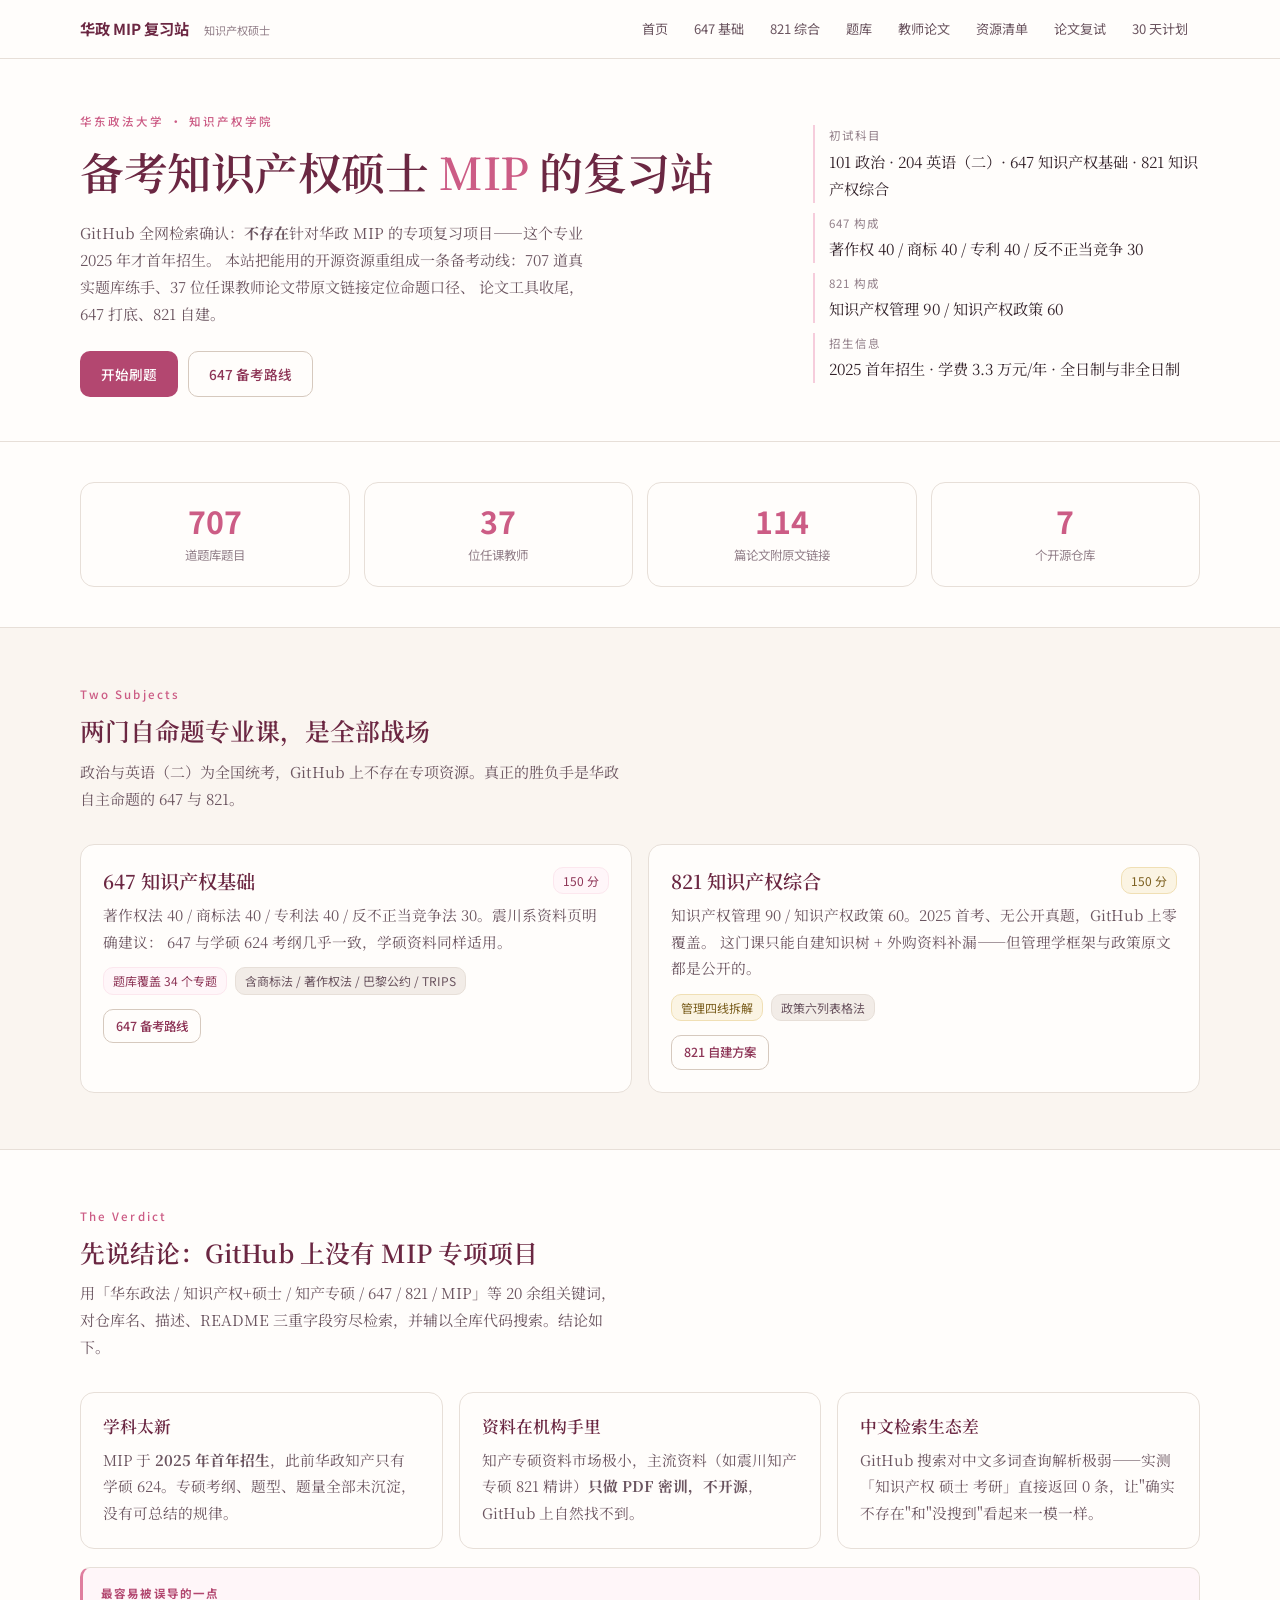
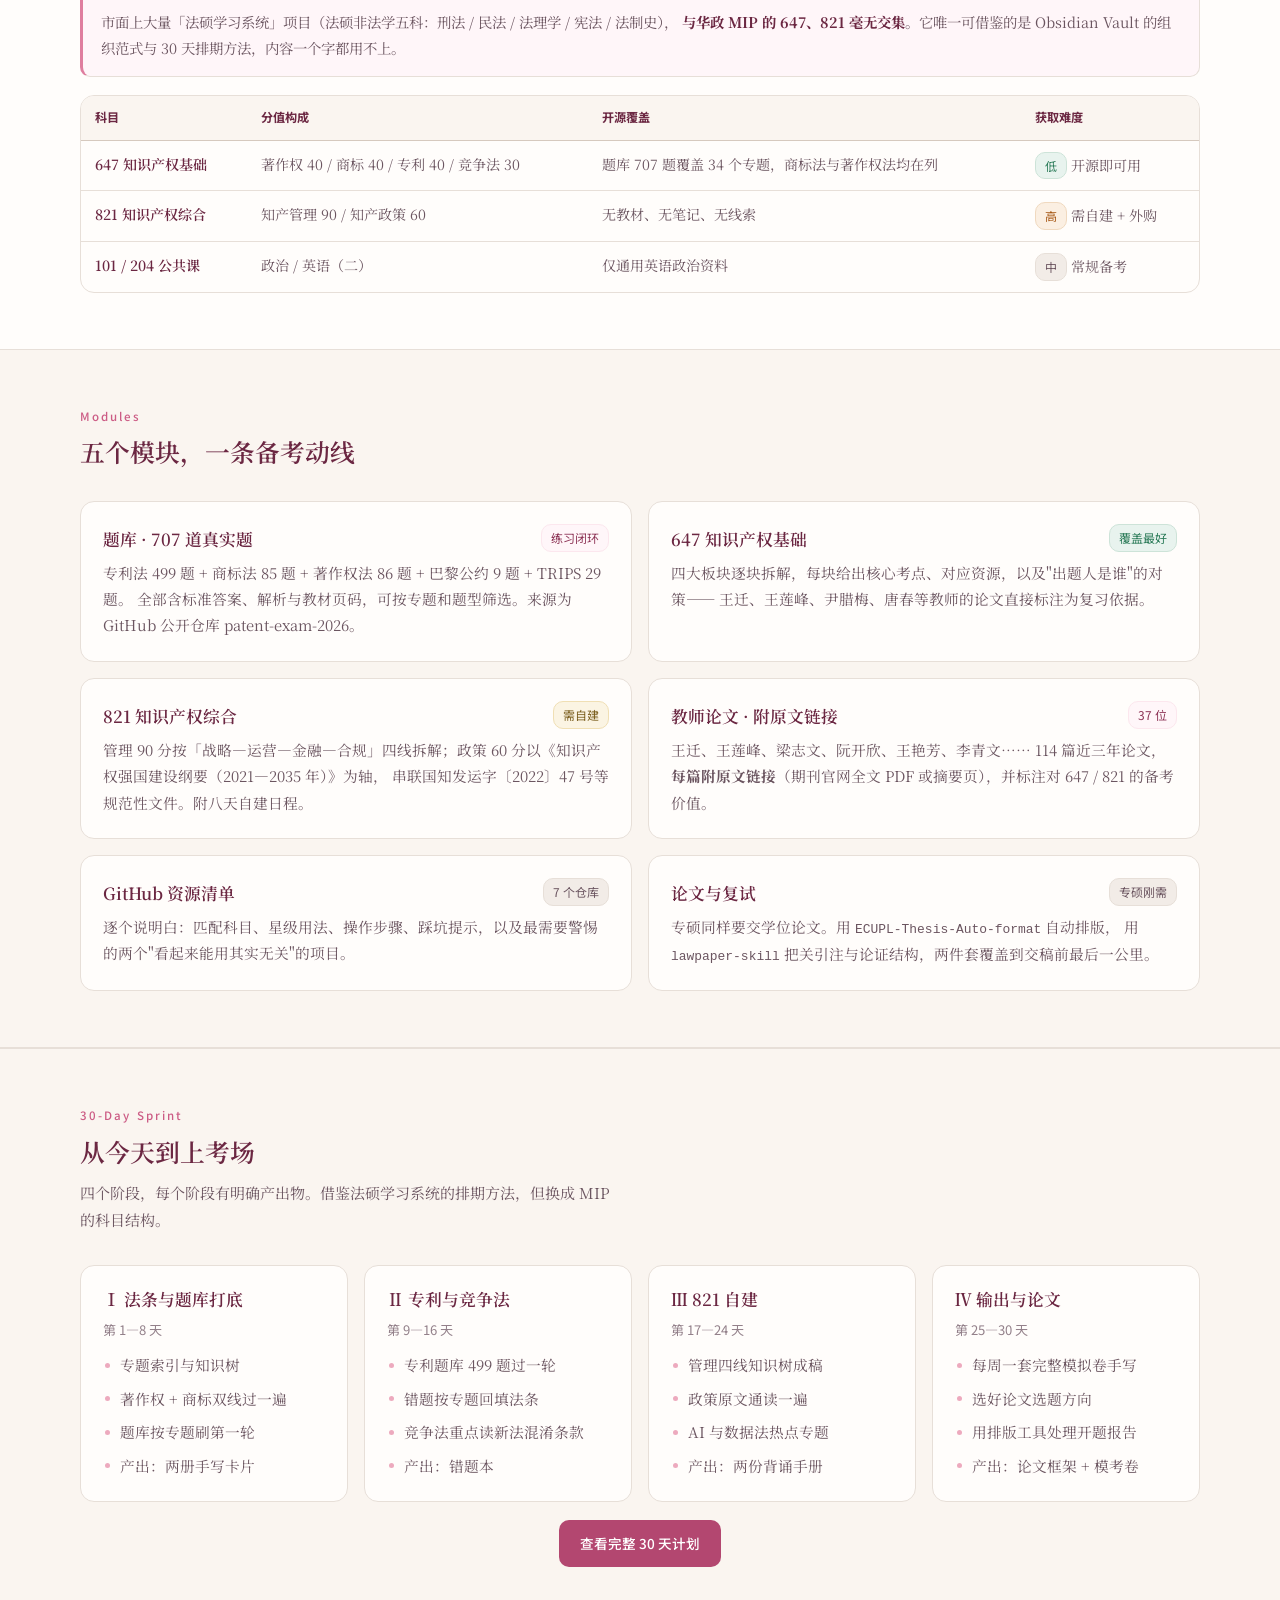
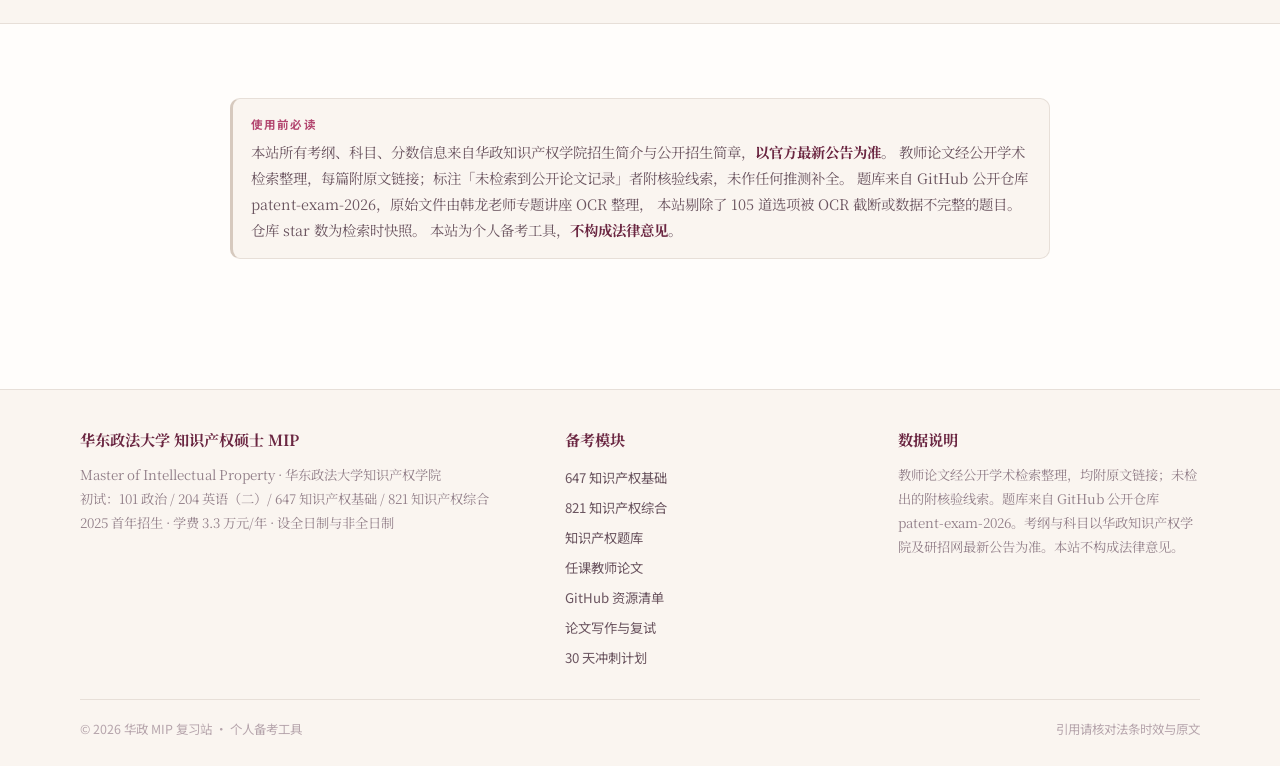
<file: index.html>
<!DOCTYPE html>
<html lang="zh-CN">
<head>
<meta charset="UTF-8">
<meta name="viewport" content="width=device-width, initial-scale=1.0">
<title>华政 MIP 复习站 · 华东政法大学知识产权硕士</title>
<meta name="description" content="华东政法大学知识产权硕士 MIP 备考复习站：647 知识产权基础、821 知识产权综合、707 道知识产权题库、37 位任课教师论文（含原文链接）、GitHub 资源清单与 30 天冲刺计划。">
<link rel="stylesheet" href="assets/style.css">
<link rel="icon" href="data:image/svg+xml,<svg xmlns='http://www.w3.org/2000/svg' viewBox='0 0 24 24'><text y='19' font-size='18'>📘</text></svg>">
</head>
<body>

<header class="nav">
  <div class="wrap nav-inner" data-nav data-base="./"></div>
</header>

<section class="hero">
  <div class="wrap hero-inner">
    <div>
      <span class="eyebrow">华东政法大学 · 知识产权学院</span>
      <h1>备考知识产权硕士 <em>MIP</em> 的复习站</h1>
      <p class="lede">
        GitHub 全网检索确认：<strong>不存在</strong>针对华政 MIP 的专项复习项目——这个专业 2025 年才首年招生。
        本站把能用的开源资源重组成一条备考动线：707 道真实题库练手、37 位任课教师论文带原文链接定位命题口径、
        论文工具收尾，647 打底、821 自建。
      </p>
      <div class="hero-actions">
        <a class="btn btn-primary" href="pages/quiz.html">开始刷题</a>
        <a class="btn btn-ghost" href="pages/647.html">647 备考路线</a>
      </div>
    </div>
    <dl class="hero-side">
      <div class="hero-fact"><dt>初试科目</dt><dd>101 政治 · 204 英语（二）· 647 知识产权基础 · 821 知识产权综合</dd></div>
      <div class="hero-fact"><dt>647 构成</dt><dd>著作权 40 / 商标 40 / 专利 40 / 反不正当竞争 30</dd></div>
      <div class="hero-fact"><dt>821 构成</dt><dd>知识产权管理 90 / 知识产权政策 60</dd></div>
      <div class="hero-fact"><dt>招生信息</dt><dd>2025 首年招生 · 学费 3.3 万元/年 · 全日制与非全日制</dd></div>
    </dl>
  </div>
</section>

<section style="padding:40px 0">
  <div class="wrap">
    <div class="stat-row">
      <div class="stat-box"><div class="stat-num" data-count="707">0</div><div class="stat-label">道题库题目</div></div>
      <div class="stat-box"><div class="stat-num" data-count="37">0</div><div class="stat-label">位任课教师</div></div>
      <div class="stat-box"><div class="stat-num" data-count="114">0</div><div class="stat-label">篇论文附原文链接</div></div>
      <div class="stat-box"><div class="stat-num" data-count="7">0</div><div class="stat-label">个开源仓库</div></div>
    </div>
  </div>
</section>

<section class="band">
  <div class="wrap">
    <div class="sec-head">
      <span class="eyebrow">Two Subjects</span>
      <h2>两门自命题专业课，是全部战场</h2>
      <p>政治与英语（二）为全国统考，GitHub 上不存在专项资源。真正的胜负手是华政自主命题的 647 与 821。</p>
    </div>

    <div class="grid g2">
      <div class="card">
        <div class="flex-between" style="margin-bottom:8px">
          <h3 style="font-size:1.2rem;margin:0">647 知识产权基础</h3>
          <span class="chip">150 分</span>
        </div>
        <p style="margin-bottom:12px">
          著作权法 40 / 商标法 40 / 专利法 40 / 反不正当竞争法 30。震川系资料页明确建议：
          647 与学硕 624 考纲几乎一致，学硕资料同样适用。
        </p>
        <div class="pill-row" style="margin-bottom:14px">
          <span class="chip">题库覆盖 34 个专题</span>
          <span class="chip plain">含商标法 / 著作权法 / 巴黎公约 / TRIPS</span>
        </div>
        <a class="btn btn-ghost btn-sm" href="pages/647.html">647 备考路线</a>
      </div>

      <div class="card">
        <div class="flex-between" style="margin-bottom:8px">
          <h3 style="font-size:1.2rem;margin:0">821 知识产权综合</h3>
          <span class="chip gold">150 分</span>
        </div>
        <p style="margin-bottom:12px">
          知识产权管理 90 / 知识产权政策 60。2025 首考、无公开真题，GitHub 上零覆盖。
          这门课只能自建知识树 + 外购资料补漏——但管理学框架与政策原文都是公开的。
        </p>
        <div class="pill-row" style="margin-bottom:14px">
          <span class="chip gold">管理四线拆解</span>
          <span class="chip plain">政策六列表格法</span>
        </div>
        <a class="btn btn-ghost btn-sm" href="pages/821.html">821 自建方案</a>
      </div>
    </div>
  </div>
</section>

<section>
  <div class="wrap">
    <div class="sec-head">
      <span class="eyebrow">The Verdict</span>
      <h2>先说结论：GitHub 上没有 MIP 专项项目</h2>
      <p>用「华东政法 / 知识产权+硕士 / 知产专硕 / 647 / 821 / MIP」等 20 余组关键词，
        对仓库名、描述、README 三重字段穷尽检索，并辅以全库代码搜索。结论如下。</p>
    </div>

    <div class="grid g3 mb">
      <div class="card">
        <h3>学科太新</h3>
        <p>MIP 于 <strong>2025 年首年招生</strong>，此前华政知产只有学硕 624。专硕考纲、题型、题量全部未沉淀，没有可总结的规律。</p>
      </div>
      <div class="card">
        <h3>资料在机构手里</h3>
        <p>知产专硕资料市场极小，主流资料（如震川知产专硕 821 精讲）<strong>只做 PDF 密训，不开源</strong>，GitHub 上自然找不到。</p>
      </div>
      <div class="card">
        <h3>中文检索生态差</h3>
        <p>GitHub 搜索对中文多词查询解析极弱——实测「知识产权 硕士 考研」直接返回 0 条，让"确实不存在"和"没搜到"看起来一模一样。</p>
      </div>
    </div>

    <div class="note warn">
      <span class="nt">最容易被误导的一点</span>
      市面上大量「法硕学习系统」项目（法硕非法学五科：刑法 / 民法 / 法理学 / 宪法 / 法制史），
      <strong>与华政 MIP 的 647、821 毫无交集</strong>。它唯一可借鉴的是 Obsidian Vault 的组织范式与 30 天排期方法，内容一个字都用不上。
    </div>

    <div class="table-wrap">
      <table>
        <thead>
          <tr><th>科目</th><th>分值构成</th><th>开源覆盖</th><th>获取难度</th></tr>
        </thead>
        <tbody>
          <tr>
            <td><strong>647 知识产权基础</strong></td>
            <td>著作权 40 / 商标 40 / 专利 40 / 竞争法 30</td>
            <td>题库 707 题覆盖 34 个专题，商标法与著作权法均在列</td>
            <td><span class="chip ok">低</span> 开源即可用</td>
          </tr>
          <tr>
            <td><strong>821 知识产权综合</strong></td>
            <td>知产管理 90 / 知产政策 60</td>
            <td>无教材、无笔记、无线索</td>
            <td><span class="chip warn">高</span> 需自建 + 外购</td>
          </tr>
          <tr>
            <td><strong>101 / 204 公共课</strong></td>
            <td>政治 / 英语（二）</td>
            <td>仅通用英语政治资料</td>
            <td><span class="chip plain">中</span> 常规备考</td>
          </tr>
        </tbody>
      </table>
    </div>
  </div>
</section>

<section class="band">
  <div class="wrap">
    <div class="sec-head">
      <span class="eyebrow">Modules</span>
      <h2>五个模块，一条备考动线</h2>
    </div>

    <div class="grid g2">
      <a class="card" href="pages/quiz.html" style="text-decoration:none">
        <div class="flex-between" style="margin-bottom:8px">
          <h3 style="margin:0">题库 · 707 道真实题</h3>
          <span class="chip">练习闭环</span>
        </div>
        <p>专利法 499 题 + 商标法 85 题 + 著作权法 86 题 + 巴黎公约 9 题 + TRIPS 29 题。
          全部含标准答案、解析与教材页码，可按专题和题型筛选。来源为 GitHub 公开仓库 patent-exam-2026。</p>
      </a>

      <a class="card" href="pages/647.html" style="text-decoration:none">
        <div class="flex-between" style="margin-bottom:8px">
          <h3 style="margin:0">647 知识产权基础</h3>
          <span class="chip ok">覆盖最好</span>
        </div>
        <p>四大板块逐块拆解，每块给出核心考点、对应资源，以及"出题人是谁"的对策——
          王迁、王莲峰、尹腊梅、唐春等教师的论文直接标注为复习依据。</p>
      </a>

      <a class="card" href="pages/821.html" style="text-decoration:none">
        <div class="flex-between" style="margin-bottom:8px">
          <h3 style="margin:0">821 知识产权综合</h3>
          <span class="chip gold">需自建</span>
        </div>
        <p>管理 90 分按「战略—运营—金融—合规」四线拆解；政策 60 分以《知识产权强国建设纲要（2021—2035 年）》为轴，
          串联国知发运字〔2022〕47 号等规范性文件。附八天自建日程。</p>
      </a>

      <a class="card" href="pages/faculty.html" style="text-decoration:none">
        <div class="flex-between" style="margin-bottom:8px">
          <h3 style="margin:0">教师论文 · 附原文链接</h3>
          <span class="chip">37 位</span>
        </div>
        <p>王迁、王莲峰、梁志文、阮开欣、王艳芳、李青文…… 114 篇近三年论文，
          <strong>每篇附原文链接</strong>（期刊官网全文 PDF 或摘要页），并标注对 647 / 821 的备考价值。</p>
      </a>

      <a class="card" href="pages/resources.html" style="text-decoration:none">
        <div class="flex-between" style="margin-bottom:8px">
          <h3 style="margin:0">GitHub 资源清单</h3>
          <span class="chip plain">7 个仓库</span>
        </div>
        <p>逐个说明白：匹配科目、星级用法、操作步骤、踩坑提示，以及最需要警惕的两个"看起来能用其实无关"的项目。</p>
      </a>

      <a class="card" href="pages/writing.html" style="text-decoration:none">
        <div class="flex-between" style="margin-bottom:8px">
          <h3 style="margin:0">论文与复试</h3>
          <span class="chip plain">专硕刚需</span>
        </div>
        <p>专硕同样要交学位论文。用 <code>ECUPL-Thesis-Auto-format</code> 自动排版，
          用 <code>lawpaper-skill</code> 把关引注与论证结构，两件套覆盖到交稿前最后一公里。</p>
      </a>
    </div>
  </div>
</section>

<section class="band">
  <div class="wrap">
    <div class="sec-head">
      <span class="eyebrow">30-Day Sprint</span>
      <h2>从今天到上考场</h2>
      <p>四个阶段，每个阶段有明确产出物。借鉴法硕学习系统的排期方法，但换成 MIP 的科目结构。</p>
    </div>

    <div class="grid g4">
      <div class="card">
        <h3>Ⅰ 法条与题库打底</h3>
        <div class="source-note" style="margin-bottom:10px">第 1—8 天</div>
        <ul class="bullets">
          <li>专题索引与知识树</li>
          <li>著作权 + 商标双线过一遍</li>
          <li>题库按专题刷第一轮</li>
          <li>产出：两册手写卡片</li>
        </ul>
      </div>
      <div class="card">
        <h3>Ⅱ 专利与竞争法</h3>
        <div class="source-note" style="margin-bottom:10px">第 9—16 天</div>
        <ul class="bullets">
          <li>专利题库 499 题过一轮</li>
          <li>错题按专题回填法条</li>
          <li>竞争法重点读新法混淆条款</li>
          <li>产出：错题本</li>
        </ul>
      </div>
      <div class="card">
        <h3>Ⅲ 821 自建</h3>
        <div class="source-note" style="margin-bottom:10px">第 17—24 天</div>
        <ul class="bullets">
          <li>管理四线知识树成稿</li>
          <li>政策原文通读一遍</li>
          <li>AI 与数据法热点专题</li>
          <li>产出：两份背诵手册</li>
        </ul>
      </div>
      <div class="card">
        <h3>Ⅳ 输出与论文</h3>
        <div class="source-note" style="margin-bottom:10px">第 25—30 天</div>
        <ul class="bullets">
          <li>每周一套完整模拟卷手写</li>
          <li>选好论文选题方向</li>
          <li>用排版工具处理开题报告</li>
          <li>产出：论文框架 + 模考卷</li>
        </ul>
      </div>
    </div>

    <div class="pill-row mt" style="justify-content:center">
      <a class="btn btn-primary" href="pages/plan.html">查看完整 30 天计划</a>
    </div>
  </div>
</section>

<section>
  <div class="wrap-narrow">
    <div class="note plain">
      <span class="nt">使用前必读</span>
      本站所有考纲、科目、分数信息来自华政知识产权学院招生简介与公开招生简章，<strong>以官方最新公告为准</strong>。
      教师论文经公开学术检索整理，每篇附原文链接；标注「未检索到公开论文记录」者附核验线索，未作任何推测补全。
      题库来自 GitHub 公开仓库 patent-exam-2026，原始文件由韩龙老师专题讲座 OCR 整理，
      本站剔除了 105 道选项被 OCR 截断或数据不完整的题目。仓库 star 数为检索时快照。
      本站为个人备考工具，<strong>不构成法律意见</strong>。
    </div>
  </div>
</section>

<footer class="footer">
  <div class="wrap" data-footer></div>
</footer>

<script src="assets/data.js"></script>
<script src="assets/main.js"></script>
</body>
</html>
</file>
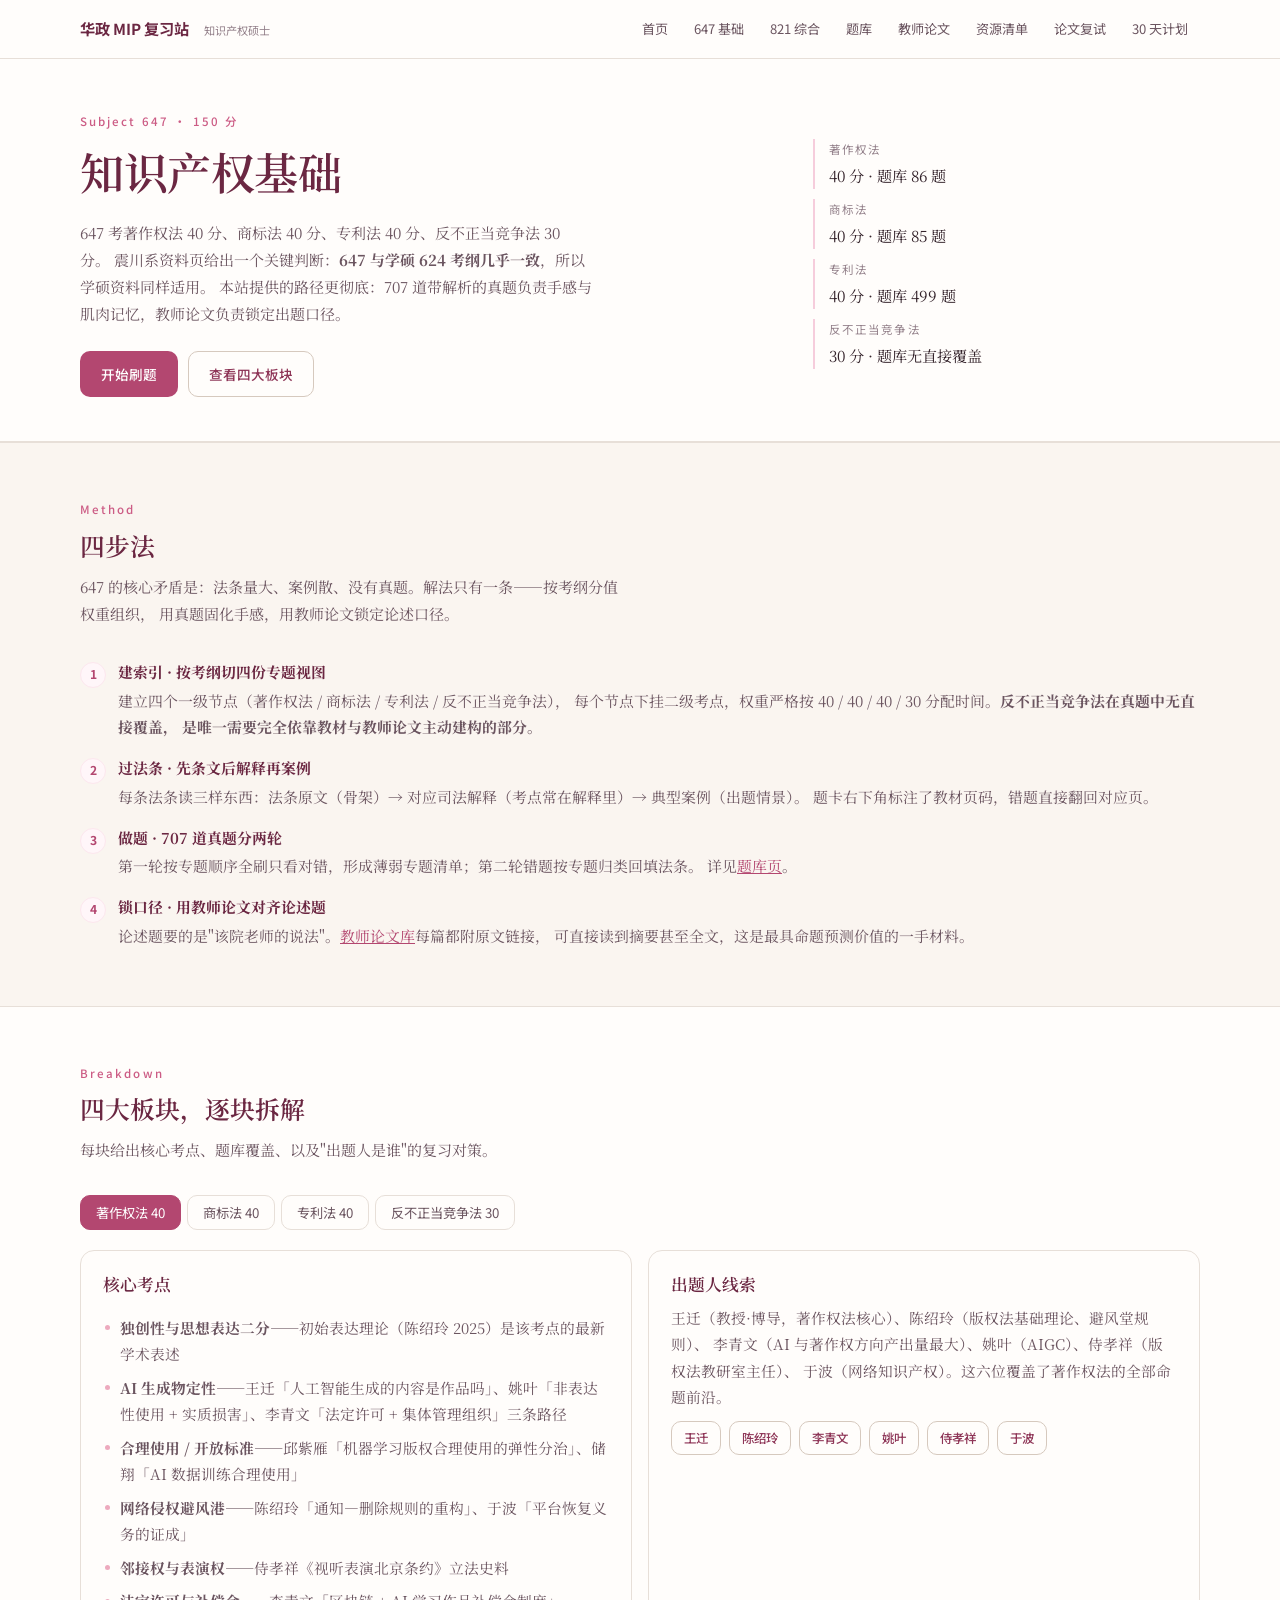
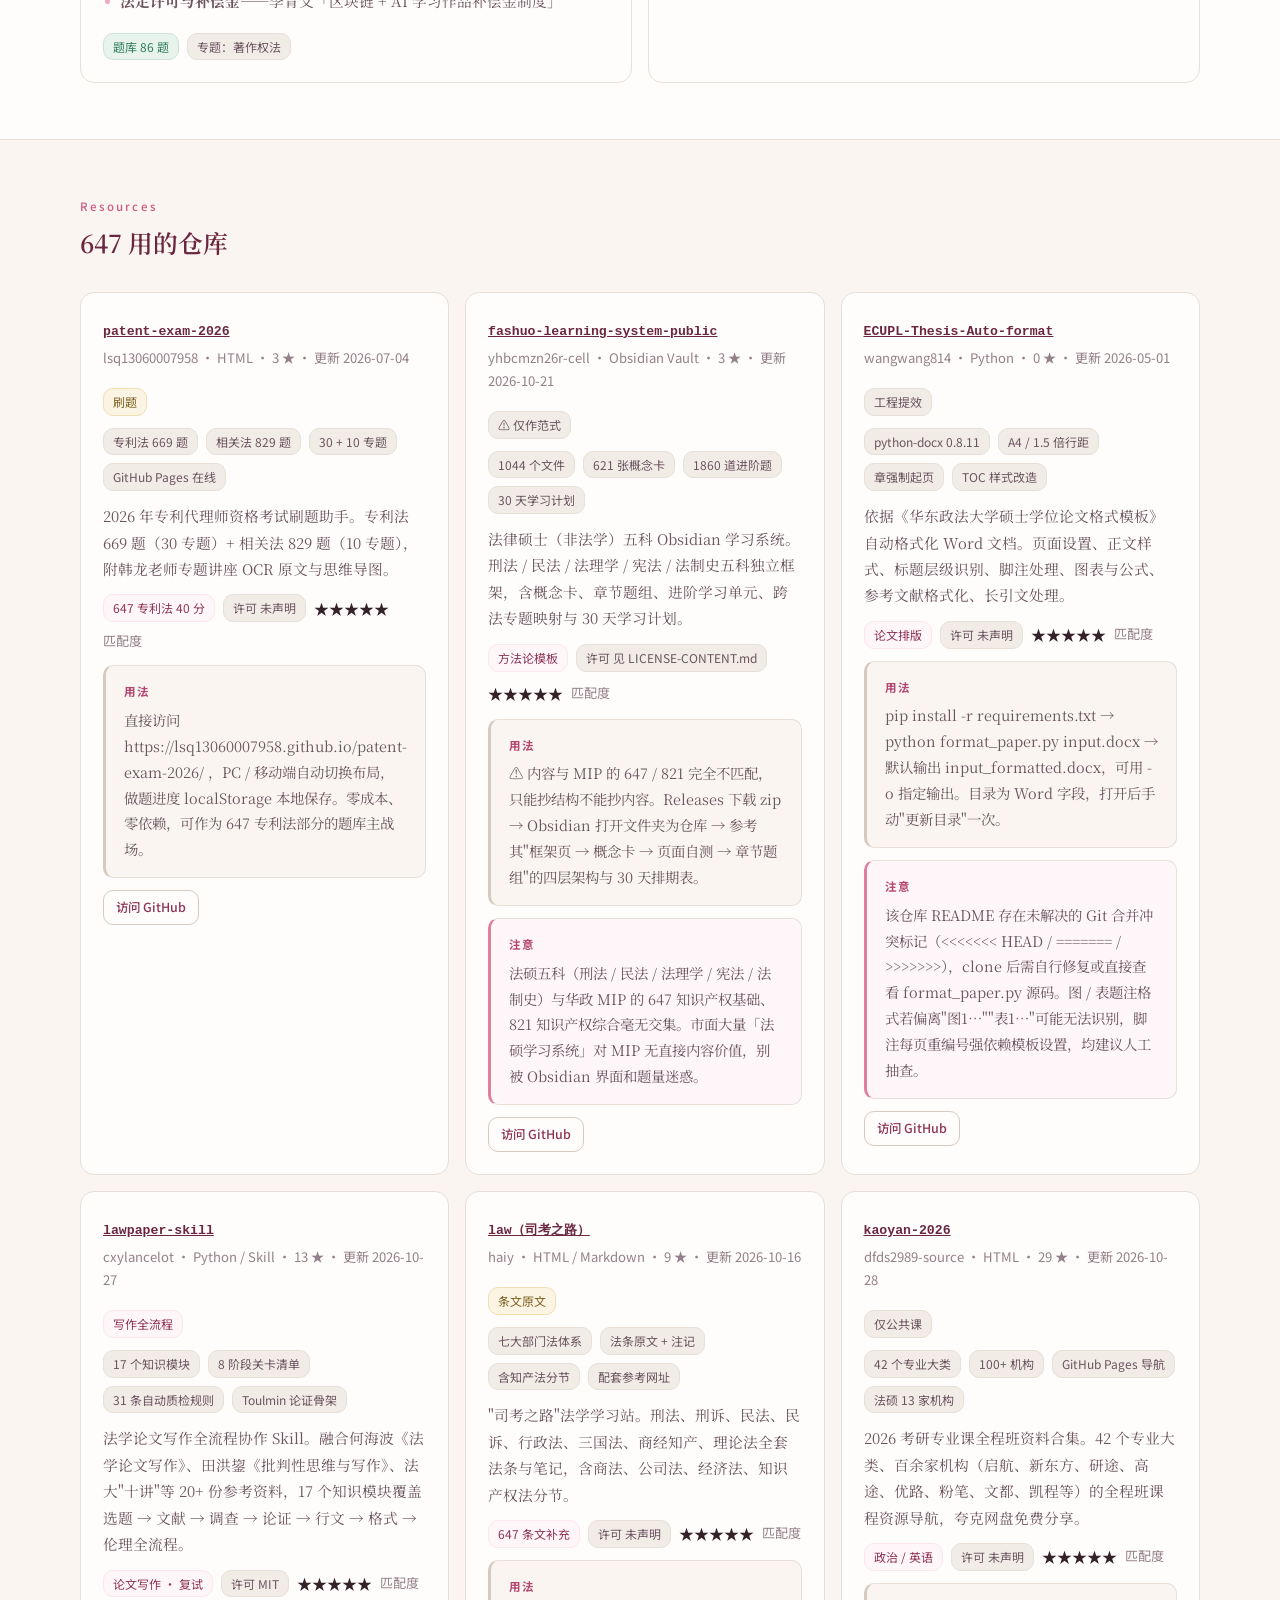
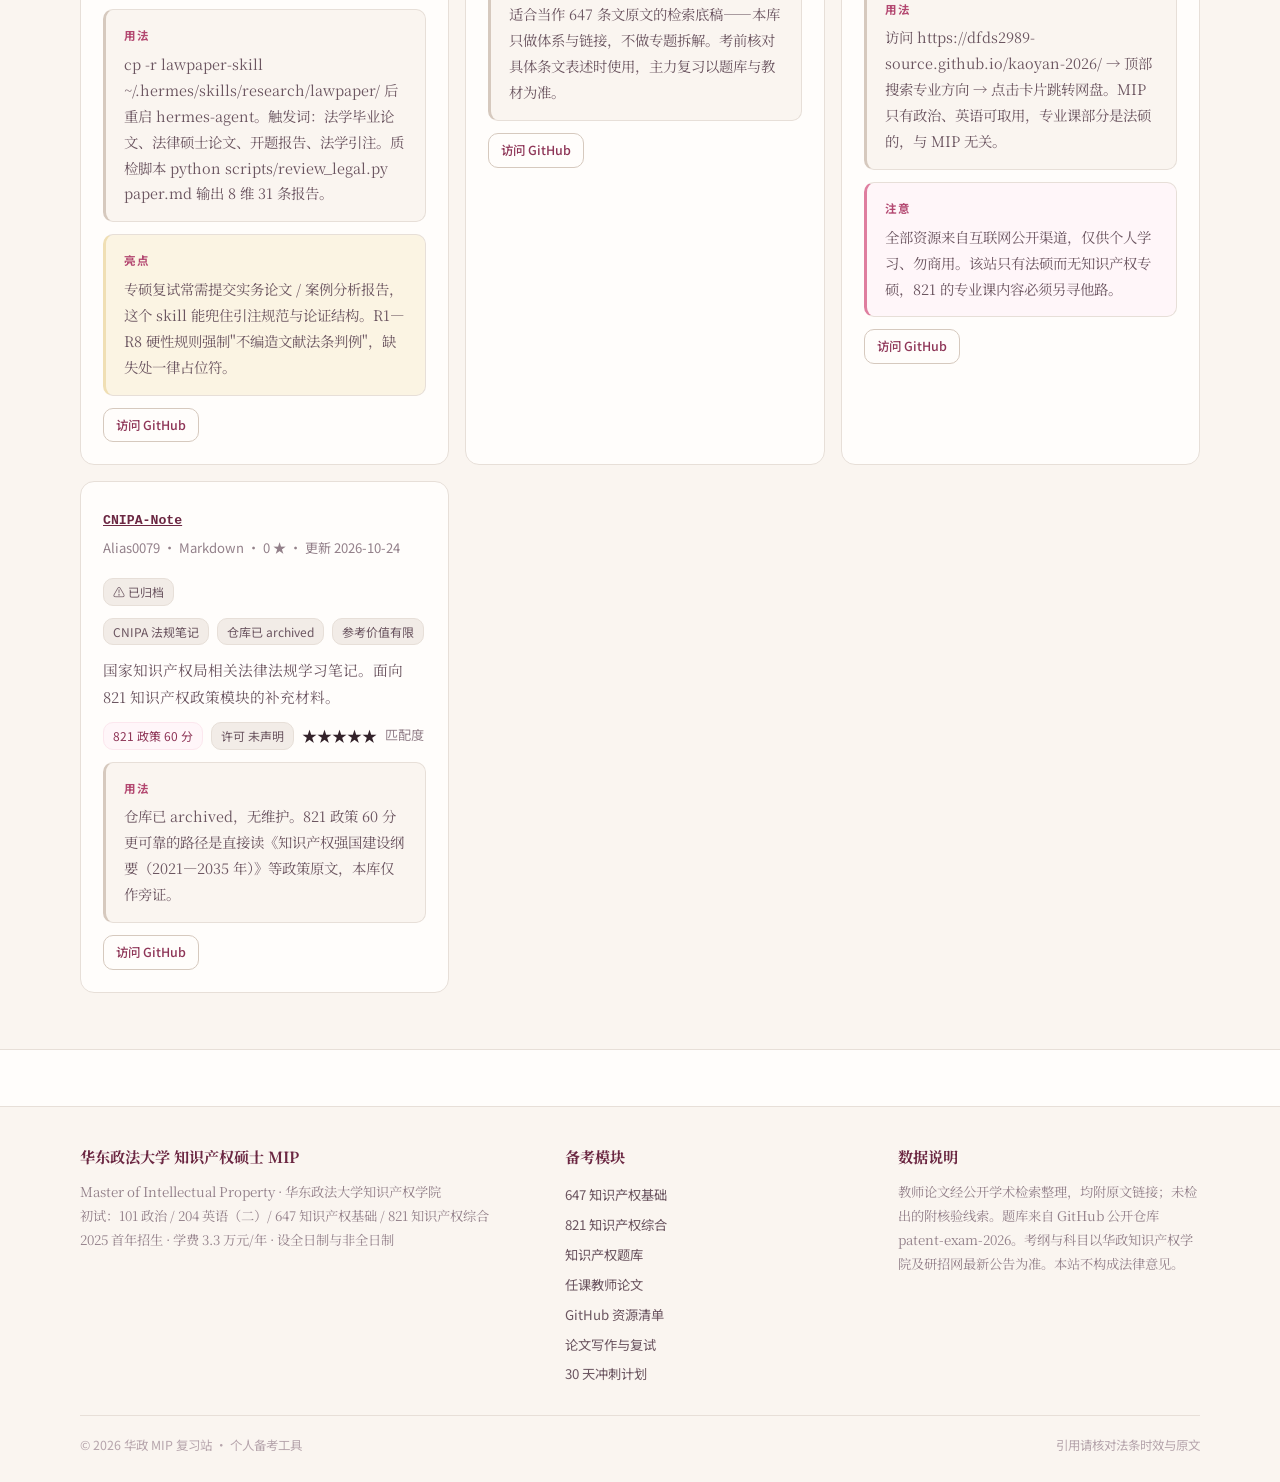
<file: pages/647.html>
<!DOCTYPE html>
<html lang="zh-CN">
<head>
<meta charset="UTF-8">
<meta name="viewport" content="width=device-width, initial-scale=1.0">
<title>647 知识产权基础 · 华政 MIP 复习站</title>
<link rel="stylesheet" href="../assets/style.css">
<link rel="icon" href="data:image/svg+xml,<svg xmlns='http://www.w3.org/2000/svg' viewBox='0 0 24 24'><text y='19' font-size='18'>📘</text></svg>">
</head>
<body>

<header class="nav">
  <div class="wrap nav-inner" data-nav data-base="../"></div>
</header>

<section class="hero">
  <div class="wrap hero-inner">
    <div>
      <span class="eyebrow">Subject 647 · 150 分</span>
      <h1>知识产权基础</h1>
      <p class="lede">
        647 考著作权法 40 分、商标法 40 分、专利法 40 分、反不正当竞争法 30 分。
        震川系资料页给出一个关键判断：<strong>647 与学硕 624 考纲几乎一致</strong>，所以学硕资料同样适用。
        本站提供的路径更彻底：707 道带解析的真题负责手感与肌肉记忆，教师论文负责锁定出题口径。
      </p>
      <div class="hero-actions">
        <a class="btn btn-primary" href="quiz.html">开始刷题</a>
        <a class="btn btn-ghost" href="#blocks">查看四大板块</a>
      </div>
    </div>
    <dl class="hero-side">
      <div class="hero-fact"><dt>著作权法</dt><dd>40 分 · 题库 86 题</dd></div>
      <div class="hero-fact"><dt>商标法</dt><dd>40 分 · 题库 85 题</dd></div>
      <div class="hero-fact"><dt>专利法</dt><dd>40 分 · 题库 499 题</dd></div>
      <div class="hero-fact"><dt>反不正当竞争法</dt><dd>30 分 · 题库无直接覆盖</dd></div>
    </dl>
  </div>
</section>

<section class="band">
  <div class="wrap">
    <div class="sec-head">
      <span class="eyebrow">Method</span>
      <h2>四步法</h2>
      <p>647 的核心矛盾是：法条量大、案例散、没有真题。解法只有一条——按考纲分值权重组织，
        用真题固化手感，用教师论文锁定论述口径。</p>
    </div>

    <ol class="steps">
      <li><div><b>建索引 · 按考纲切四份专题视图</b>
        建立四个一级节点（著作权法 / 商标法 / 专利法 / 反不正当竞争法），
        每个节点下挂二级考点，权重严格按 40 / 40 / 40 / 30 分配时间。<strong>反不正当竞争法在真题中无直接覆盖，
        是唯一需要完全依靠教材与教师论文主动建构的部分。</strong></div></li>
      <li><div><b>过法条 · 先条文后解释再案例</b>
        每条法条读三样东西：法条原文（骨架）→ 对应司法解释（考点常在解释里）→ 典型案例（出题情景）。
        题卡右下角标注了教材页码，错题直接翻回对应页。</div></li>
      <li><div><b>做题 · 707 道真题分两轮</b>
        第一轮按专题顺序全刷只看对错，形成薄弱专题清单；第二轮错题按专题归类回填法条。
        详见<a href="quiz.html">题库页</a>。</div></li>
      <li><div><b>锁口径 · 用教师论文对齐论述题</b>
        论述题要的是"该院老师的说法"。<a href="faculty.html">教师论文库</a>每篇都附原文链接，
        可直接读到摘要甚至全文，这是最具命题预测价值的一手材料。</div></li>
    </ol>
  </div>
</section>

<section id="blocks">
  <div class="wrap">
    <div class="sec-head">
      <span class="eyebrow">Breakdown</span>
      <h2>四大板块，逐块拆解</h2>
      <p>每块给出核心考点、题库覆盖、以及"出题人是谁"的复习对策。</p>
    </div>

    <div class="tabs">
      <button class="tab on">著作权法 40</button>
      <button class="tab">商标法 40</button>
      <button class="tab">专利法 40</button>
      <button class="tab">反不正当竞争法 30</button>
    </div>

    <div class="tab-panel on">
      <div class="grid g2">
        <div class="card">
          <h3>核心考点</h3>
          <ul class="bullets mt">
            <li><strong>独创性与思想表达二分</strong>——初始表达理论（陈绍玲 2025）是该考点的最新学术表述</li>
            <li><strong>AI 生成物定性</strong>——王迁「人工智能生成的内容是作品吗」、姚叶「非表达性使用 + 实质损害」、李青文「法定许可 + 集体管理组织」三条路径</li>
            <li><strong>合理使用 / 开放标准</strong>——邱紫雁「机器学习版权合理使用的弹性分治」、储翔「AI 数据训练合理使用」</li>
            <li><strong>网络侵权避风港</strong>——陈绍玲「通知—删除规则的重构」、于波「平台恢复义务的证成」</li>
            <li><strong>邻接权与表演权</strong>——侍孝祥《视听表演北京条约》立法史料</li>
            <li><strong>法定许可与补偿金</strong>——李青文「区块链 + AI 学习作品补偿金制度」</li>
          </ul>
          <div class="pill-row mt">
            <span class="chip ok">题库 86 题</span>
            <span class="chip plain">专题：著作权法</span>
          </div>
        </div>
        <div class="card">
          <h3>出题人线索</h3>
          <p style="margin-bottom:10px">王迁（教授·博导，著作权法核心）、陈绍玲（版权法基础理论、避风堂规则）、
            李青文（AI 与著作权方向产出量最大）、姚叶（AIGC）、侍孝祥（版权法教研室主任）、
            于波（网络知识产权）。这六位覆盖了著作权法的全部命题前沿。</p>
          <div class="pill-row">
            <a class="btn btn-ghost btn-sm" href="faculty.html#王迁">王迁</a>
            <a class="btn btn-ghost btn-sm" href="faculty.html#陈绍玲">陈绍玲</a>
            <a class="btn btn-ghost btn-sm" href="faculty.html#李青文">李青文</a>
            <a class="btn btn-ghost btn-sm" href="faculty.html#姚叶">姚叶</a>
            <a class="btn btn-ghost btn-sm" href="faculty.html#侍孝祥">侍孝祥</a>
            <a class="btn btn-ghost btn-sm" href="faculty.html#于波">于波</a>
          </div>
        </div>
      </div>
    </div>

    <div class="tab-panel">
      <div class="grid g2">
        <div class="card">
          <h3>核心考点</h3>
          <ul class="bullets mt">
            <li><strong>2025 新《商标法》修订热点</strong>——王莲峰三篇论文构成第一梯队解读</li>
            <li><strong>注册商标使用义务</strong>——王莲峰「论注册商标使用义务规范的体系化构建」</li>
            <li><strong>商标性使用要件</strong>——李昊「行为与效果二分」的商标使用判断法</li>
            <li><strong>印制侵权两分法</strong>——尹腊梅《论商标印制侵权的法律适用》，第 57 条第 4 款与第 6 款，最精细考点</li>
            <li><strong>驰名商标淡化抗辩</strong>——王太平</li>
            <li><strong>恶意诉讼与恶意注册</strong>——王莲峰「商标恶意诉讼的范围识别」、谢宜璋「恶意提起知识产权诉讼的认定与规制」（141 份裁判文书样本）</li>
            <li><strong>转让不破许可</strong>——董春华「知识产权转让不破许可的规制模式及中国选择」</li>
          </ul>
          <div class="pill-row mt">
            <span class="chip ok">题库 85 题</span>
            <span class="chip plain">专题：商标法</span>
          </div>
        </div>
        <div class="card">
          <h3>出题人线索</h3>
          <p style="margin-bottom:10px">王莲峰（商标法研究所所长）、尹腊梅（商标侵权判定与行刑衔接）、王太平（方法论）、
            董春华（许可转让）、李昊（涉外定牌加工）、龙文懋（商标信用功能）、王艳芳（混淆行为定位）。</p>
          <div class="pill-row">
            <a class="btn btn-ghost btn-sm" href="faculty.html#王莲峰">王莲峰</a>
            <a class="btn btn-ghost btn-sm" href="faculty.html#尹腊梅">尹腊梅</a>
            <a class="btn btn-ghost btn-sm" href="faculty.html#王太平">王太平</a>
            <a class="btn btn-ghost btn-sm" href="faculty.html#董春华">董春华</a>
            <a class="btn btn-ghost btn-sm" href="faculty.html#李昊">李昊</a>
          </div>
        </div>
      </div>
    </div>

    <div class="tab-panel">
      <div class="grid g2">
        <div class="card">
          <h3>核心考点</h3>
          <ul class="bullets mt">
            <li><strong>专利检索实务</strong>——唐春《人工智能专利的多层次框架式检索研究》，MIP 课程明确设了「知识产权检索」</li>
            <li><strong>SEP 与禁令</strong>——唐春「标准必要专利禁令限制」、阮开欣「涉外知识产权诉讼管辖权的地域限制」</li>
            <li><strong>FRAND 费率分摊</strong>——唐春「创新视角下标准必要专利许可费分摊方法探析」</li>
            <li><strong>创造性判断</strong>——黄国群「基于发明构思的创造性类别化判断研究」</li>
            <li><strong>专利权属与职务发明</strong>——黄武双「离职员工利用原单位技术秘密所申请专利的归属研究」</li>
            <li><strong>发明人制度与 AI</strong>——李青文「人工智能对发明人制度的挑战及应对策略」</li>
            <li><strong>专利开放许可新制</strong>——储翔《专利开放许可平台运营模式探讨》，冷门加分点</li>
            <li><strong>专利质量治理</strong>——周璐「审查员授权倾向收紧对专利无效程序准度的影响」</li>
          </ul>
          <div class="pill-row mt">
            <span class="chip ok">题库 499 题 · 30 专题</span>
          </div>
        </div>
        <div class="card">
          <h3>出题人线索</h3>
          <p style="margin-bottom:10px">唐春（法律硕士知产方向导师组组长）、黄武双（知产基本理论与管理）、
            黄国群（创造性判断）、阮开欣（国际专利诉讼）、周璐（专利质量）、储翔（开放许可）。</p>
          <div class="pill-row">
            <a class="btn btn-ghost btn-sm" href="faculty.html#唐春">唐春</a>
            <a class="btn btn-ghost btn-sm" href="faculty.html#黄武双">黄武双</a>
            <a class="btn btn-ghost btn-sm" href="faculty.html#黄国群">黄国群</a>
            <a class="btn btn-ghost btn-sm" href="faculty.html#阮开欣">阮开欣</a>
          </div>
        </div>
      </div>
    </div>

    <div class="tab-panel">
      <div class="grid g2">
        <div class="card">
          <h3>核心考点</h3>
          <ul class="bullets mt">
            <li><strong>混淆行为定位（2025 新法）</strong>——王艳芳《混淆行为的制度架构与法律定位》，也是竞争法 30 分的核心</li>
            <li><strong>商业秘密举证责任</strong>——王艳芳两篇（缺陷与重构、规范分析），可直接作答题引注</li>
            <li><strong>数据抓取规制</strong>——黄武双「行为区分视角下公开数据抓取的反不正当竞争法规制」</li>
            <li><strong>平台经济竞争法</strong>——兰磊六篇（自我优待、苹果税、相关市场界定、拒绝交易）</li>
            <li><strong>技术管理措施新规</strong>——司马航《论数据技术措施的法律定位和制度建构》（新法第 18 条）</li>
            <li><strong>商业秘密认定标准</strong>——龙文懋「从信用理念看商业秘密的认定标准」、梁志文「职工保密协议的效力」</li>
            <li><strong>知识产权刑事保护</strong>——于波「侵犯知识产权犯罪逐级回应制度」、张本勇「专利造假行为的刑法规制路径」</li>
            <li><strong>知识产权滥用与规制</strong>——张本勇「知识产权侵权诉讼信息披露令机制的构建」</li>
          </ul>
          <div class="pill-row mt">
            <span class="chip warn">题库无直接覆盖 · 需主动建构</span>
          </div>
        </div>
        <div class="card">
          <h3>出题人线索</h3>
          <p style="margin-bottom:10px">王艳芳（原最高法知产庭审判长，混淆行为与举证责任）、兰磊（平台竞争法）、
            储翔（竞争法与 AI）、司马航（技术措施）、黄武双（数据抓取）、张本勇（执行院长，刑事保护）。</p>
          <div class="pill-row">
            <a class="btn btn-ghost btn-sm" href="faculty.html#王艳芳">王艳芳</a>
            <a class="btn btn-ghost btn-sm" href="faculty.html#兰磊">兰磊</a>
            <a class="btn btn-ghost btn-sm" href="faculty.html#储翔">储翔</a>
            <a class="btn btn-ghost btn-sm" href="faculty.html#司马航">司马航</a>
            <a class="btn btn-ghost btn-sm" href="faculty.html#张本勇">张本勇</a>
          </div>
          <div class="note warn mt">
            <span class="nt">这 30 分的应对</span>
            题库无覆盖，只能靠教材 + 教师论文双线并进。建议按"法条 → 案例 → 争议观点"三层结构
            整理，竞争法本身是华政的传统优势学科。
          </div>
        </div>
      </div>
    </div>
  </div>
</section>

<section class="band">
  <div class="wrap">
    <div class="sec-head">
      <span class="eyebrow">Resources</span>
      <h2>647 用的仓库</h2>
    </div>
    <div class="grid g3" data-repos data-repos="patent-exam,sikao-law,cnipa-note"></div>
  </div>
</section>

<footer class="footer">
  <div class="wrap" data-footer></div>
</footer>

<script src="../assets/data.js"></script>
<script src="../assets/main.js"></script>
</body>
</html>
</file>
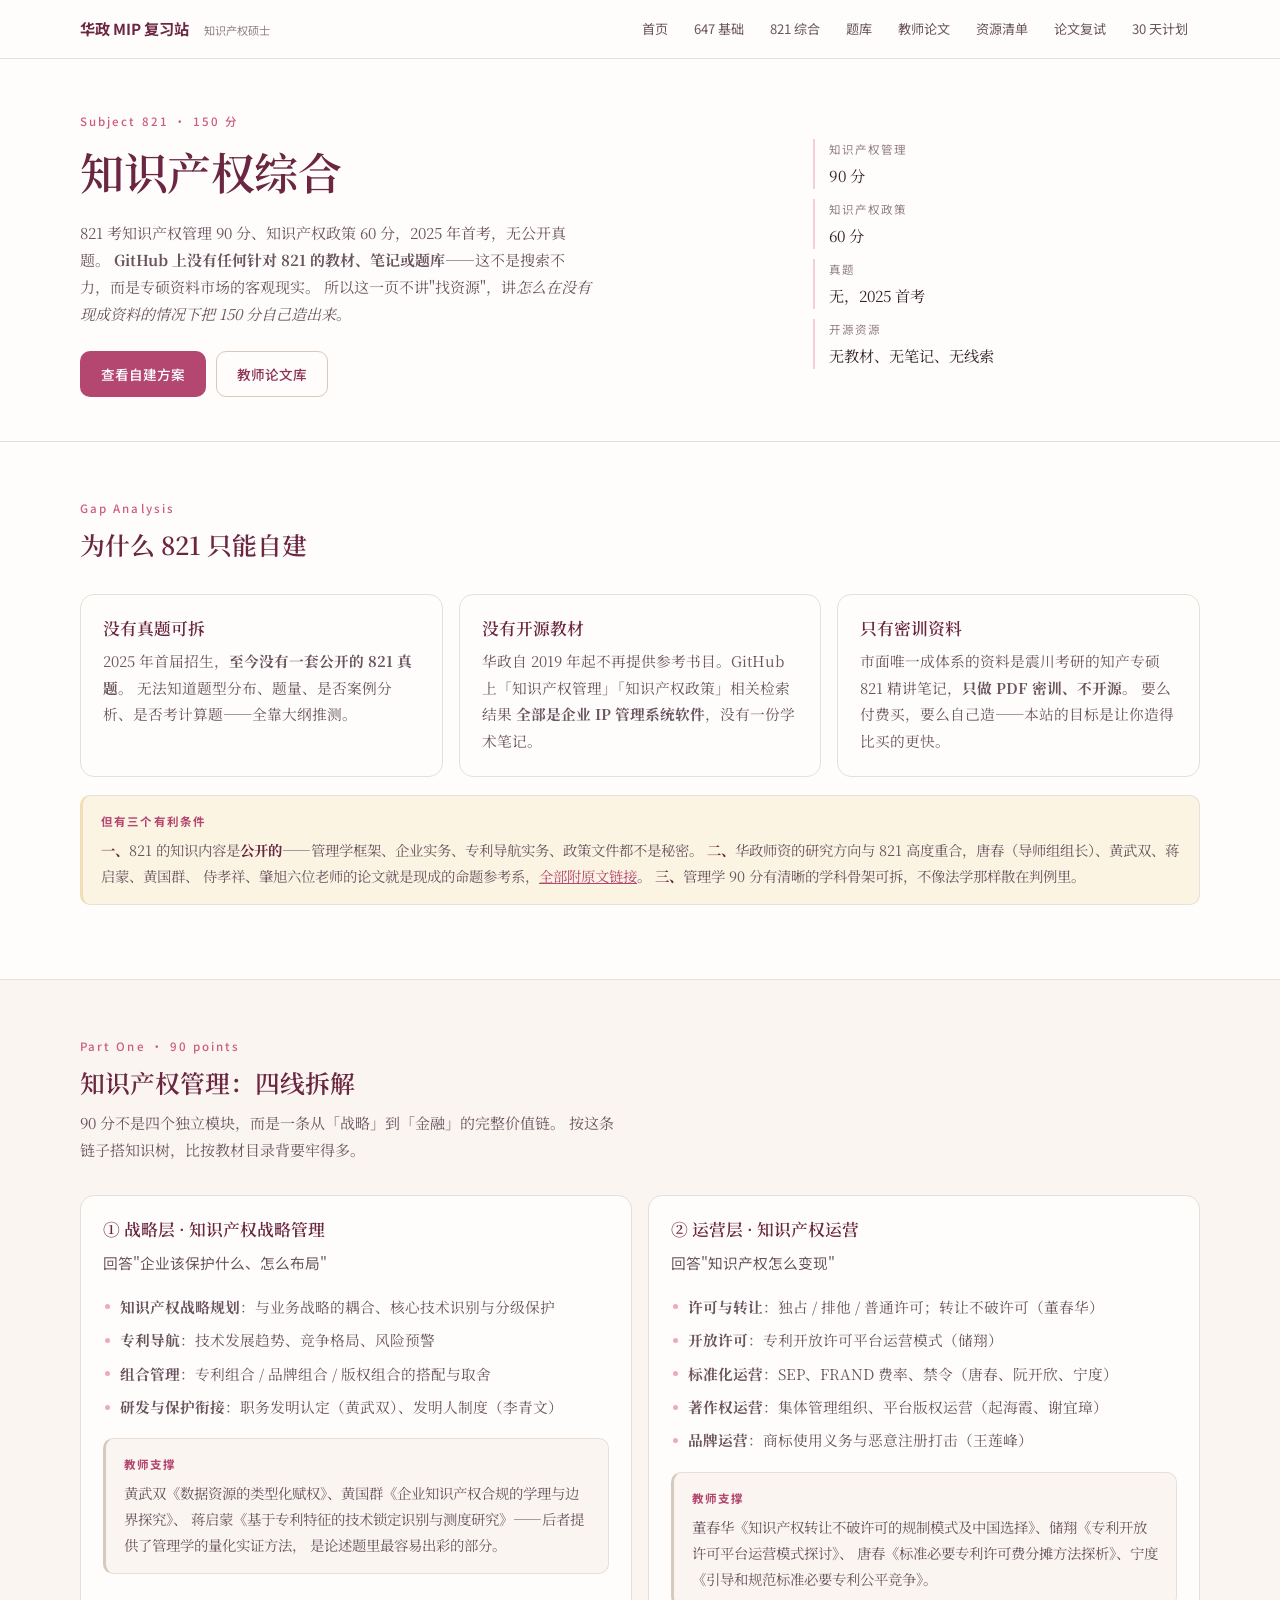
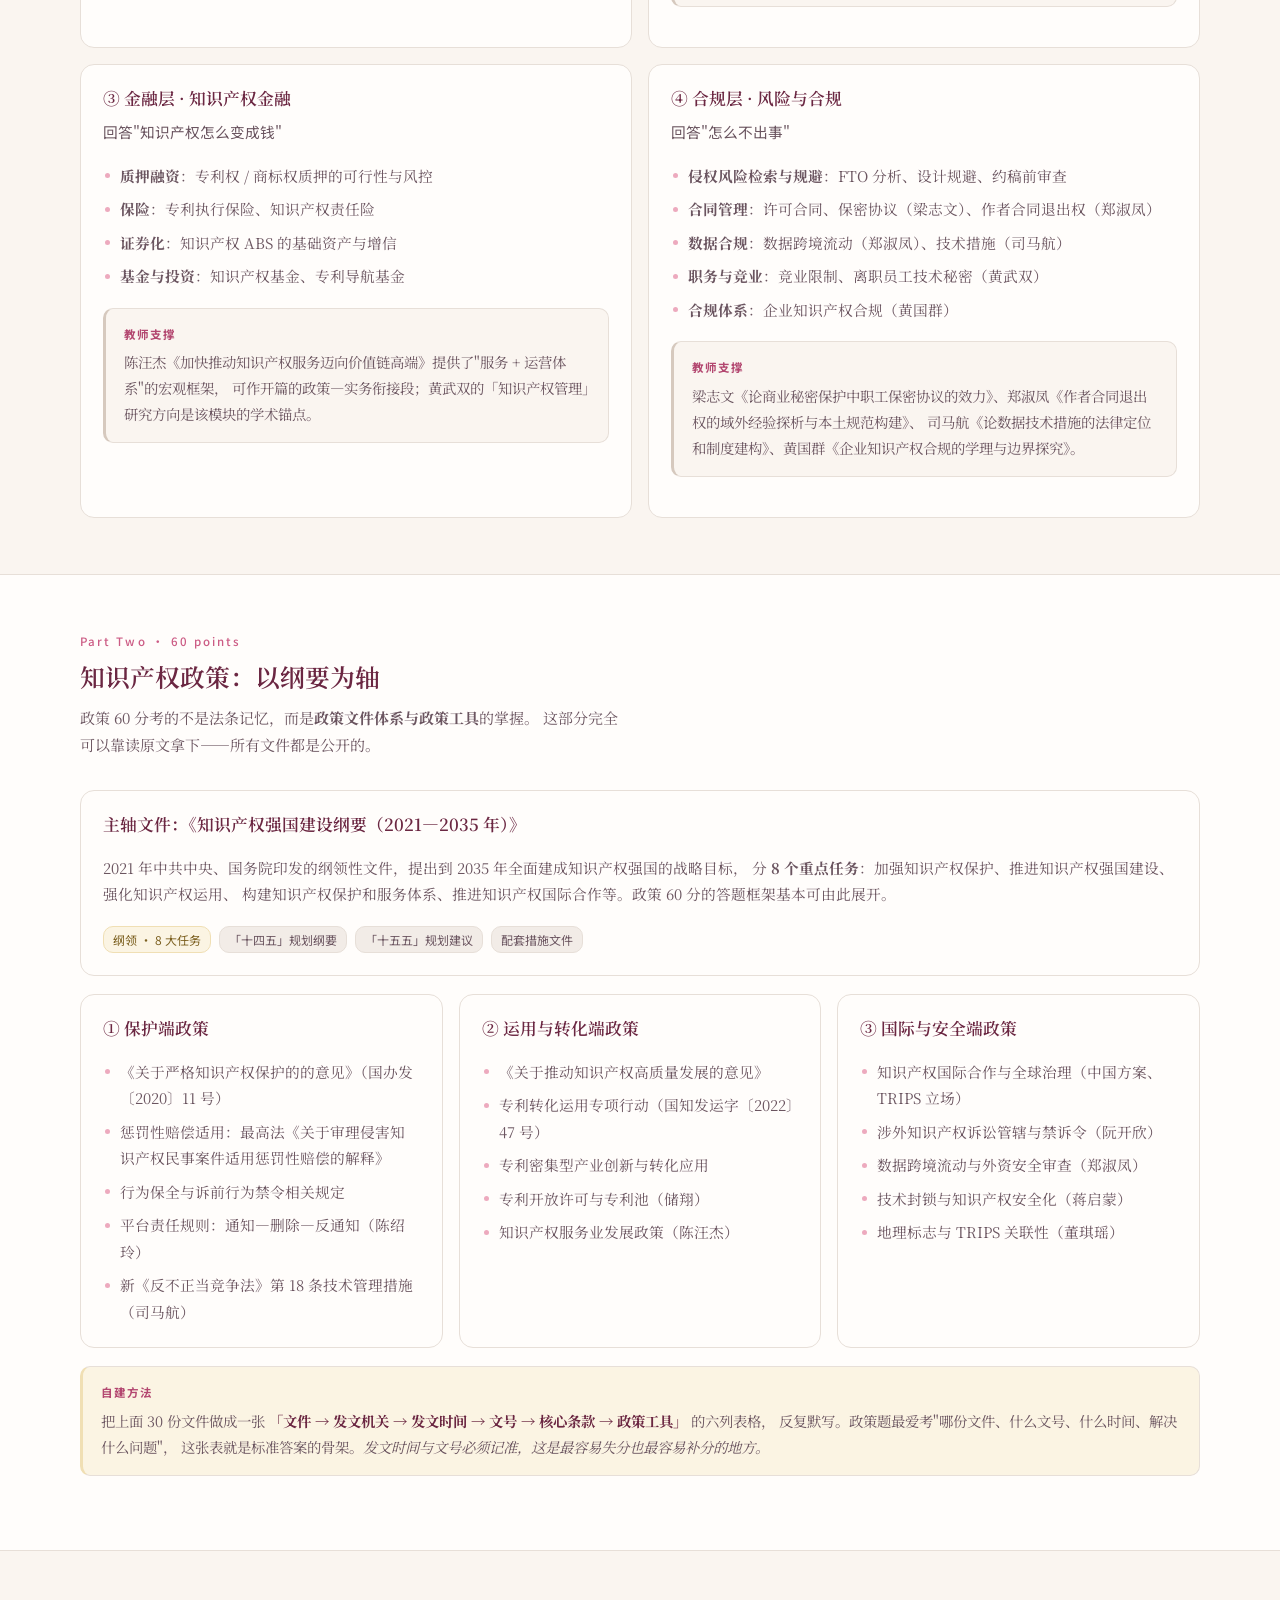
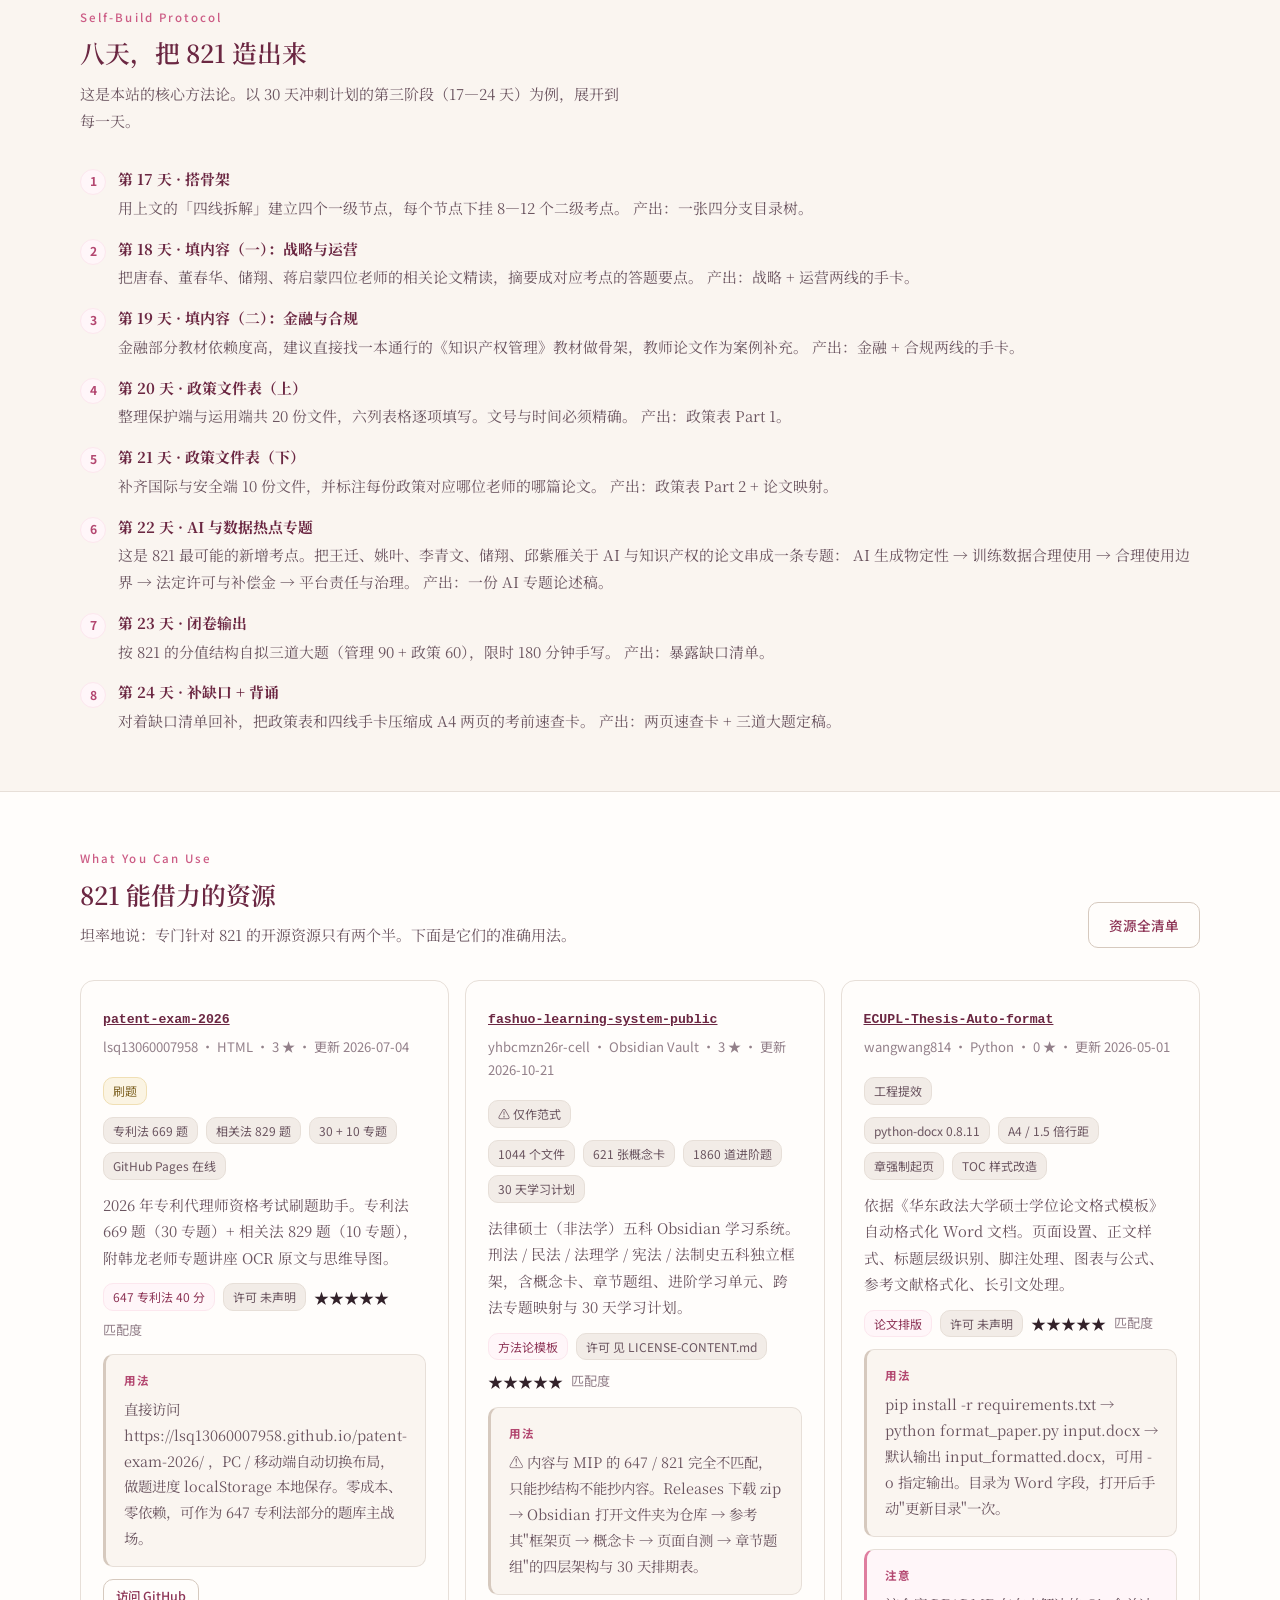
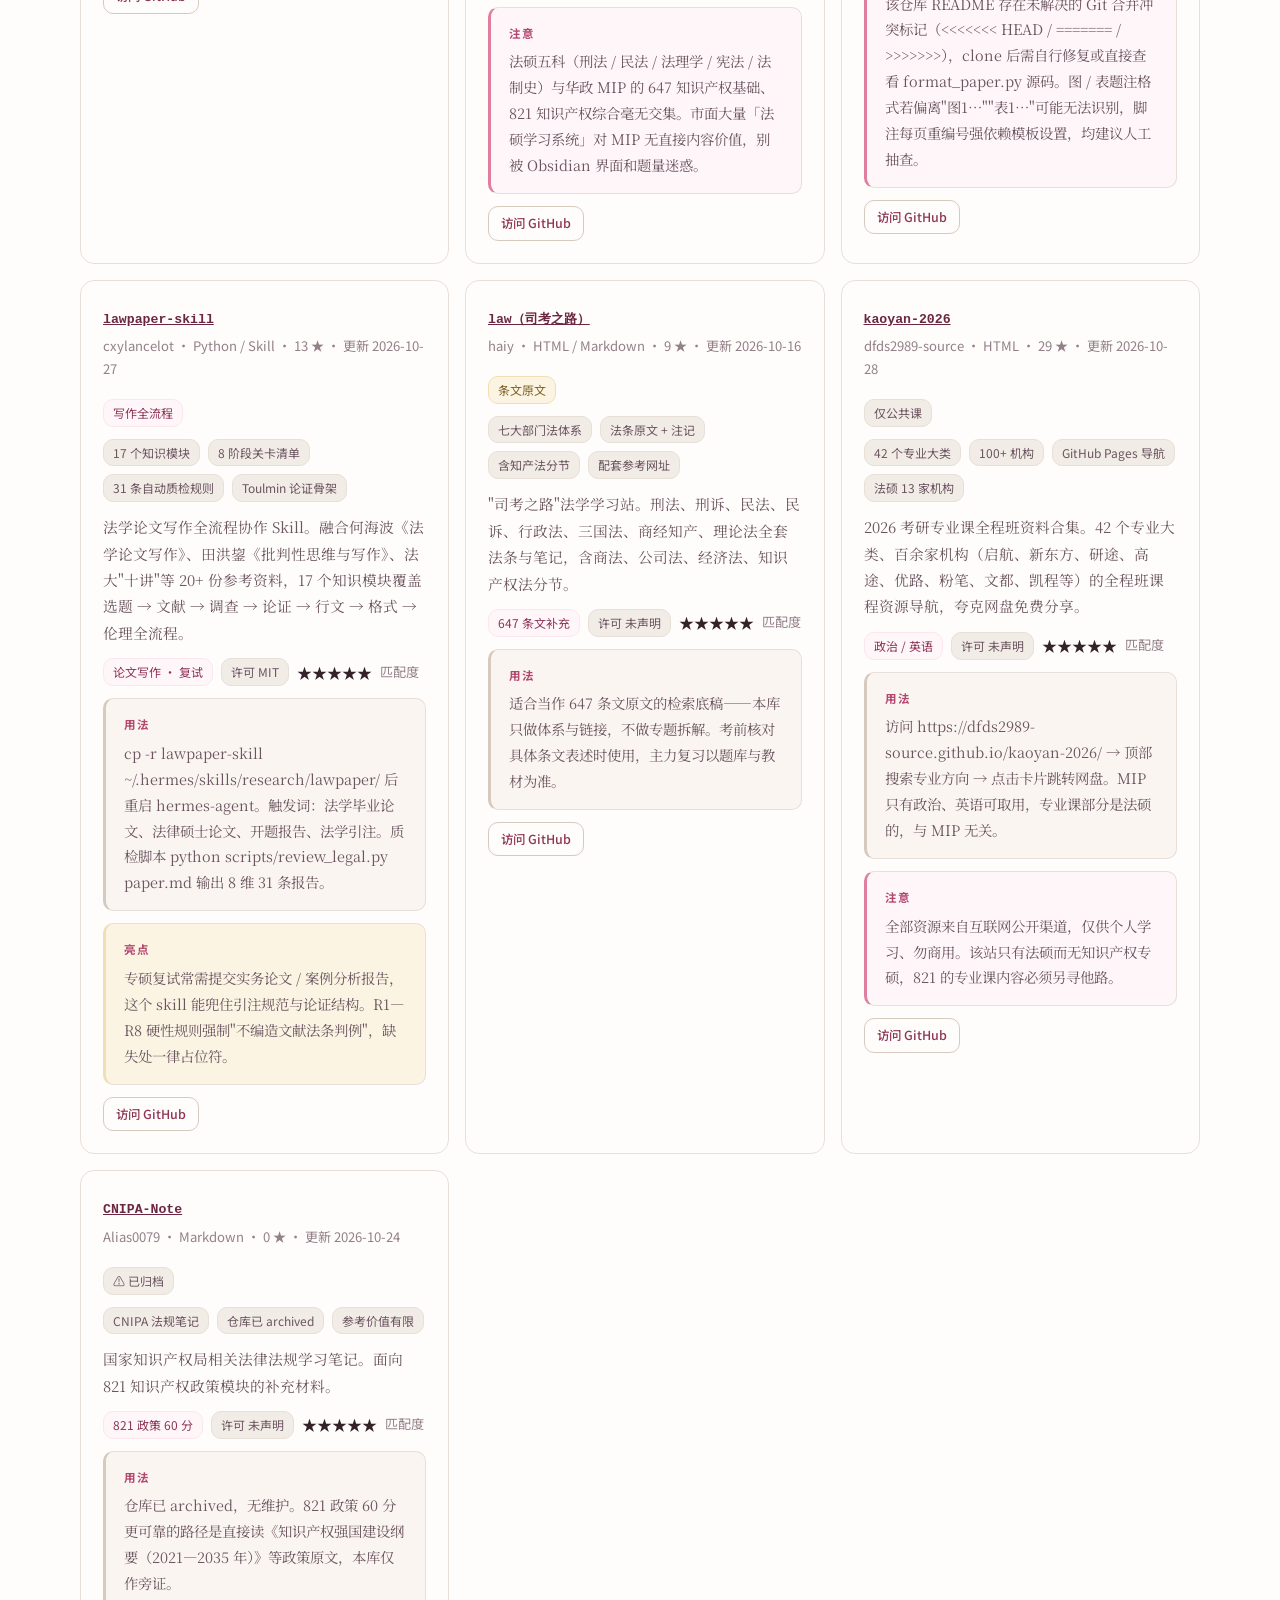
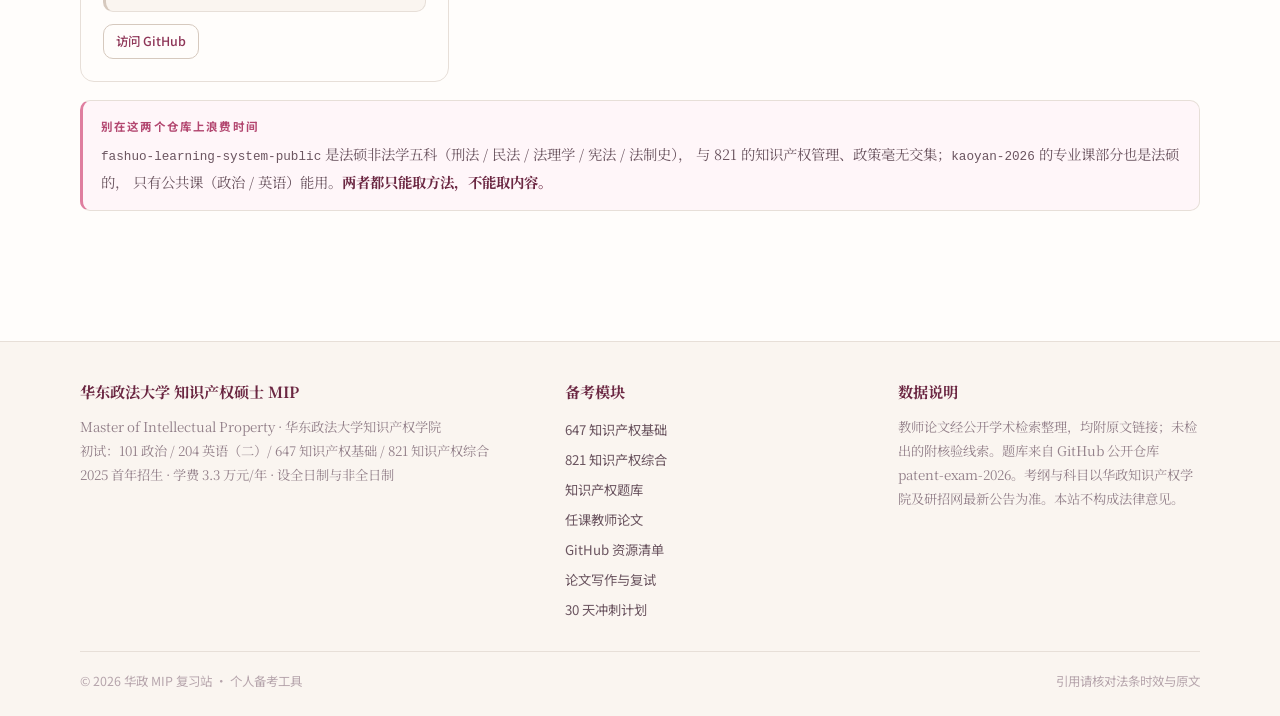
<file: pages/821.html>
<!DOCTYPE html>
<html lang="zh-CN">
<head>
<meta charset="UTF-8">
<meta name="viewport" content="width=device-width, initial-scale=1.0">
<title>821 知识产权综合 · 华政 MIP 复习站</title>
<link rel="stylesheet" href="../assets/style.css">
<link rel="icon" href="data:image/svg+xml,<svg xmlns='http://www.w3.org/2000/svg' viewBox='0 0 24 24'><text y='19' font-size='18'>📘</text></svg>">
</head>
<body>

<header class="nav">
  <div class="wrap nav-inner" data-nav data-base="../"></div>
</header>

<section class="hero">
  <div class="wrap hero-inner">
    <div>
      <span class="eyebrow">Subject 821 · 150 分</span>
      <h1>知识产权综合</h1>
      <p class="lede">
        821 考知识产权管理 90 分、知识产权政策 60 分，2025 年首考，无公开真题。
        <strong>GitHub 上没有任何针对 821 的教材、笔记或题库</strong>——这不是搜索不力，而是专硕资料市场的客观现实。
        所以这一页不讲"找资源"，讲<em>怎么在没有现成资料的情况下把 150 分自己造出来</em>。
      </p>
      <div class="hero-actions">
        <a class="btn btn-primary" href="#build">查看自建方案</a>
        <a class="btn btn-ghost" href="faculty.html">教师论文库</a>
      </div>
    </div>
    <dl class="hero-side">
      <div class="hero-fact"><dt>知识产权管理</dt><dd>90 分</dd></div>
      <div class="hero-fact"><dt>知识产权政策</dt><dd>60 分</dd></div>
      <div class="hero-fact"><dt>真题</dt><dd>无，2025 首考</dd></div>
      <div class="hero-fact"><dt>开源资源</dt><dd>无教材、无笔记、无线索</dd></div>
    </dl>
  </div>
</section>

<section>
  <div class="wrap">
    <div class="sec-head">
      <span class="eyebrow">Gap Analysis</span>
      <h2>为什么 821 只能自建</h2>
    </div>

    <div class="grid g3 mb">
      <div class="card">
        <h3>没有真题可拆</h3>
        <p>2025 年首届招生，<strong>至今没有一套公开的 821 真题</strong>。
          无法知道题型分布、题量、是否案例分析、是否考计算题——全靠大纲推测。</p>
      </div>
      <div class="card">
        <h3>没有开源教材</h3>
        <p>华政自 2019 年起不再提供参考书目。GitHub 上「知识产权管理」「知识产权政策」相关检索结果
          <strong>全部是企业 IP 管理系统软件</strong>，没有一份学术笔记。</p>
      </div>
      <div class="card">
        <h3>只有密训资料</h3>
        <p>市面唯一成体系的资料是震川考研的知产专硕 821 精讲笔记，<strong>只做 PDF 密训、不开源</strong>。
          要么付费买，要么自己造——本站的目标是让你造得比买的更快。</p>
      </div>
    </div>

    <div class="note">
      <span class="nt">但有三个有利条件</span>
      <strong>一、</strong>821 的知识内容是<strong>公开的</strong>——管理学框架、企业实务、专利导航实务、政策文件都不是秘密。
      <strong>二、</strong>华政师资的研究方向与 821 高度重合，唐春（导师组组长）、黄武双、蒋启蒙、黄国群、
        侍孝祥、肇旭六位老师的论文就是现成的命题参考系，<a href="faculty.html">全部附原文链接</a>。
      <strong>三、</strong>管理学 90 分有清晰的学科骨架可拆，不像法学那样散在判例里。
    </div>
  </div>
</section>

<section class="band">
  <div class="wrap">
    <div class="sec-head">
      <span class="eyebrow">Part One · 90 points</span>
      <h2>知识产权管理：四线拆解</h2>
      <p>90 分不是四个独立模块，而是一条从「战略」到「金融」的完整价值链。
        按这条链子搭知识树，比按教材目录背要牢得多。</p>
    </div>

    <div class="grid g2">
      <div class="card">
        <h3>① 战略层 · 知识产权战略管理</h3>
        <p class="source-note mb">回答"企业该保护什么、怎么布局"</p>
        <ul class="bullets">
          <li><strong>知识产权战略规划</strong>：与业务战略的耦合、核心技术识别与分级保护</li>
          <li><strong>专利导航</strong>：技术发展趋势、竞争格局、风险预警</li>
          <li><strong>组合管理</strong>：专利组合 / 品牌组合 / 版权组合的搭配与取舍</li>
          <li><strong>研发与保护衔接</strong>：职务发明认定（黄武双）、发明人制度（李青文）</li>
        </ul>
        <div class="note plain">
          <span class="nt">教师支撑</span>
          黄武双《数据资源的类型化赋权》、黄国群《企业知识产权合规的学理与边界探究》、
          蒋启蒙《基于专利特征的技术锁定识别与测度研究》——后者提供了管理学的量化实证方法，
          是论述题里最容易出彩的部分。
        </div>
      </div>

      <div class="card">
        <h3>② 运营层 · 知识产权运营</h3>
        <p class="source-note mb">回答"知识产权怎么变现"</p>
        <ul class="bullets">
          <li><strong>许可与转让</strong>：独占 / 排他 / 普通许可；转让不破许可（董春华）</li>
          <li><strong>开放许可</strong>：专利开放许可平台运营模式（储翔）</li>
          <li><strong>标准化运营</strong>：SEP、FRAND 费率、禁令（唐春、阮开欣、宁度）</li>
          <li><strong>著作权运营</strong>：集体管理组织、平台版权运营（起海霞、谢宜璋）</li>
          <li><strong>品牌运营</strong>：商标使用义务与恶意注册打击（王莲峰）</li>
        </ul>
        <div class="note plain">
          <span class="nt">教师支撑</span>
          董春华《知识产权转让不破许可的规制模式及中国选择》、储翔《专利开放许可平台运营模式探讨》、
          唐春《标准必要专利许可费分摊方法探析》、宁度《引导和规范标准必要专利公平竞争》。
        </div>
      </div>

      <div class="card">
        <h3>③ 金融层 · 知识产权金融</h3>
        <p class="source-note mb">回答"知识产权怎么变成钱"</p>
        <ul class="bullets">
          <li><strong>质押融资</strong>：专利权 / 商标权质押的可行性与风控</li>
          <li><strong>保险</strong>：专利执行保险、知识产权责任险</li>
          <li><strong>证券化</strong>：知识产权 ABS 的基础资产与增信</li>
          <li><strong>基金与投资</strong>：知识产权基金、专利导航基金</li>
        </ul>
        <div class="note plain">
          <span class="nt">教师支撑</span>
          陈汪杰《加快推动知识产权服务迈向价值链高端》提供了"服务 + 运营体系"的宏观框架，
          可作开篇的政策—实务衔接段；黄武双的「知识产权管理」研究方向是该模块的学术锚点。
        </div>
      </div>

      <div class="card">
        <h3>④ 合规层 · 风险与合规</h3>
        <p class="source-note mb">回答"怎么不出事"</p>
        <ul class="bullets">
          <li><strong>侵权风险检索与规避</strong>：FTO 分析、设计规避、约稿前审查</li>
          <li><strong>合同管理</strong>：许可合同、保密协议（梁志文）、作者合同退出权（郑淑凤）</li>
          <li><strong>数据合规</strong>：数据跨境流动（郑淑凤）、技术措施（司马航）</li>
          <li><strong>职务与竞业</strong>：竞业限制、离职员工技术秘密（黄武双）</li>
          <li><strong>合规体系</strong>：企业知识产权合规（黄国群）</li>
        </ul>
        <div class="note plain">
          <span class="nt">教师支撑</span>
          梁志文《论商业秘密保护中职工保密协议的效力》、郑淑凤《作者合同退出权的域外经验探析与本土规范构建》、
          司马航《论数据技术措施的法律定位和制度建构》、黄国群《企业知识产权合规的学理与边界探究》。
        </div>
      </div>
    </div>
  </div>
</section>

<section>
  <div class="wrap">
    <div class="sec-head">
      <span class="eyebrow">Part Two · 60 points</span>
      <h2>知识产权政策：以纲要为轴</h2>
      <p>政策 60 分考的不是法条记忆，而是<strong>政策文件体系与政策工具</strong>的掌握。
        这部分完全可以靠读原文拿下——所有文件都是公开的。</p>
    </div>

    <div class="card mb">
      <h3>主轴文件：《知识产权强国建设纲要（2021—2035 年）》</h3>
      <p class="mt">2021 年中共中央、国务院印发的纲领性文件，提出到 2035 年全面建成知识产权强国的战略目标，
        分 <strong>8 个重点任务</strong>：加强知识产权保护、推进知识产权强国建设、强化知识产权运用、
        构建知识产权保护和服务体系、推进知识产权国际合作等。政策 60 分的答题框架基本可由此展开。</p>
      <div class="pill-row mt">
        <span class="chip gold">纲领 · 8 大任务</span>
        <span class="chip plain">「十四五」规划纲要</span>
        <span class="chip plain">「十五五」规划建议</span>
        <span class="chip plain">配套措施文件</span>
      </div>
    </div>

    <div class="grid g3">
      <div class="card">
        <h3>① 保护端政策</h3>
        <ul class="bullets mt">
          <li>《关于严格知识产权保护的的意见》（国办发〔2020〕11 号）</li>
          <li>惩罚性赔偿适用：最高法《关于审理侵害知识产权民事案件适用惩罚性赔偿的解释》</li>
          <li>行为保全与诉前行为禁令相关规定</li>
          <li>平台责任规则：通知—删除—反通知（陈绍玲）</li>
          <li>新《反不正当竞争法》第 18 条技术管理措施（司马航）</li>
        </ul>
      </div>
      <div class="card">
        <h3>② 运用与转化端政策</h3>
        <ul class="bullets mt">
          <li>《关于推动知识产权高质量发展的意见》</li>
          <li>专利转化运用专项行动（国知发运字〔2022〕47 号）</li>
          <li>专利密集型产业创新与转化应用</li>
          <li>专利开放许可与专利池（储翔）</li>
          <li>知识产权服务业发展政策（陈汪杰）</li>
        </ul>
      </div>
      <div class="card">
        <h3>③ 国际与安全端政策</h3>
        <ul class="bullets mt">
          <li>知识产权国际合作与全球治理（中国方案、TRIPS 立场）</li>
          <li>涉外知识产权诉讼管辖与禁诉令（阮开欣）</li>
          <li>数据跨境流动与外资安全审查（郑淑凤）</li>
          <li>技术封锁与知识产权安全化（蒋启蒙）</li>
          <li>地理标志与 TRIPS 关联性（董琪瑶）</li>
        </ul>
      </div>
    </div>

    <div class="note mt">
      <span class="nt">自建方法</span>
      把上面 30 份文件做成一张 <strong>「文件 → 发文机关 → 发文时间 → 文号 → 核心条款 → 政策工具」</strong> 的六列表格，
      反复默写。政策题最爱考"哪份文件、什么文号、什么时间、解决什么问题"，
      这张表就是标准答案的骨架。<em>发文时间与文号必须记准，这是最容易失分也最容易补分的地方。</em>
    </div>
  </div>
</section>

<section class="band" id="build">
  <div class="wrap">
    <div class="sec-head">
      <span class="eyebrow">Self-Build Protocol</span>
      <h2>八天，把 821 造出来</h2>
      <p>这是本站的核心方法论。以 30 天冲刺计划的第三阶段（17—24 天）为例，展开到每一天。</p>
    </div>

    <ol class="steps">
      <li><div><b>第 17 天 · 搭骨架</b>
        用上文的「四线拆解」建立四个一级节点，每个节点下挂 8—12 个二级考点。
        产出：一张四分支目录树。</div></li>
      <li><div><b>第 18 天 · 填内容（一）：战略与运营</b>
        把唐春、董春华、储翔、蒋启蒙四位老师的相关论文精读，摘要成对应考点的答题要点。
        产出：战略 + 运营两线的手卡。</div></li>
      <li><div><b>第 19 天 · 填内容（二）：金融与合规</b>
        金融部分教材依赖度高，建议直接找一本通行的《知识产权管理》教材做骨架，教师论文作为案例补充。
        产出：金融 + 合规两线的手卡。</div></li>
      <li><div><b>第 20 天 · 政策文件表（上）</b>
        整理保护端与运用端共 20 份文件，六列表格逐项填写。文号与时间必须精确。
        产出：政策表 Part 1。</div></li>
      <li><div><b>第 21 天 · 政策文件表（下）</b>
        补齐国际与安全端 10 份文件，并标注每份政策对应哪位老师的哪篇论文。
        产出：政策表 Part 2 + 论文映射。</div></li>
      <li><div><b>第 22 天 · AI 与数据热点专题</b>
        这是 821 最可能的新增考点。把王迁、姚叶、李青文、储翔、邱紫雁关于 AI 与知识产权的论文串成一条专题：
        AI 生成物定性 → 训练数据合理使用 → 合理使用边界 → 法定许可与补偿金 → 平台责任与治理。
        产出：一份 AI 专题论述稿。</div></li>
      <li><div><b>第 23 天 · 闭卷输出</b>
        按 821 的分值结构自拟三道大题（管理 90 + 政策 60），限时 180 分钟手写。
        产出：暴露缺口清单。</div></li>
      <li><div><b>第 24 天 · 补缺口 + 背诵</b>
        对着缺口清单回补，把政策表和四线手卡压缩成 A4 两页的考前速查卡。
        产出：两页速查卡 + 三道大题定稿。</div></li>
    </ol>
  </div>
</section>

<section>
  <div class="wrap">
    <div class="sec-head flex-between">
      <div>
        <span class="eyebrow">What You Can Use</span>
        <h2>821 能借力的资源</h2>
        <p>坦率地说：专门针对 821 的开源资源只有两个半。下面是它们的准确用法。</p>
      </div>
      <a class="btn btn-ghost" href="resources.html">资源全清单</a>
    </div>

    <div class="grid g3" data-repos data-repos="cnipa-note,kaoyan-2026,lawpaper-skill"></div>

    <div class="note warn mt">
      <span class="nt">别在这两个仓库上浪费时间</span>
      <code>fashuo-learning-system-public</code> 是法硕非法学五科（刑法 / 民法 / 法理学 / 宪法 / 法制史），
      与 821 的知识产权管理、政策毫无交集；<code>kaoyan-2026</code> 的专业课部分也是法硕的，
      只有公共课（政治 / 英语）能用。<strong>两者都只能取方法，不能取内容。</strong>
    </div>
  </div>
</section>

<footer class="footer">
  <div class="wrap" data-footer></div>
</footer>

<script src="../assets/data.js"></script>
<script src="../assets/main.js"></script>
</body>
</html>
</file>
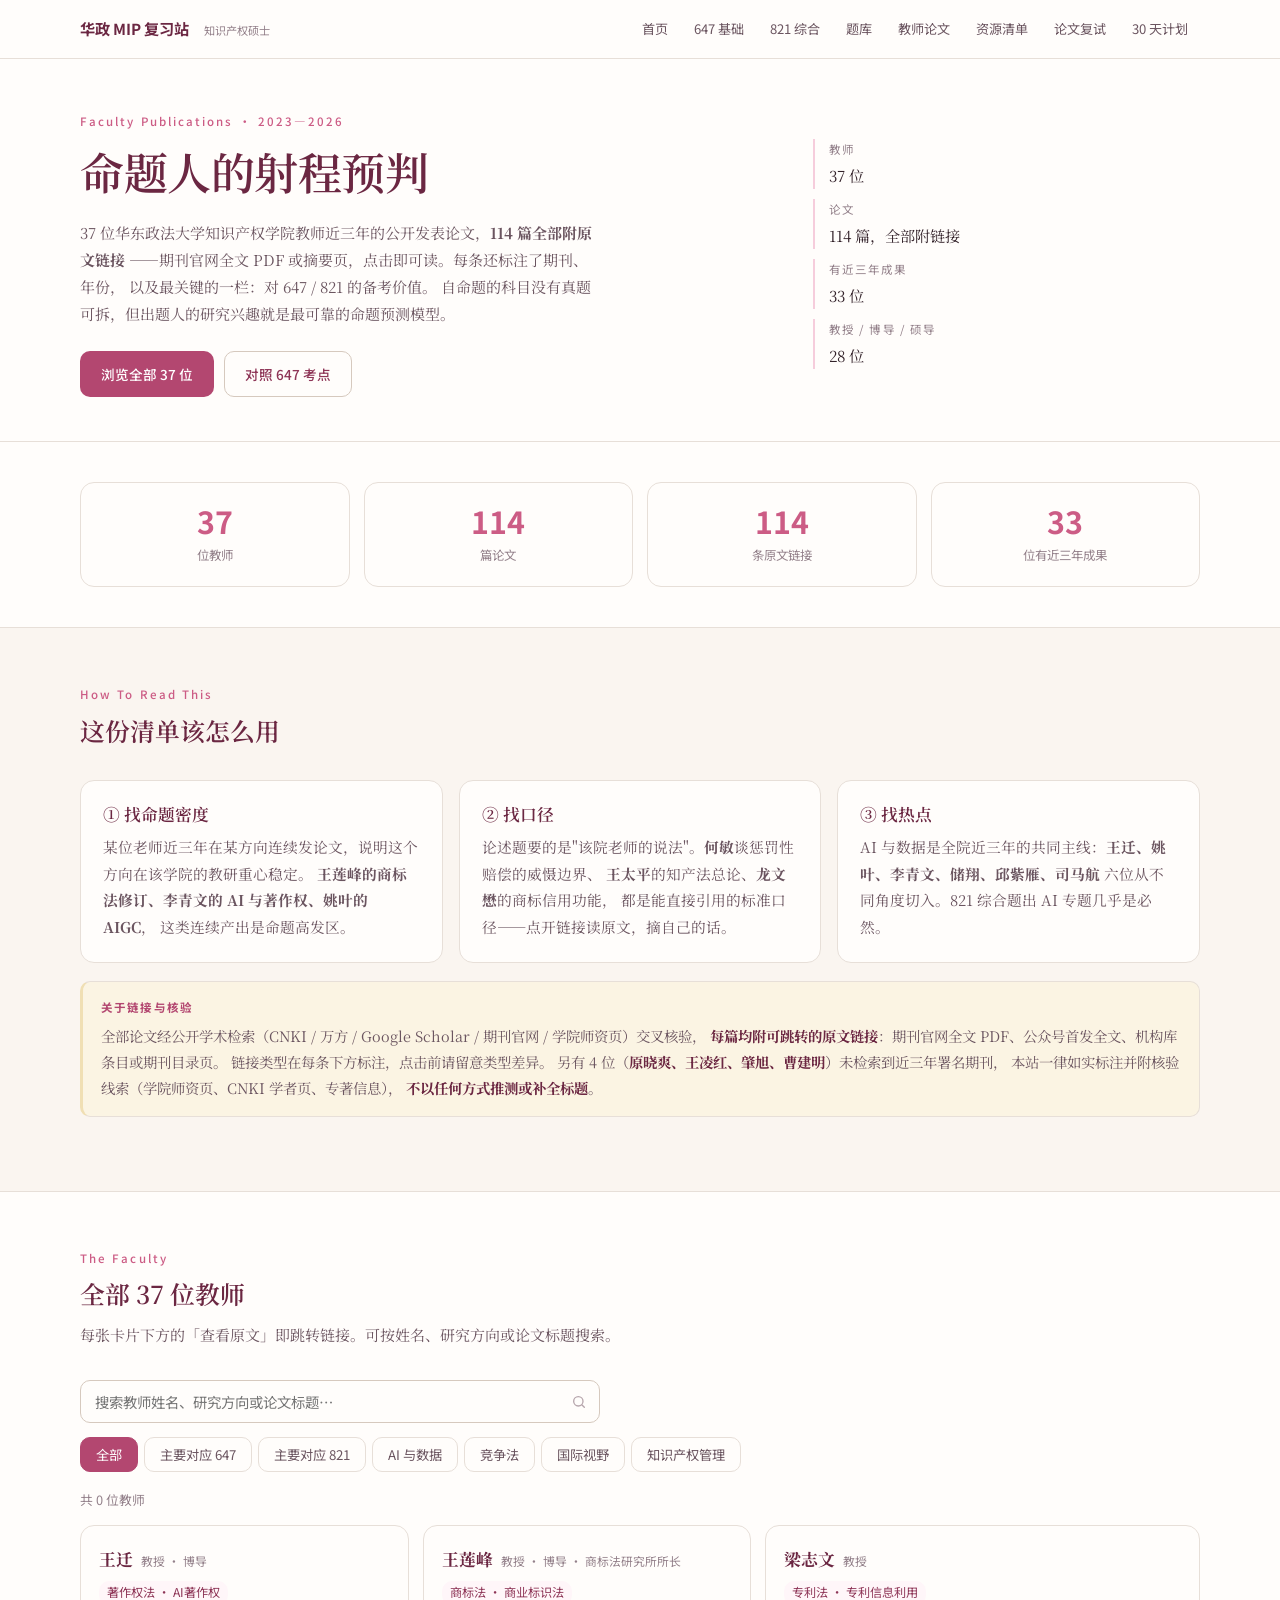
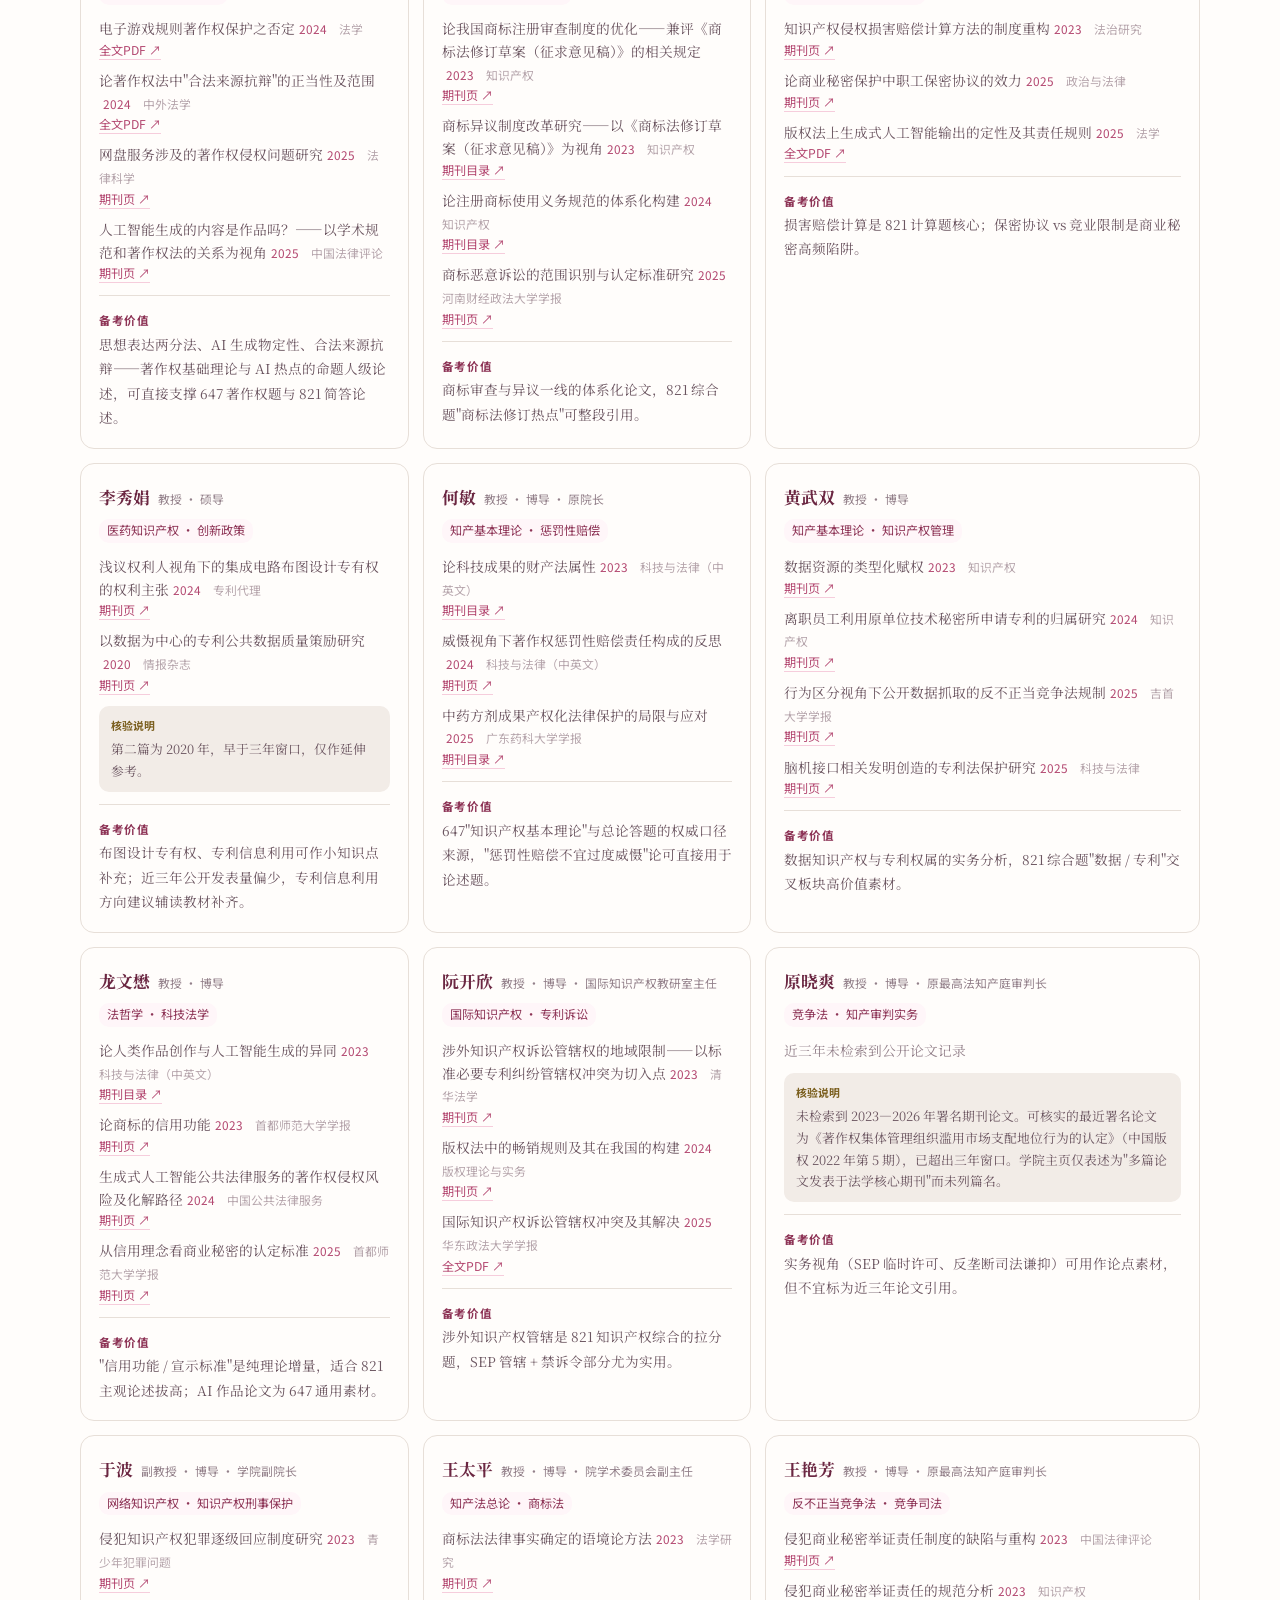
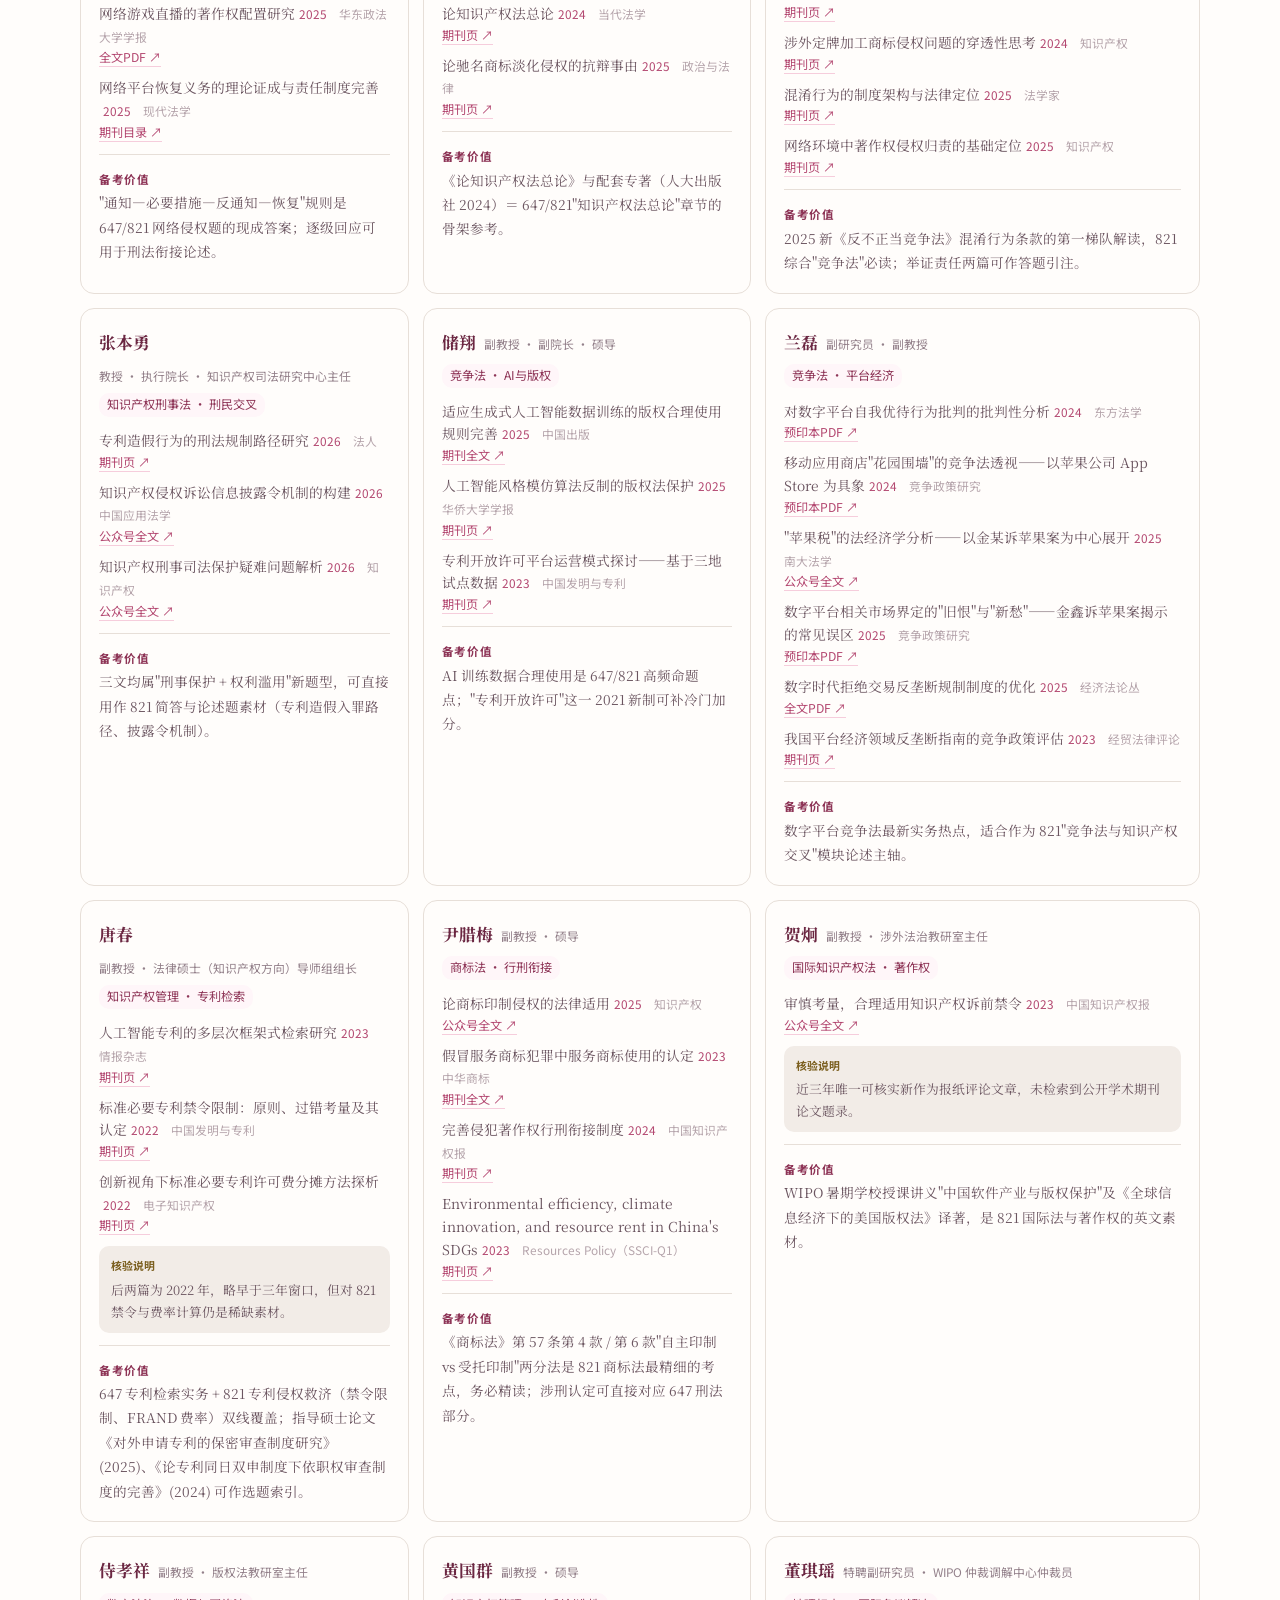
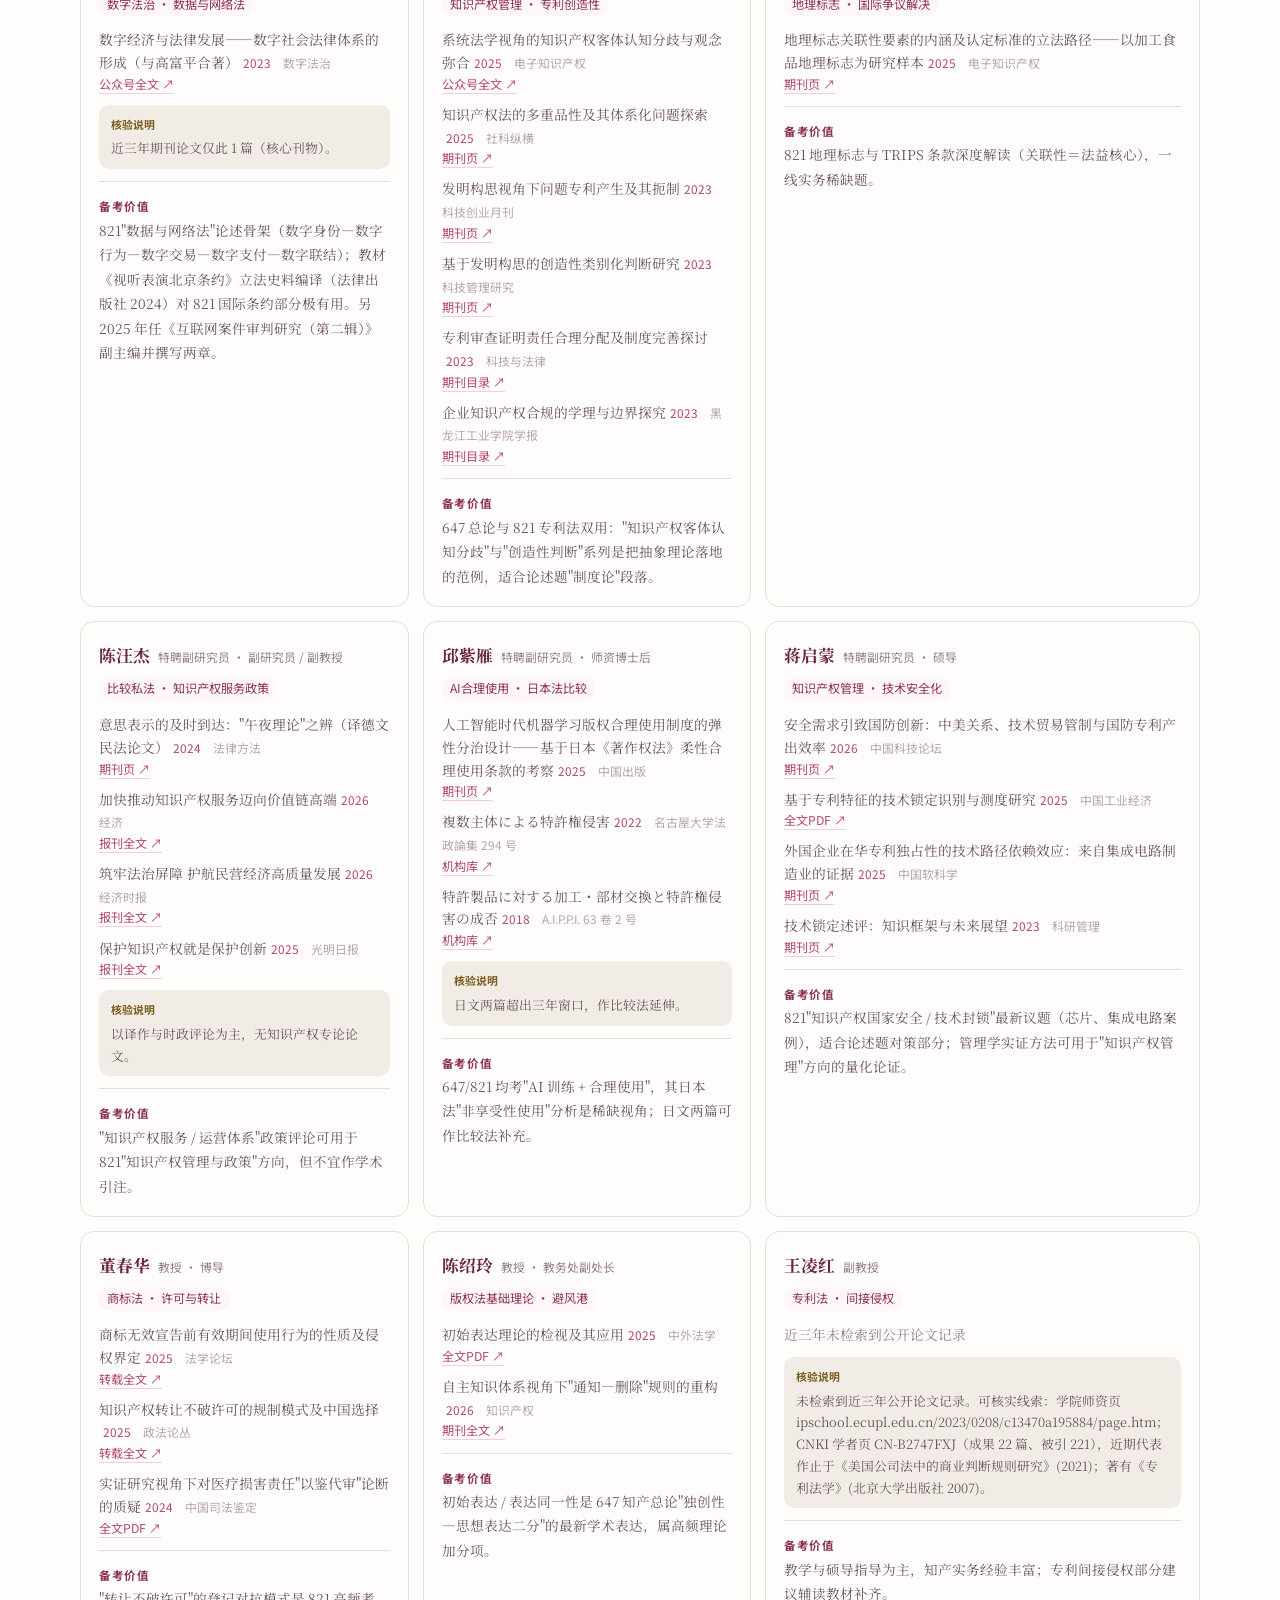
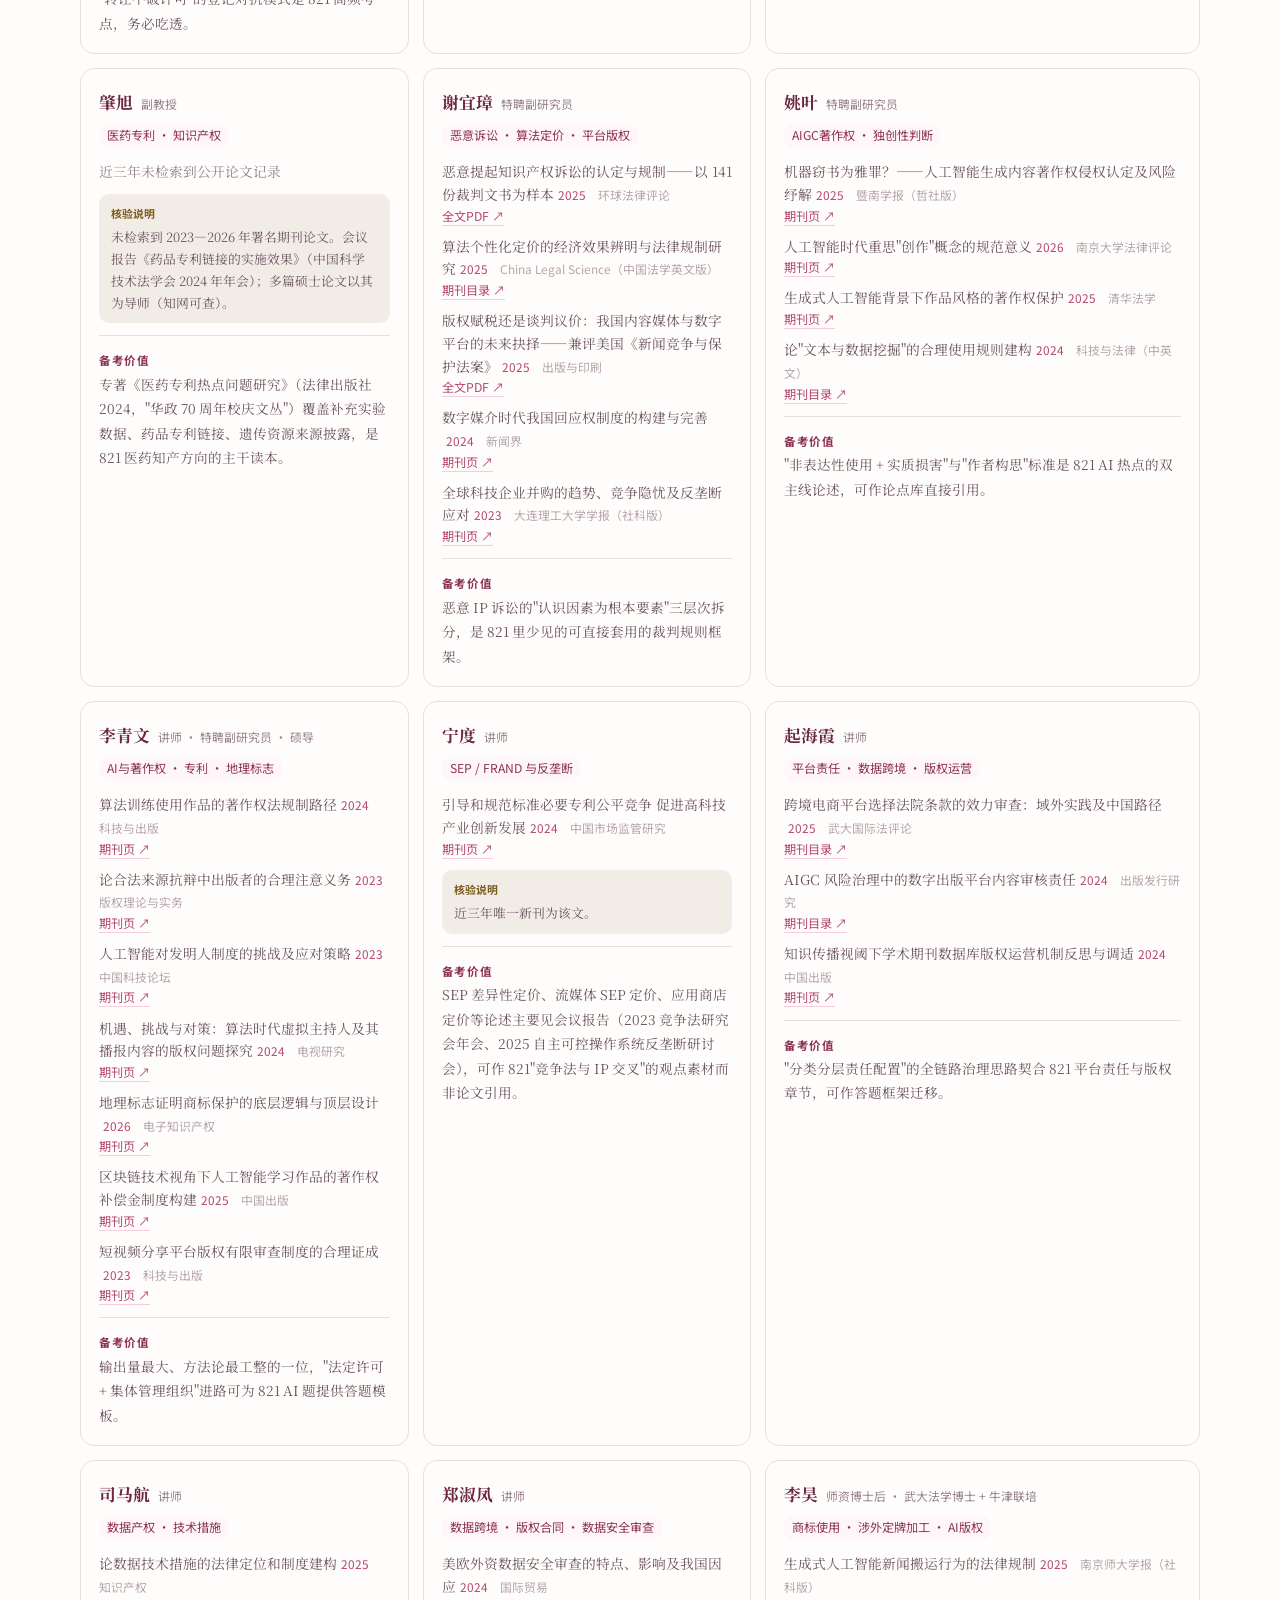
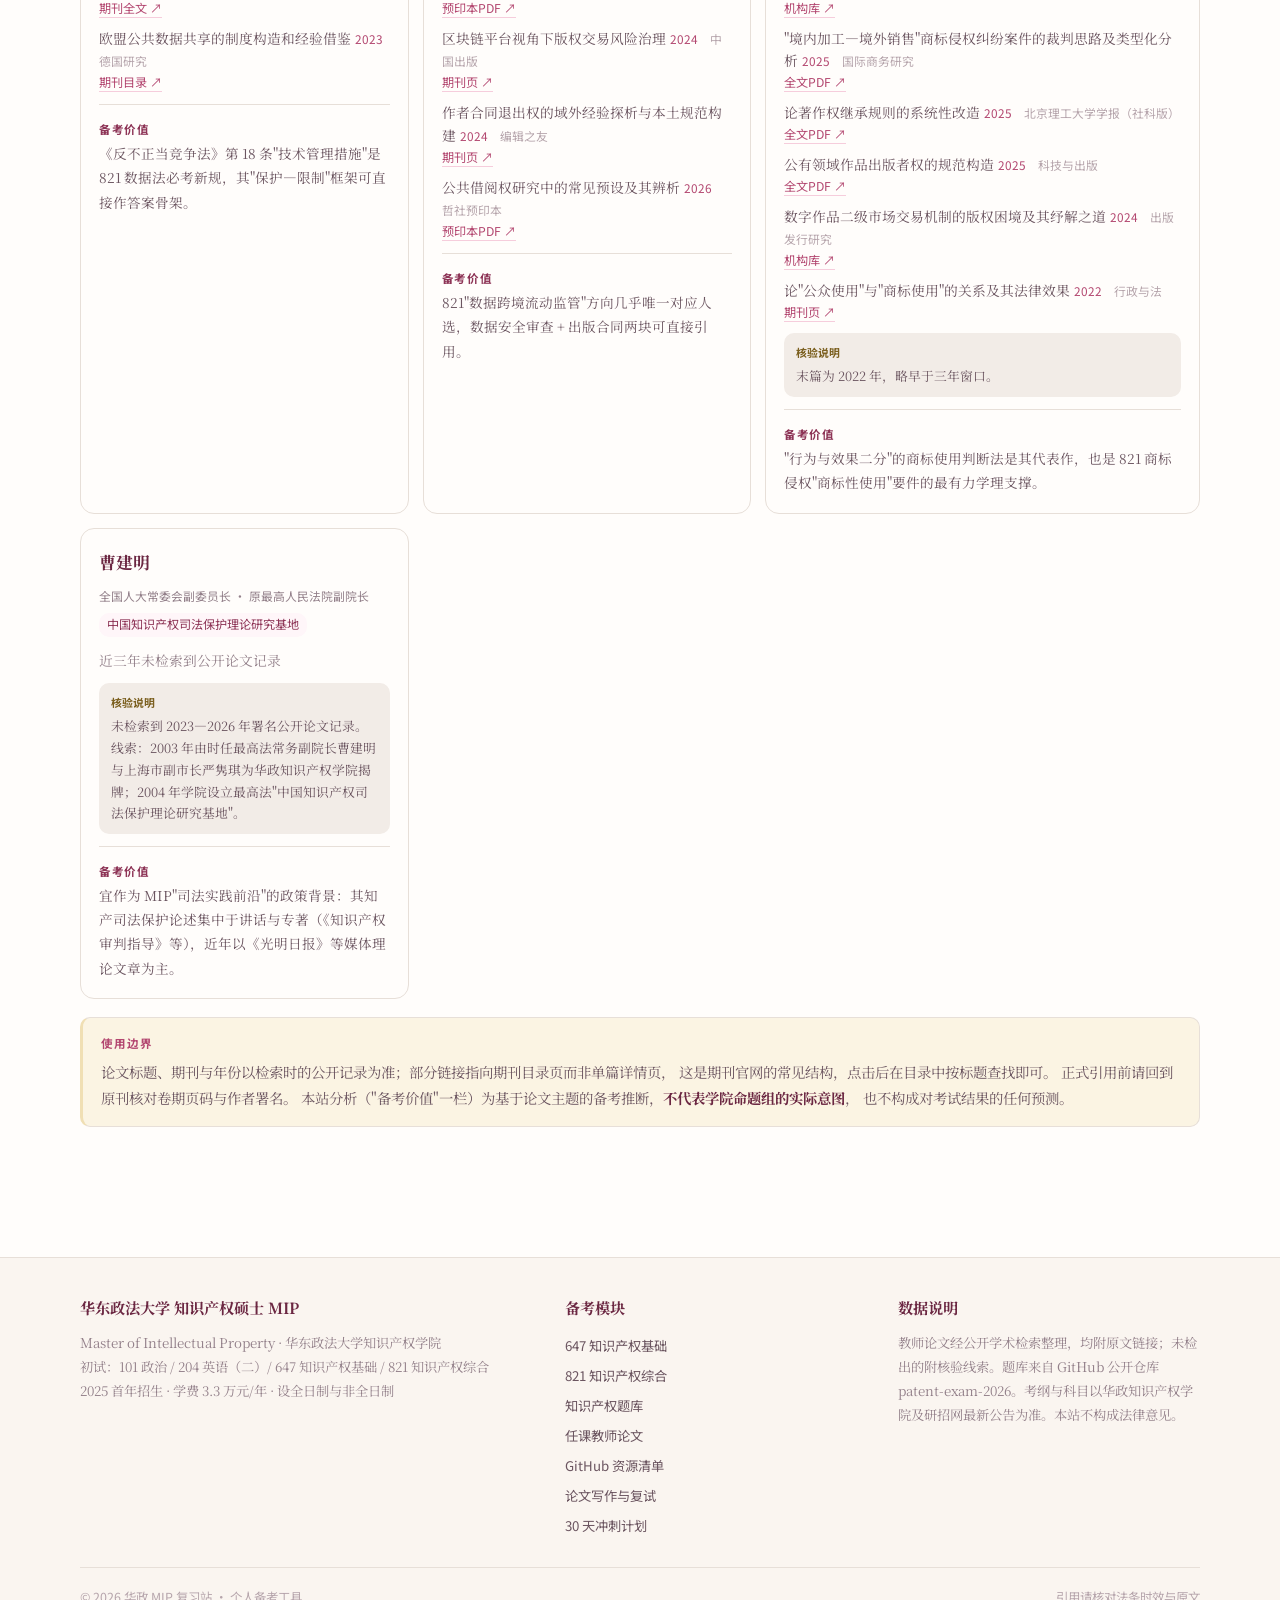
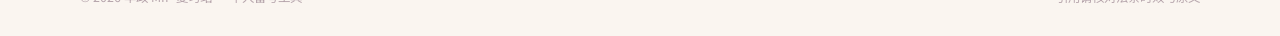
<file: pages/faculty.html>
<!DOCTYPE html>
<html lang="zh-CN">
<head>
<meta charset="UTF-8">
<meta name="viewport" content="width=device-width, initial-scale=1.0">
<title>任课教师近三年论文 · 华政 MIP 复习站</title>
<meta name="description" content="华东政法大学知识产权学院 37 位 MIP 任课教师 2023—2026 年学术论文清单，114 篇全部附原文链接，含期刊、年份与对 647/821 的备考价值分析。">
<link rel="stylesheet" href="../assets/style.css">
<link rel="icon" href="data:image/svg+xml,<svg xmlns='http://www.w3.org/2000/svg' viewBox='0 0 24 24'><text y='19' font-size='18'>📘</text></svg>">
</head>
<body>

<header class="nav">
  <div class="wrap nav-inner" data-nav data-base="../"></div>
</header>

<section class="hero">
  <div class="wrap hero-inner">
    <div>
      <span class="eyebrow">Faculty Publications · 2023—2026</span>
      <h1>命题人的射程预判</h1>
      <p class="lede">
        37 位华东政法大学知识产权学院教师近三年的公开发表论文，<strong>114 篇全部附原文链接</strong>
        ——期刊官网全文 PDF 或摘要页，点击即可读。每条还标注了期刊、年份，
        以及最关键的一栏：对 647 / 821 的备考价值。
        自命题的科目没有真题可拆，但出题人的研究兴趣就是最可靠的命题预测模型。
      </p>
      <div class="hero-actions">
        <a class="btn btn-primary" href="#list">浏览全部 37 位</a>
        <a class="btn btn-ghost" href="647.html">对照 647 考点</a>
      </div>
    </div>
    <dl class="hero-side">
      <div class="hero-fact"><dt>教师</dt><dd>37 位</dd></div>
      <div class="hero-fact"><dt>论文</dt><dd>114 篇，全部附链接</dd></div>
      <div class="hero-fact"><dt>有近三年成果</dt><dd>33 位</dd></div>
      <div class="hero-fact"><dt>教授 / 博导 / 硕导</dt><dd>28 位</dd></div>
    </dl>
  </div>
</section>

<section style="padding:40px 0">
  <div class="wrap">
    <div class="stat-row">
      <div class="stat-box"><div class="stat-num" data-count="37">0</div><div class="stat-label">位教师</div></div>
      <div class="stat-box"><div class="stat-num" data-count="114">0</div><div class="stat-label">篇论文</div></div>
      <div class="stat-box"><div class="stat-num" data-count="114">0</div><div class="stat-label">条原文链接</div></div>
      <div class="stat-box"><div class="stat-num" data-count="33">0</div><div class="stat-label">位有近三年成果</div></div>
    </div>
  </div>
</section>

<section class="band">
  <div class="wrap">
    <div class="sec-head">
      <span class="eyebrow">How To Read This</span>
      <h2>这份清单该怎么用</h2>
    </div>

    <div class="grid g3">
      <div class="card">
        <h3>① 找命题密度</h3>
        <p>某位老师近三年在某方向连续发论文，说明这个方向在该学院的教研重心稳定。
          <strong>王莲峰的商标法修订、李青文的 AI 与著作权、姚叶的 AIGC</strong>，
          这类连续产出是命题高发区。</p>
      </div>
      <div class="card">
        <h3>② 找口径</h3>
        <p>论述题要的是"该院老师的说法"。<strong>何敏</strong>谈惩罚性赔偿的威慑边界、
          <strong>王太平</strong>的知产法总论、<strong>龙文懋</strong>的商标信用功能，
          都是能直接引用的标准口径——点开链接读原文，摘自己的话。</p>
      </div>
      <div class="card">
        <h3>③ 找热点</h3>
        <p>AI 与数据是全院近三年的共同主线：<strong>王迁、姚叶、李青文、储翔、邱紫雁、司马航</strong>
          六位从不同角度切入。821 综合题出 AI 专题几乎是必然。</p>
      </div>
    </div>

    <div class="note mt">
      <span class="nt">关于链接与核验</span>
      全部论文经公开学术检索（CNKI / 万方 / Google Scholar / 期刊官网 / 学院师资页）交叉核验，
      <strong>每篇均附可跳转的原文链接</strong>：期刊官网全文 PDF、公众号首发全文、机构库条目或期刊目录页。
      链接类型在每条下方标注，点击前请留意类型差异。
      另有 4 位（<strong>原晓爽、王凌红、肇旭、曹建明</strong>）未检索到近三年署名期刊，
      本站一律如实标注并附核验线索（学院师资页、CNKI 学者页、专著信息），
      <strong>不以任何方式推测或补全标题</strong>。
    </div>
  </div>
</section>

<section id="list">
  <div class="wrap">
    <div class="sec-head">
      <span class="eyebrow">The Faculty</span>
      <h2>全部 37 位教师</h2>
      <p>每张卡片下方的「查看原文」即跳转链接。可按姓名、研究方向或论文标题搜索。</p>
    </div>

    <div class="search-bar">
      <input type="search" id="facSearch" placeholder="搜索教师姓名、研究方向或论文标题…" aria-label="搜索教师">
      <svg viewBox="0 0 24 24" fill="none" stroke="currentColor" stroke-width="2" stroke-linecap="round"><circle cx="11" cy="11" r="7"/><path d="M20 20l-3.5-3.5"/></svg>
    </div>

    <div class="filter-row">
      <button class="tab on" data-filter="all">全部</button>
      <button class="tab" data-filter="647">主要对应 647</button>
      <button class="tab" data-filter="821">主要对应 821</button>
      <button class="tab" data-filter="AI">AI 与数据</button>
      <button class="tab" data-filter="竞争法">竞争法</button>
      <button class="tab" data-filter="国际">国际视野</button>
      <button class="tab" data-filter="管理">知识产权管理</button>
    </div>

    <div class="count-note" id="facCount">共 37 位教师</div>

    <div class="faculty-grid" data-faculty></div>

    <div class="note mt">
      <span class="nt">使用边界</span>
      论文标题、期刊与年份以检索时的公开记录为准；部分链接指向期刊目录页而非单篇详情页，
      这是期刊官网的常见结构，点击后在目录中按标题查找即可。
      正式引用前请回到原刊核对卷期页码与作者署名。
      本站分析（"备考价值"一栏）为基于论文主题的备考推断，<strong>不代表学院命题组的实际意图</strong>，
      也不构成对考试结果的任何预测。
    </div>
  </div>
</section>

<footer class="footer">
  <div class="wrap" data-footer></div>
</footer>

<script src="../assets/data.js"></script>
<script src="../assets/main.js"></script>
</body>
</html>
</file>
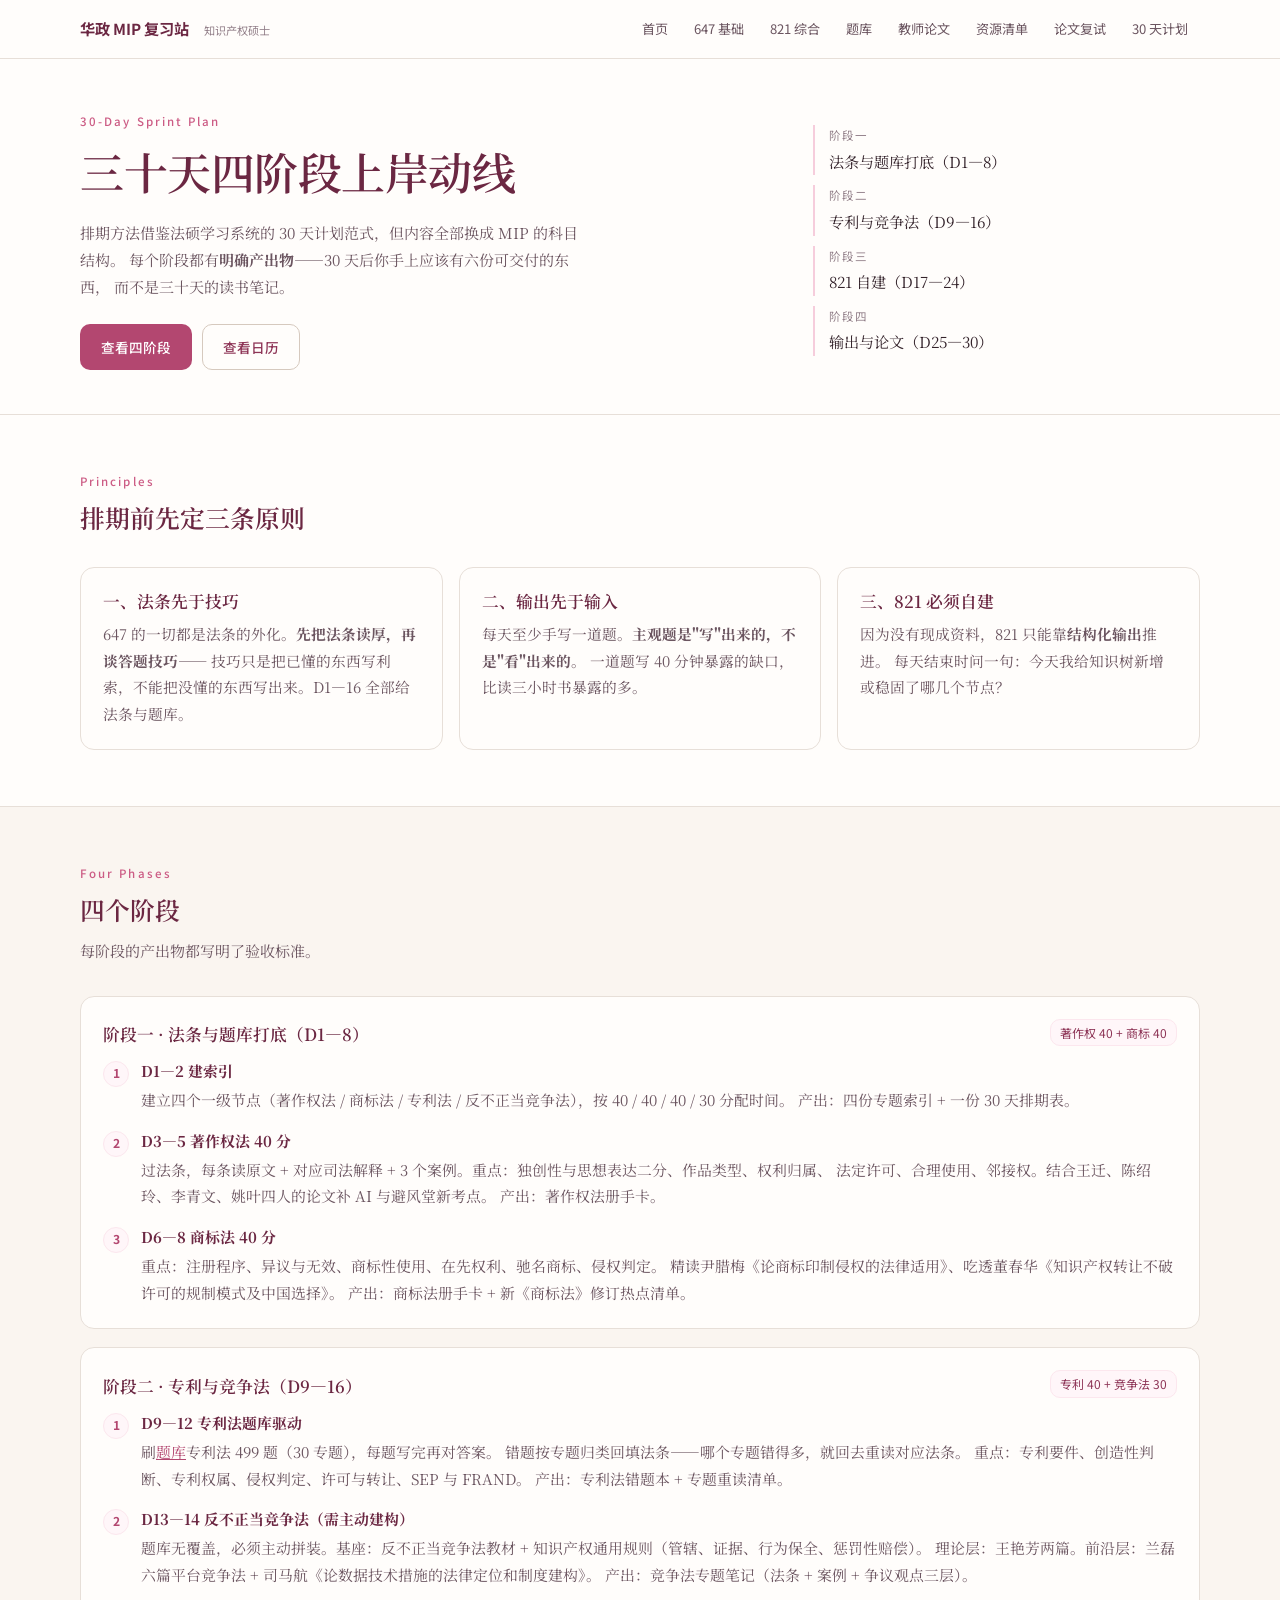
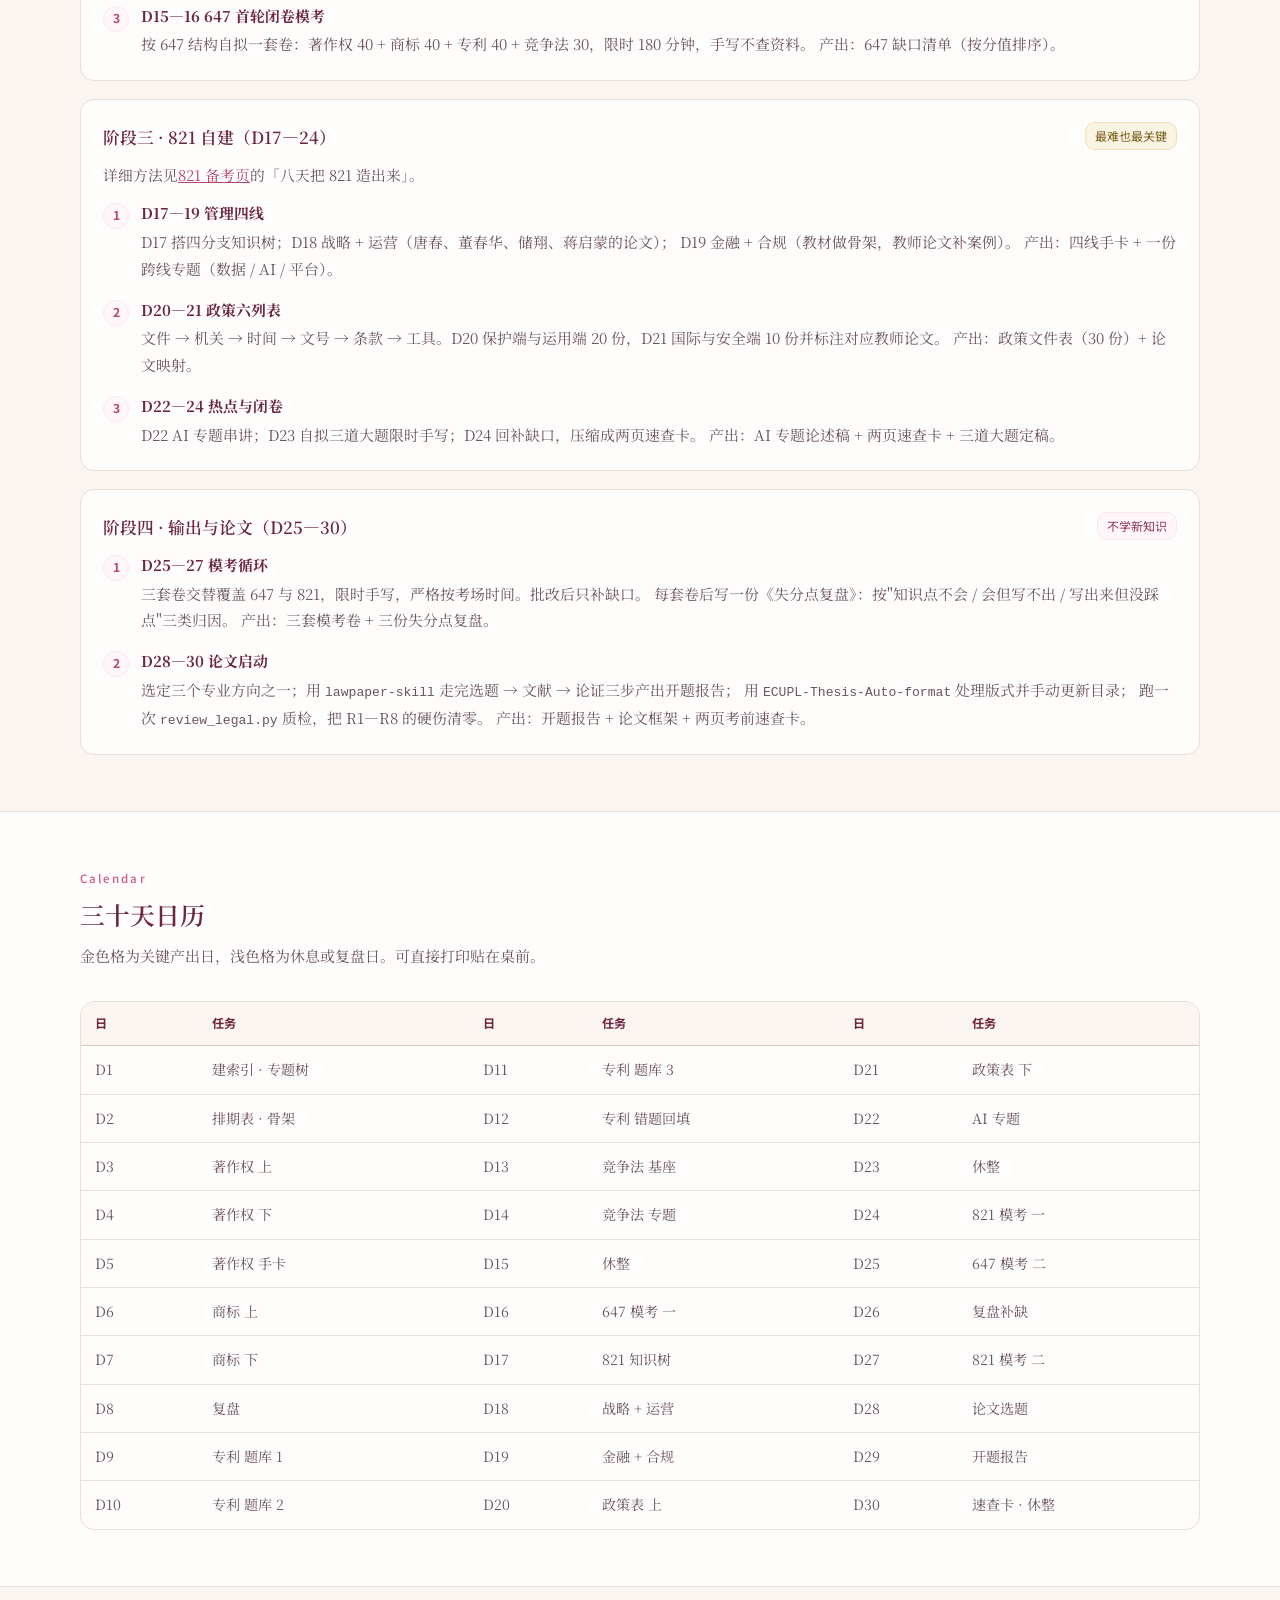
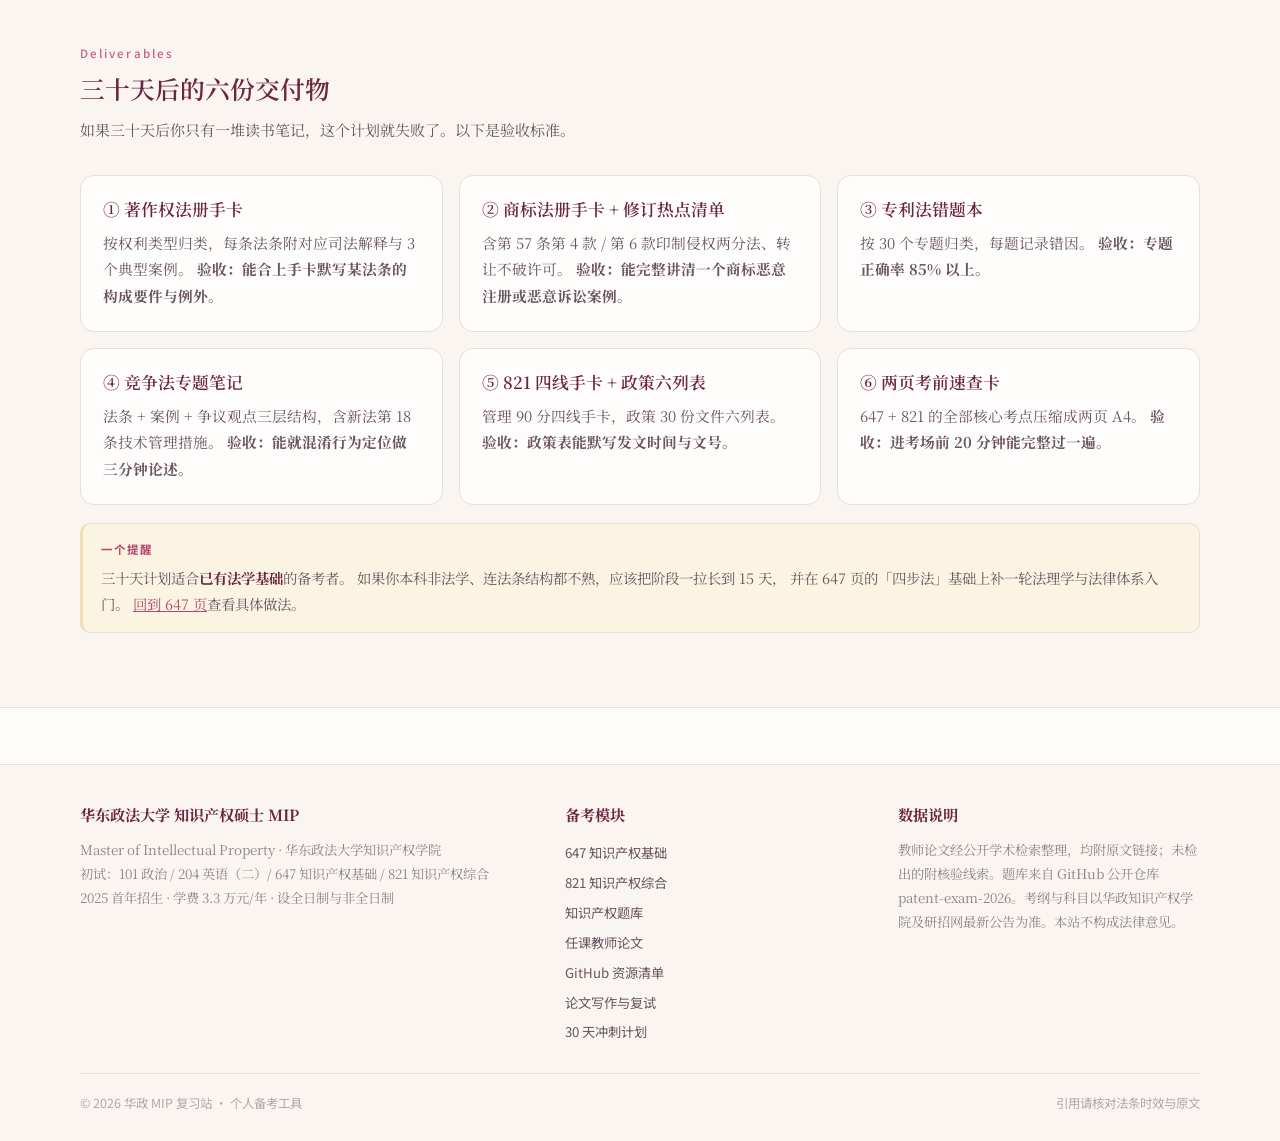
<file: pages/plan.html>
<!DOCTYPE html>
<html lang="zh-CN">
<head>
<meta charset="UTF-8">
<meta name="viewport" content="width=device-width, initial-scale=1.0">
<title>30 天冲刺计划 · 华政 MIP 复习站</title>
<link rel="stylesheet" href="../assets/style.css">
<link rel="icon" href="data:image/svg+xml,<svg xmlns='http://www.w3.org/2000/svg' viewBox='0 0 24 24'><text y='19' font-size='18'>📘</text></svg>">
</head>
<body>

<header class="nav">
  <div class="wrap nav-inner" data-nav data-base="../"></div>
</header>

<section class="hero">
  <div class="wrap hero-inner">
    <div>
      <span class="eyebrow">30-Day Sprint Plan</span>
      <h1>三十天四阶段上岸动线</h1>
      <p class="lede">
        排期方法借鉴法硕学习系统的 30 天计划范式，但内容全部换成 MIP 的科目结构。
        每个阶段都有<strong>明确产出物</strong>——30 天后你手上应该有六份可交付的东西，
        而不是三十天的读书笔记。
      </p>
      <div class="hero-actions">
        <a class="btn btn-primary" href="#phases">查看四阶段</a>
        <a class="btn btn-ghost" href="#daily">查看日历</a>
      </div>
    </div>
    <dl class="hero-side">
      <div class="hero-fact"><dt>阶段一</dt><dd>法条与题库打底（D1—8）</dd></div>
      <div class="hero-fact"><dt>阶段二</dt><dd>专利与竞争法（D9—16）</dd></div>
      <div class="hero-fact"><dt>阶段三</dt><dd>821 自建（D17—24）</dd></div>
      <div class="hero-fact"><dt>阶段四</dt><dd>输出与论文（D25—30）</dd></div>
    </dl>
  </div>
</section>

<section>
  <div class="wrap">
    <div class="sec-head">
      <span class="eyebrow">Principles</span>
      <h2>排期前先定三条原则</h2>
    </div>

    <div class="grid g3">
      <div class="card">
        <h3>一、法条先于技巧</h3>
        <p>647 的一切都是法条的外化。<strong>先把法条读厚，再谈答题技巧</strong>——
          技巧只是把已懂的东西写利索，不能把没懂的东西写出来。D1—16 全部给法条与题库。</p>
      </div>
      <div class="card">
        <h3>二、输出先于输入</h3>
        <p>每天至少手写一道题。<strong>主观题是"写"出来的，不是"看"出来的</strong>。
          一道题写 40 分钟暴露的缺口，比读三小时书暴露的多。</p>
      </div>
      <div class="card">
        <h3>三、821 必须自建</h3>
        <p>因为没有现成资料，821 只能靠<strong>结构化输出</strong>推进。
          每天结束时问一句：今天我给知识树新增或稳固了哪几个节点？</p>
      </div>
    </div>
  </div>
</section>

<section class="band" id="phases">
  <div class="wrap">
    <div class="sec-head">
      <span class="eyebrow">Four Phases</span>
      <h2>四个阶段</h2>
      <p>每阶段的产出物都写明了验收标准。</p>
    </div>

    <div class="card mb">
      <div class="flex-between" style="margin-bottom:12px">
        <h3 style="margin:0">阶段一 · 法条与题库打底（D1—8）</h3>
        <span class="chip">著作权 40 + 商标 40</span>
      </div>
      <ol class="steps">
        <li><div><b>D1—2 建索引</b>
          建立四个一级节点（著作权法 / 商标法 / 专利法 / 反不正当竞争法），按 40 / 40 / 40 / 30 分配时间。
          产出：四份专题索引 + 一份 30 天排期表。</div></li>
        <li><div><b>D3—5 著作权法 40 分</b>
          过法条，每条读原文 + 对应司法解释 + 3 个案例。重点：独创性与思想表达二分、作品类型、权利归属、
          法定许可、合理使用、邻接权。结合王迁、陈绍玲、李青文、姚叶四人的论文补 AI 与避风堂新考点。
          产出：著作权法册手卡。</div></li>
        <li><div><b>D6—8 商标法 40 分</b>
          重点：注册程序、异议与无效、商标性使用、在先权利、驰名商标、侵权判定。
          精读尹腊梅《论商标印制侵权的法律适用》、吃透董春华《知识产权转让不破许可的规制模式及中国选择》。
          产出：商标法册手卡 + 新《商标法》修订热点清单。</div></li>
      </ol>
    </div>

    <div class="card mb">
      <div class="flex-between" style="margin-bottom:12px">
        <h3 style="margin:0">阶段二 · 专利与竞争法（D9—16）</h3>
        <span class="chip">专利 40 + 竞争法 30</span>
      </div>
      <ol class="steps">
        <li><div><b>D9—12 专利法题库驱动</b>
          刷<a href="quiz.html">题库</a>专利法 499 题（30 专题），每题写完再对答案。
          错题按专题归类回填法条——哪个专题错得多，就回去重读对应法条。
          重点：专利要件、创造性判断、专利权属、侵权判定、许可与转让、SEP 与 FRAND。
          产出：专利法错题本 + 专题重读清单。</div></li>
        <li><div><b>D13—14 反不正当竞争法（需主动建构）</b>
          题库无覆盖，必须主动拼装。基座：反不正当竞争法教材 + 知识产权通用规则（管辖、证据、行为保全、惩罚性赔偿）。
          理论层：王艳芳两篇。前沿层：兰磊六篇平台竞争法 + 司马航《论数据技术措施的法律定位和制度建构》。
          产出：竞争法专题笔记（法条 + 案例 + 争议观点三层）。</div></li>
        <li><div><b>D15—16 647 首轮闭卷模考</b>
          按 647 结构自拟一套卷：著作权 40 + 商标 40 + 专利 40 + 竞争法 30，限时 180 分钟，手写不查资料。
          产出：647 缺口清单（按分值排序）。</div></li>
      </ol>
    </div>

    <div class="card mb">
      <div class="flex-between" style="margin-bottom:12px">
        <h3 style="margin:0">阶段三 · 821 自建（D17—24）</h3>
        <span class="chip gold">最难也最关键</span>
      </div>
      <p style="margin-bottom:12px">详细方法见<a href="821.html">821 备考页</a>的「八天把 821 造出来」。</p>
      <ol class="steps">
        <li><div><b>D17—19 管理四线</b>
          D17 搭四分支知识树；D18 战略 + 运营（唐春、董春华、储翔、蒋启蒙的论文）；
          D19 金融 + 合规（教材做骨架，教师论文补案例）。
          产出：四线手卡 + 一份跨线专题（数据 / AI / 平台）。</div></li>
        <li><div><b>D20—21 政策六列表</b>
          文件 → 机关 → 时间 → 文号 → 条款 → 工具。D20 保护端与运用端 20 份，D21 国际与安全端 10 份并标注对应教师论文。
          产出：政策文件表（30 份）+ 论文映射。</div></li>
        <li><div><b>D22—24 热点与闭卷</b>
          D22 AI 专题串讲；D23 自拟三道大题限时手写；D24 回补缺口，压缩成两页速查卡。
          产出：AI 专题论述稿 + 两页速查卡 + 三道大题定稿。</div></li>
      </ol>
    </div>

    <div class="card">
      <div class="flex-between" style="margin-bottom:12px">
        <h3 style="margin:0">阶段四 · 输出与论文（D25—30）</h3>
        <span class="chip">不学新知识</span>
      </div>
      <ol class="steps">
        <li><div><b>D25—27 模考循环</b>
          三套卷交替覆盖 647 与 821，限时手写，严格按考场时间。批改后只补缺口。
          每套卷后写一份《失分点复盘》：按"知识点不会 / 会但写不出 / 写出来但没踩点"三类归因。
          产出：三套模考卷 + 三份失分点复盘。</div></li>
        <li><div><b>D28—30 论文启动</b>
          选定三个专业方向之一；用 <code>lawpaper-skill</code> 走完选题 → 文献 → 论证三步产出开题报告；
          用 <code>ECUPL-Thesis-Auto-format</code> 处理版式并手动更新目录；
          跑一次 <code>review_legal.py</code> 质检，把 R1—R8 的硬伤清零。
          产出：开题报告 + 论文框架 + 两页考前速查卡。</div></li>
      </ol>
    </div>
  </div>
</section>

<section id="daily">
  <div class="wrap">
    <div class="sec-head">
      <span class="eyebrow">Calendar</span>
      <h2>三十天日历</h2>
      <p>金色格为关键产出日，浅色格为休息或复盘日。可直接打印贴在桌前。</p>
    </div>

    <div class="table-wrap">
      <table>
        <thead>
          <tr><th>日</th><th>任务</th><th>日</th><th>任务</th><th>日</th><th>任务</th></tr>
        </thead>
        <tbody>
          <tr><td>D1</td><td>建索引 · 专题树</td><td>D11</td><td>专利 题库 3</td><td>D21</td><td>政策表 下</td></tr>
          <tr><td>D2</td><td>排期表 · 骨架</td><td>D12</td><td>专利 错题回填</td><td>D22</td><td>AI 专题</td></tr>
          <tr><td>D3</td><td>著作权 上</td><td>D13</td><td>竞争法 基座</td><td>D23</td><td>休整</td></tr>
          <tr><td>D4</td><td>著作权 下</td><td>D14</td><td>竞争法 专题</td><td>D24</td><td>821 模考 一</td></tr>
          <tr><td>D5</td><td>著作权 手卡</td><td>D15</td><td>休整</td><td>D25</td><td>647 模考 二</td></tr>
          <tr><td>D6</td><td>商标 上</td><td>D16</td><td>647 模考 一</td><td>D26</td><td>复盘补缺</td></tr>
          <tr><td>D7</td><td>商标 下</td><td>D17</td><td>821 知识树</td><td>D27</td><td>821 模考 二</td></tr>
          <tr><td>D8</td><td>复盘</td><td>D18</td><td>战略 + 运营</td><td>D28</td><td>论文选题</td></tr>
          <tr><td>D9</td><td>专利 题库 1</td><td>D19</td><td>金融 + 合规</td><td>D29</td><td>开题报告</td></tr>
          <tr><td>D10</td><td>专利 题库 2</td><td>D20</td><td>政策表 上</td><td>D30</td><td>速查卡 · 休整</td></tr>
        </tbody>
      </table>
    </div>
  </div>
</section>

<section class="band">
  <div class="wrap">
    <div class="sec-head">
      <span class="eyebrow">Deliverables</span>
      <h2>三十天后的六份交付物</h2>
      <p>如果三十天后你只有一堆读书笔记，这个计划就失败了。以下是验收标准。</p>
    </div>

    <div class="grid g3">
      <div class="card">
        <h3>① 著作权法册手卡</h3>
        <p class="small">按权利类型归类，每条法条附对应司法解释与 3 个典型案例。
          <strong>验收：能合上手卡默写某法条的构成要件与例外。</strong></p>
      </div>
      <div class="card">
        <h3>② 商标法册手卡 + 修订热点清单</h3>
        <p class="small">含第 57 条第 4 款 / 第 6 款印制侵权两分法、转让不破许可。
          <strong>验收：能完整讲清一个商标恶意注册或恶意诉讼案例。</strong></p>
      </div>
      <div class="card">
        <h3>③ 专利法错题本</h3>
        <p class="small">按 30 个专题归类，每题记录错因。
          <strong>验收：专题正确率 85% 以上。</strong></p>
      </div>
      <div class="card">
        <h3>④ 竞争法专题笔记</h3>
        <p class="small">法条 + 案例 + 争议观点三层结构，含新法第 18 条技术管理措施。
          <strong>验收：能就混淆行为定位做三分钟论述。</strong></p>
      </div>
      <div class="card">
        <h3>⑤ 821 四线手卡 + 政策六列表</h3>
        <p class="small">管理 90 分四线手卡，政策 30 份文件六列表。
          <strong>验收：政策表能默写发文时间与文号。</strong></p>
      </div>
      <div class="card">
        <h3>⑥ 两页考前速查卡</h3>
        <p class="small">647 + 821 的全部核心考点压缩成两页 A4。
          <strong>验收：进考场前 20 分钟能完整过一遍。</strong></p>
      </div>
    </div>

    <div class="note mt">
      <span class="nt">一个提醒</span>
      三十天计划适合<strong>已有法学基础</strong>的备考者。
      如果你本科非法学、连法条结构都不熟，应该把阶段一拉长到 15 天，
      并在 647 页的「四步法」基础上补一轮法理学与法律体系入门。
      <a href="647.html">回到 647 页</a>查看具体做法。
    </div>
  </div>
</section>

<footer class="footer">
  <div class="wrap" data-footer></div>
</footer>

<script src="../assets/data.js"></script>
<script src="../assets/main.js"></script>
</body>
</html>
</file>
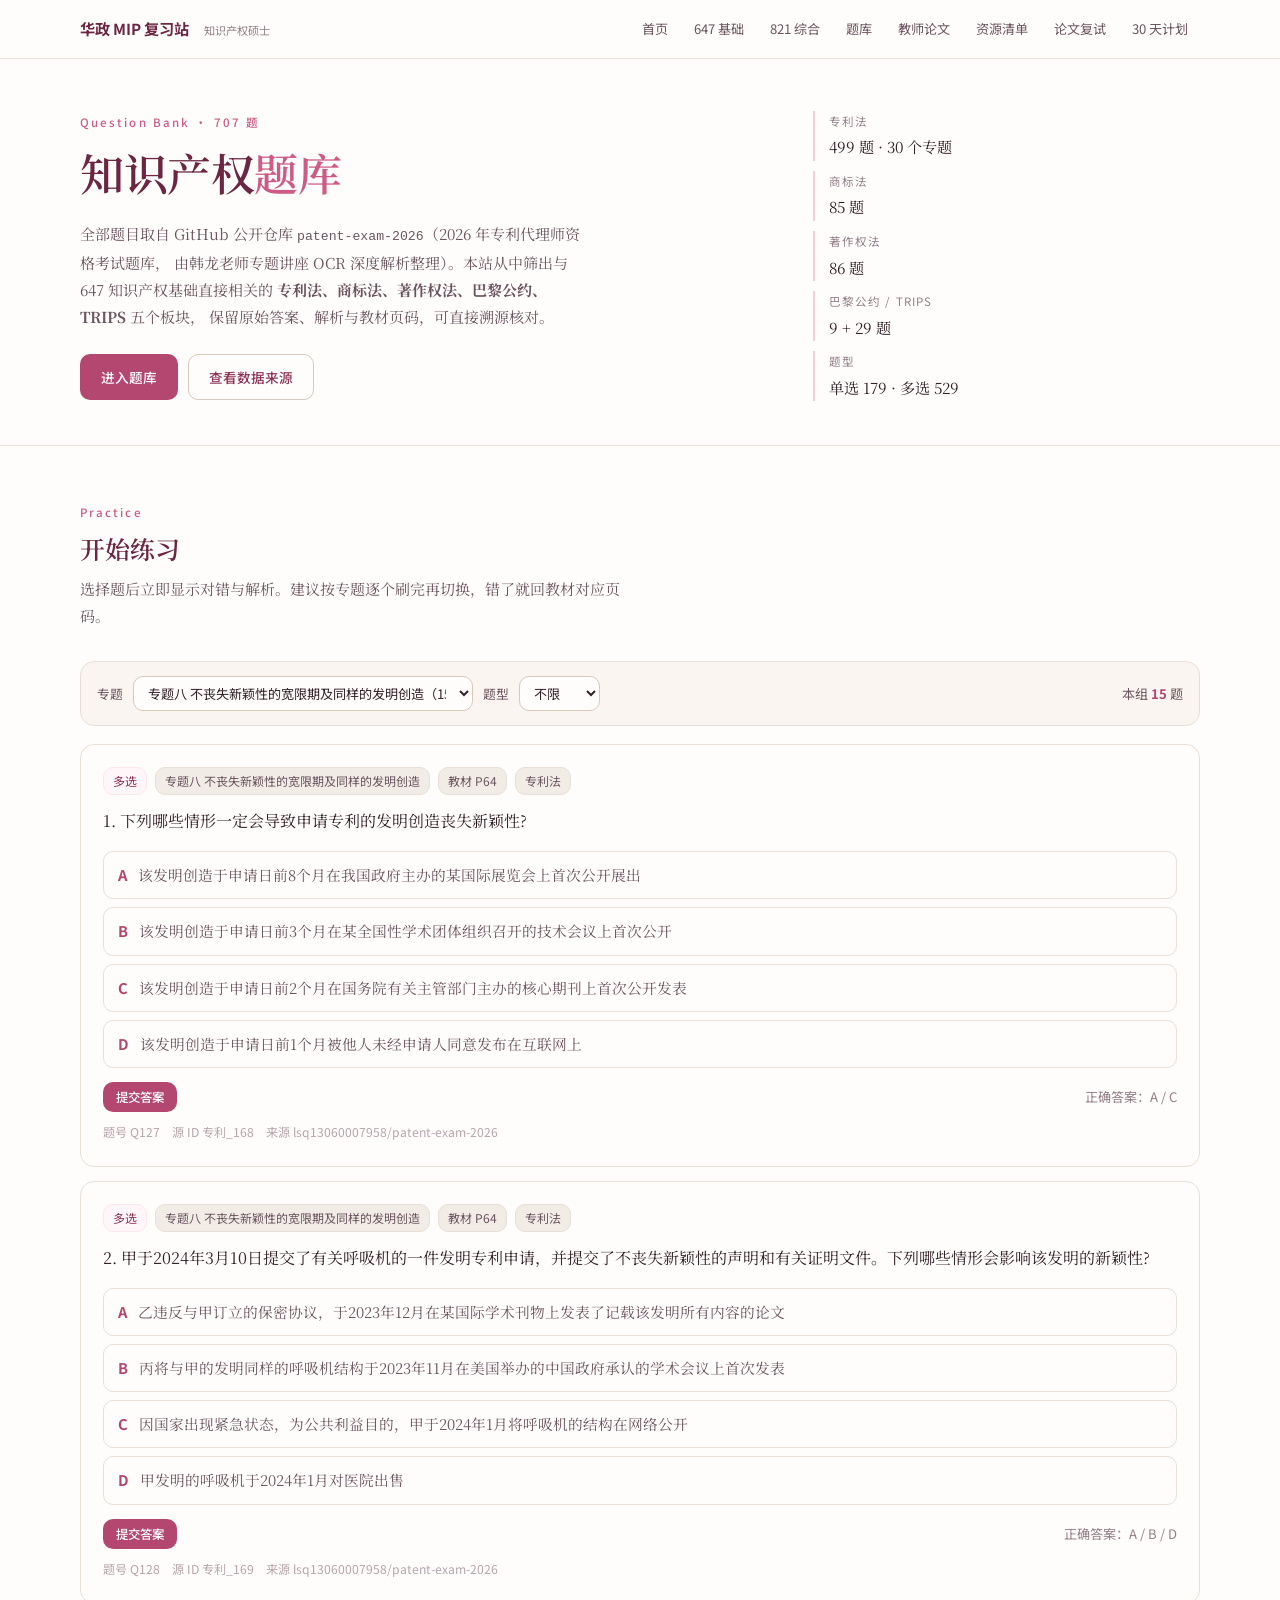
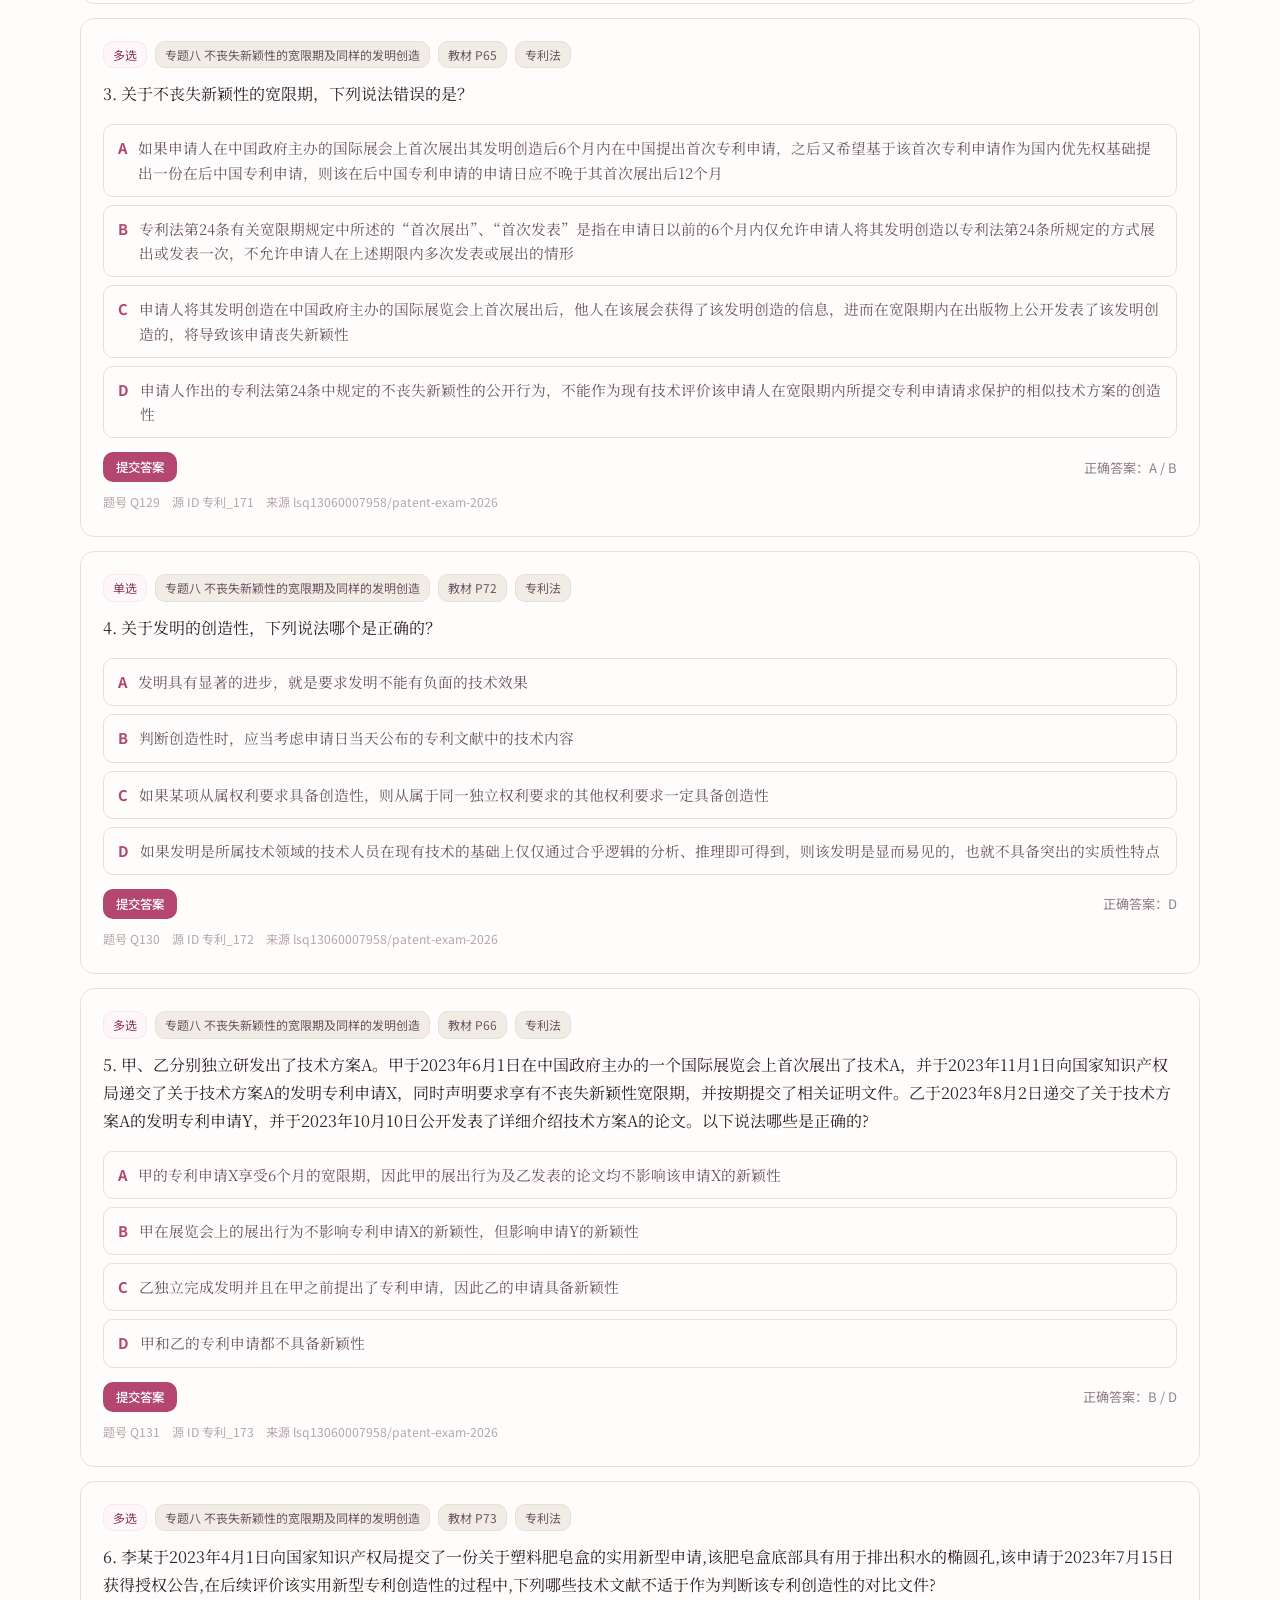
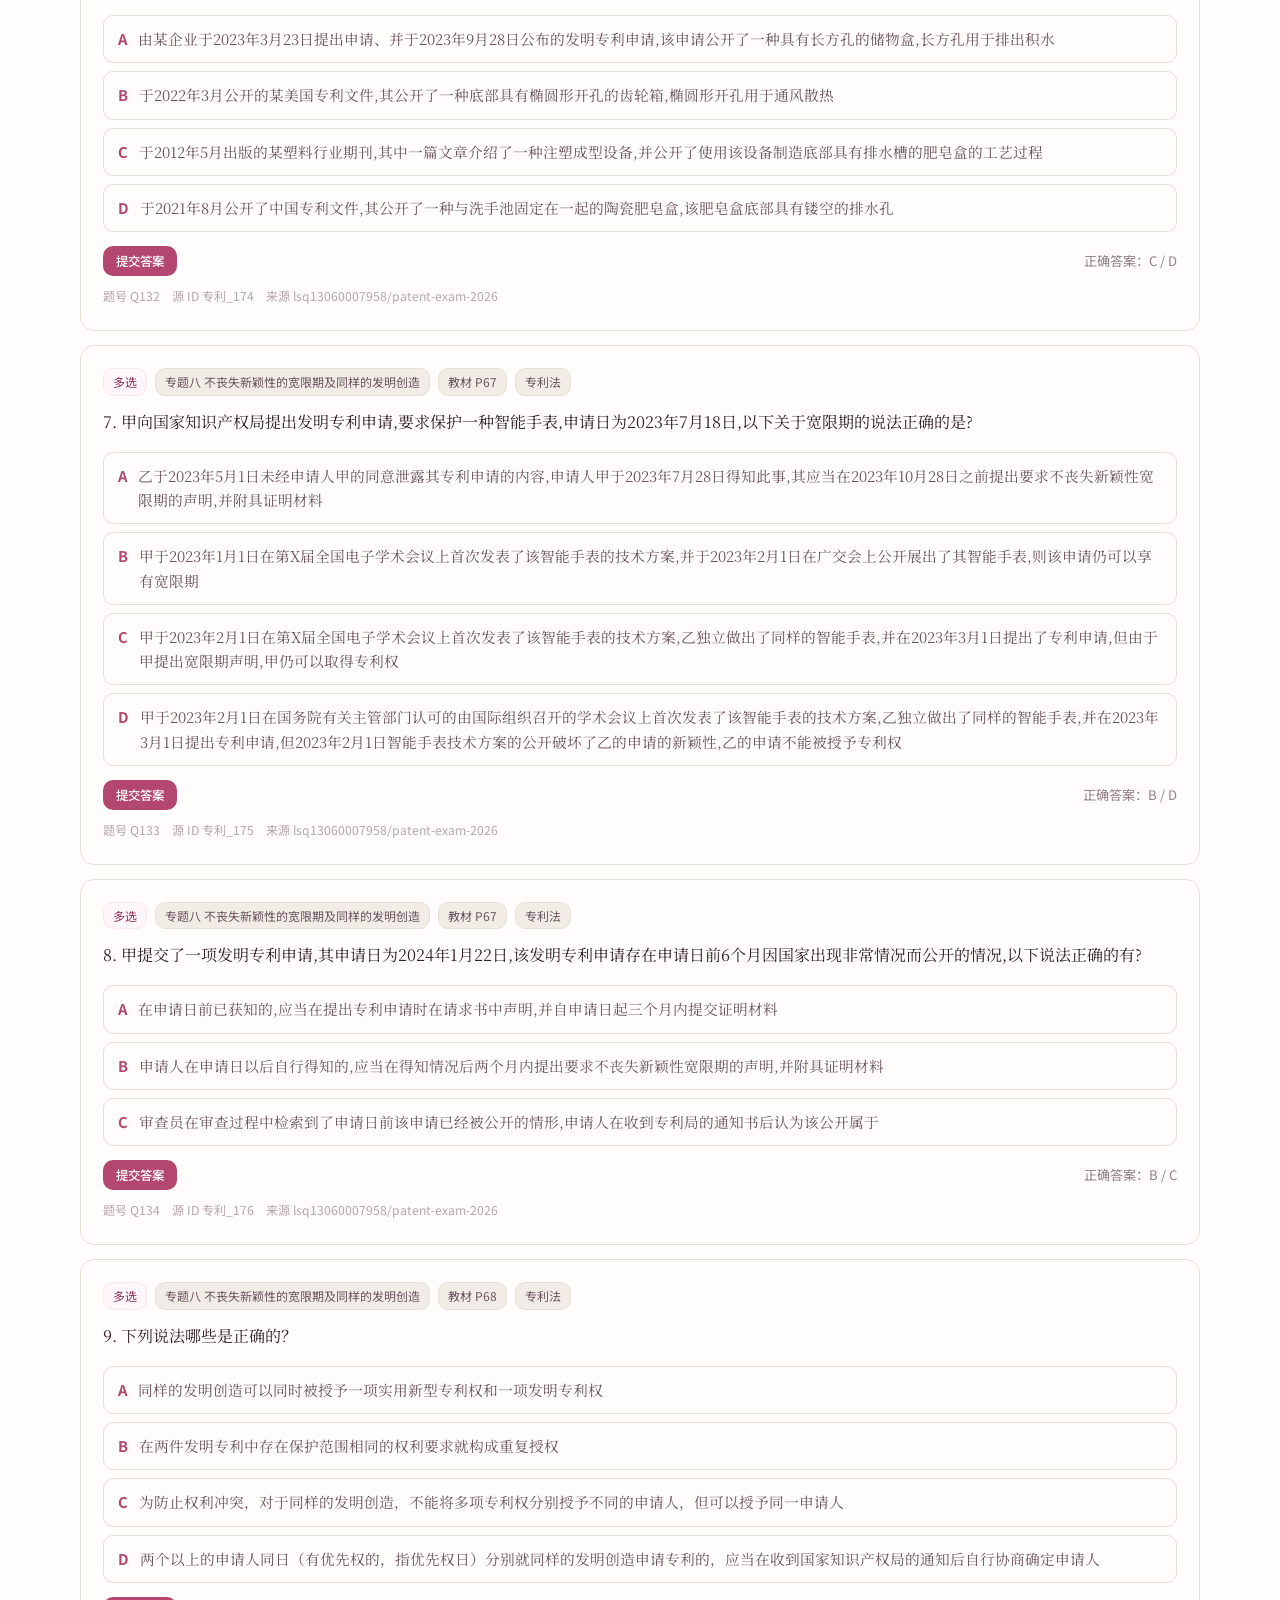
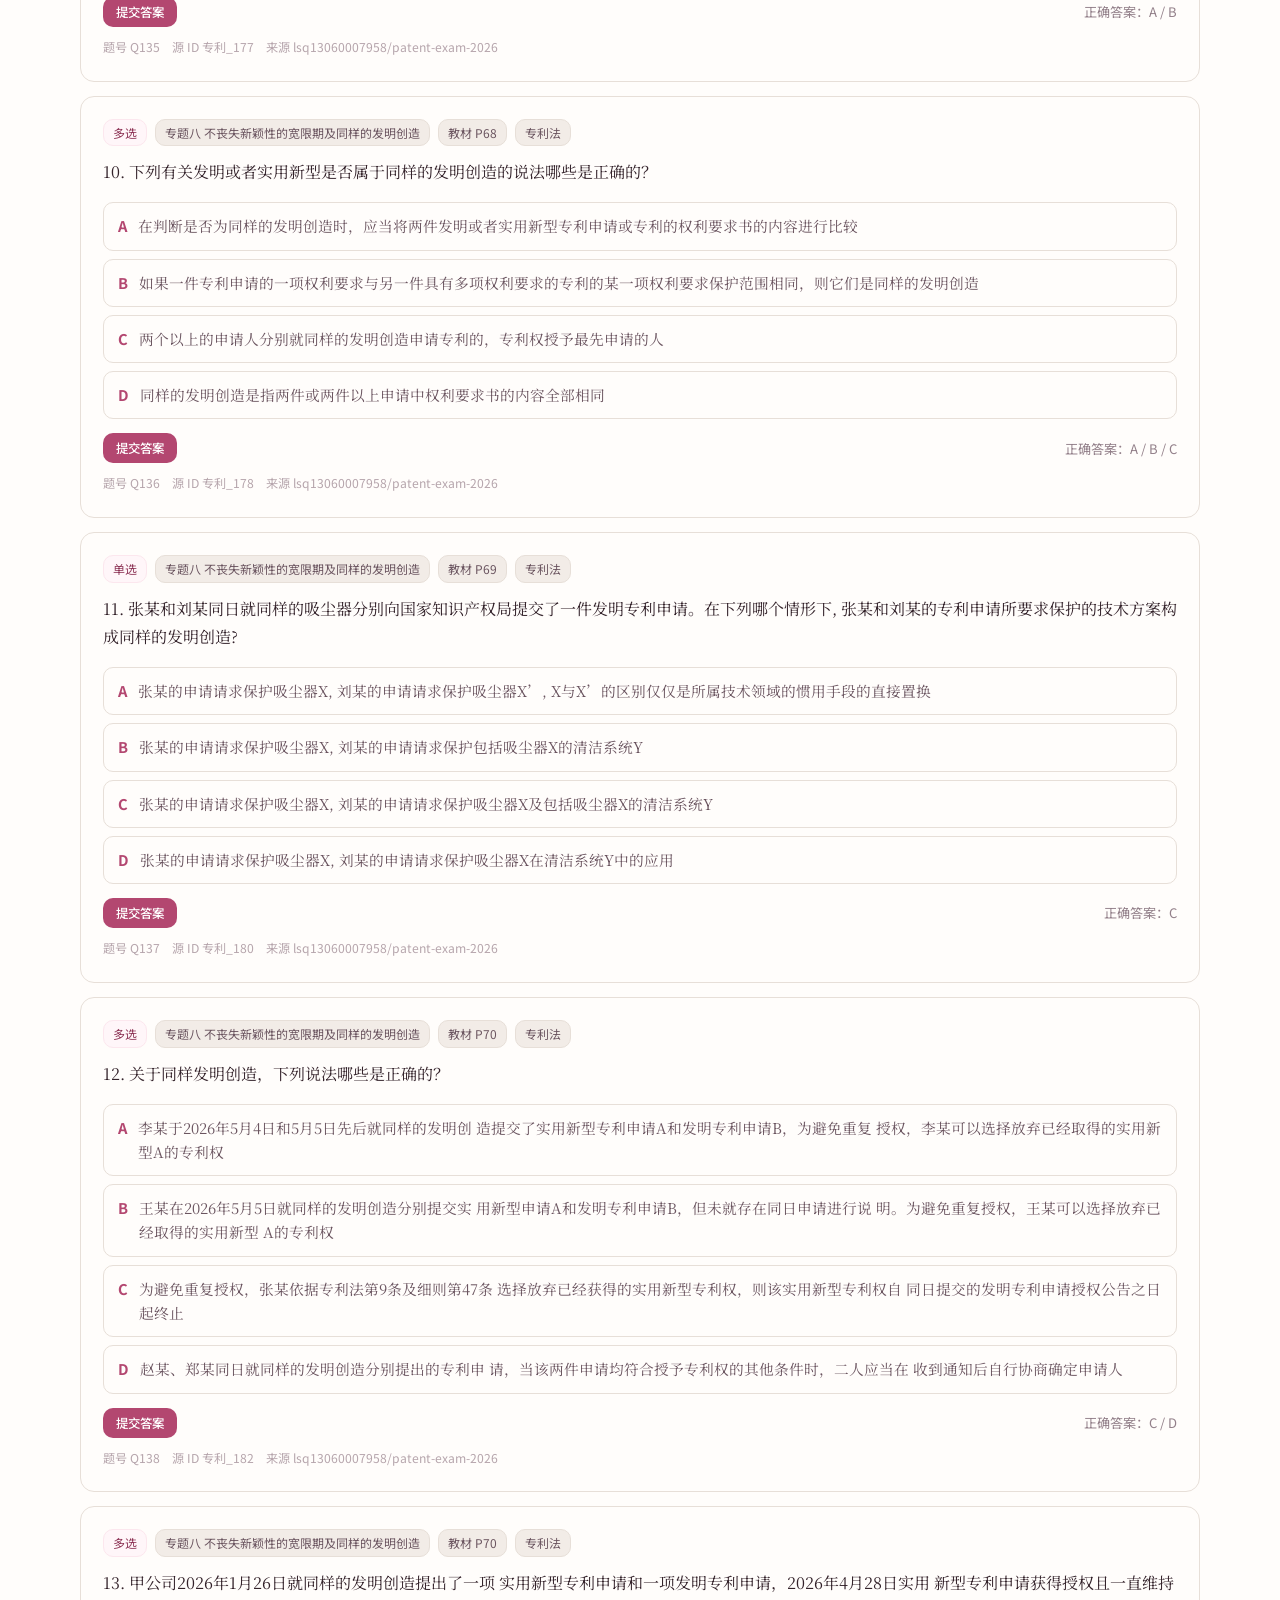
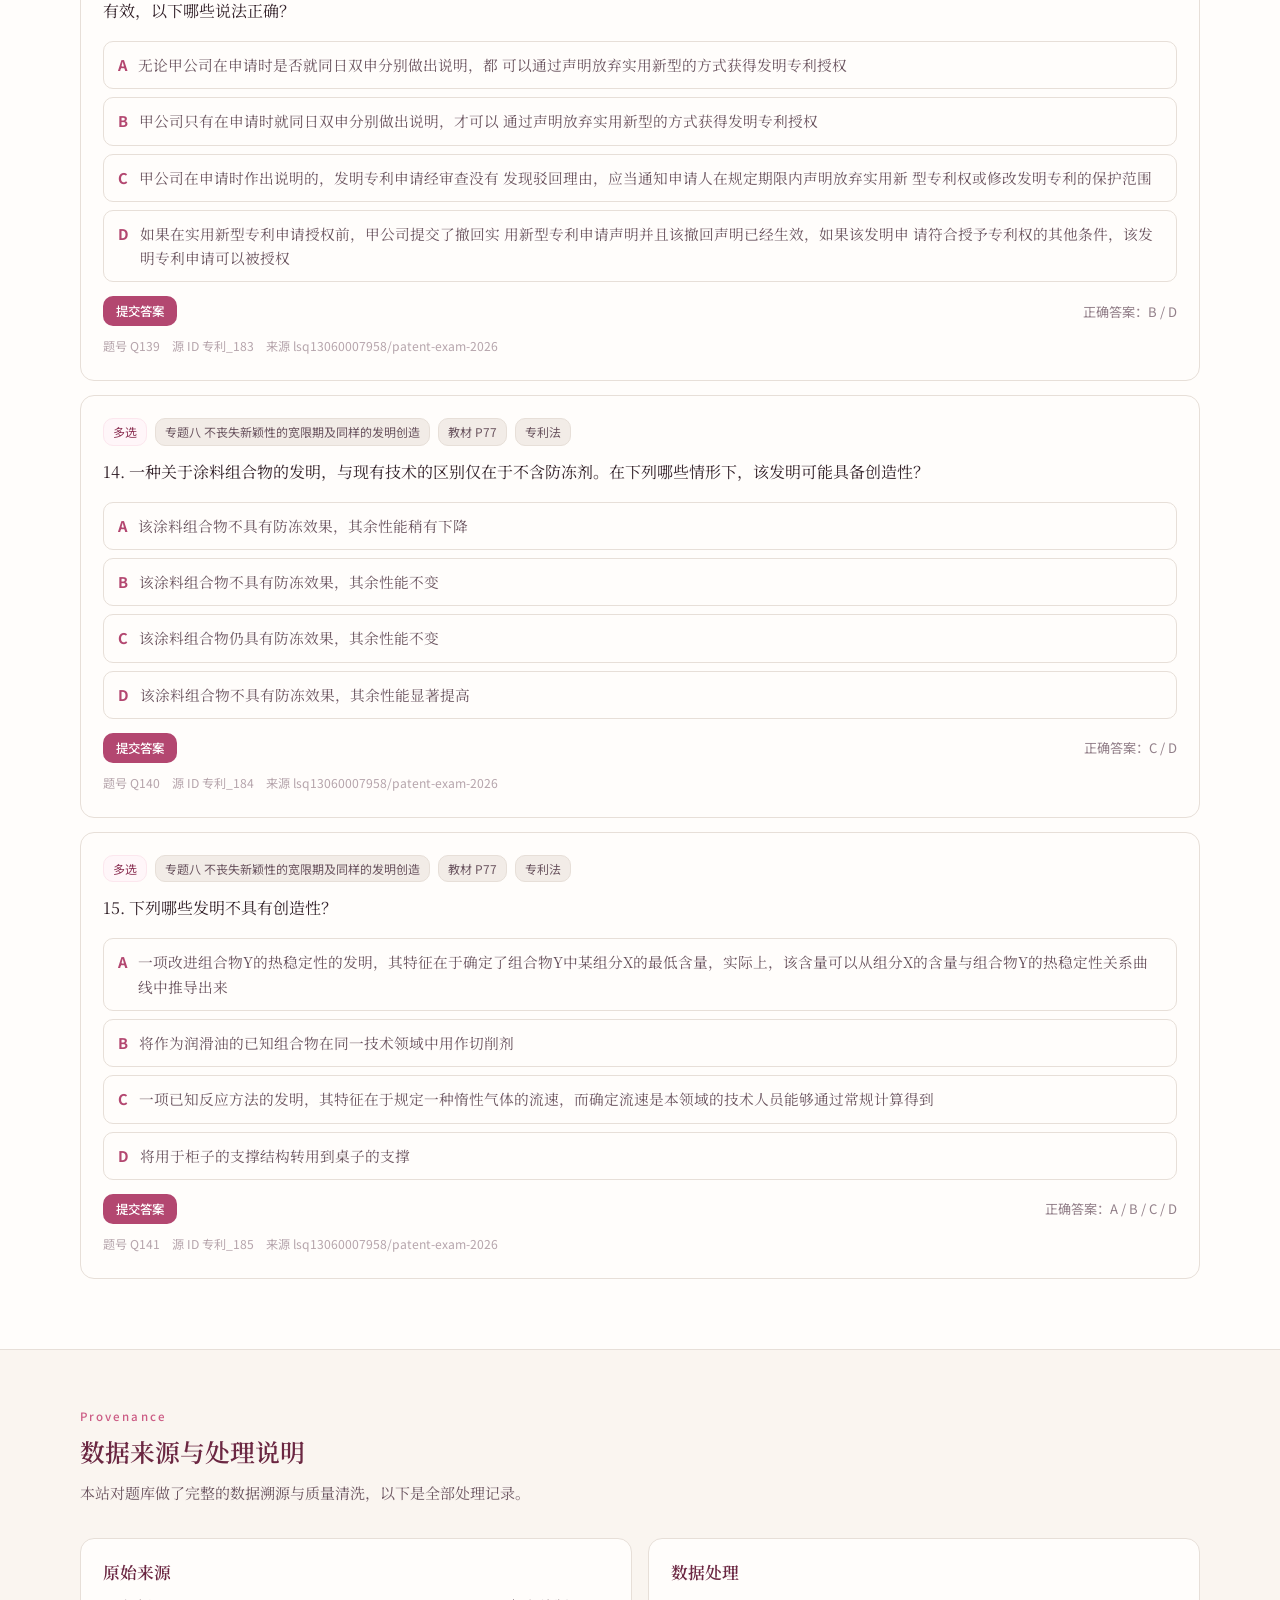
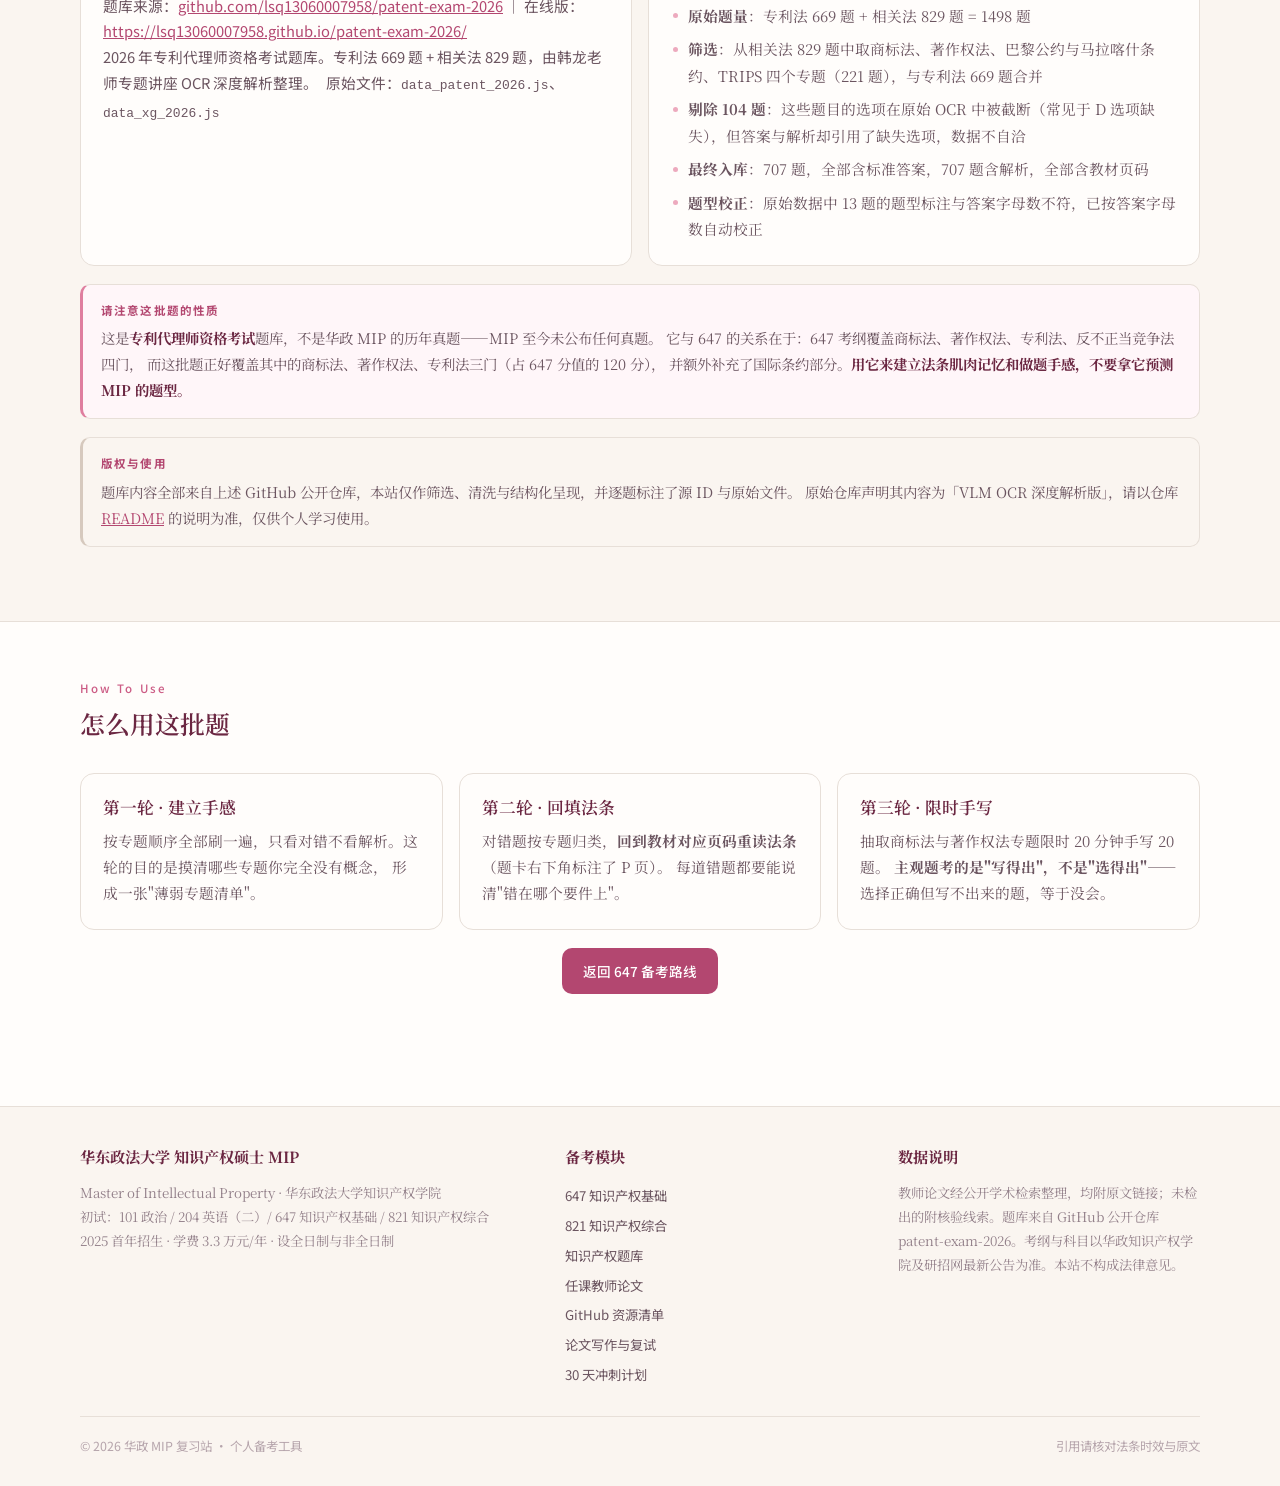
<file: pages/quiz.html>
<!DOCTYPE html>
<html lang="zh-CN">
<head>
<meta charset="UTF-8">
<meta name="viewport" content="width=device-width, initial-scale=1.0">
<title>知识产权题库 · 华政 MIP 复习站</title>
<meta name="description" content="707 道知识产权与专利相关真题，含答案、解析与教材页码，可按专题与题型筛选。来源：GitHub 公开仓库 patent-exam-2026。">
<link rel="stylesheet" href="../assets/style.css">
<link rel="icon" href="data:image/svg+xml,<svg xmlns='http://www.w3.org/2000/svg' viewBox='0 0 24 24'><text y='19' font-size='18'>📘</text></svg>">
</head>
<body>

<header class="nav">
  <div class="wrap nav-inner" data-nav data-base="../"></div>
</header>

<section class="hero">
  <div class="wrap hero-inner">
    <div>
      <span class="eyebrow">Question Bank · 707 题</span>
      <h1>知识产权<em>题库</em></h1>
      <p class="lede">
        全部题目取自 GitHub 公开仓库 <code>patent-exam-2026</code>（2026 年专利代理师资格考试题库，
        由韩龙老师专题讲座 OCR 深度解析整理）。本站从中筛出与 647 知识产权基础直接相关的
        <strong>专利法、商标法、著作权法、巴黎公约、TRIPS</strong> 五个板块，
        保留原始答案、解析与教材页码，可直接溯源核对。
      </p>
      <div class="hero-actions">
        <a class="btn btn-primary" href="#bank">进入题库</a>
        <a class="btn btn-ghost" href="#source">查看数据来源</a>
      </div>
    </div>
    <dl class="hero-side">
      <div class="hero-fact"><dt>专利法</dt><dd>499 题 · 30 个专题</dd></div>
      <div class="hero-fact"><dt>商标法</dt><dd>85 题</dd></div>
      <div class="hero-fact"><dt>著作权法</dt><dd>86 题</dd></div>
      <div class="hero-fact"><dt>巴黎公约 / TRIPS</dt><dd>9 + 29 题</dd></div>
      <div class="hero-fact"><dt>题型</dt><dd>单选 179 · 多选 529</dd></div>
    </dl>
  </div>
</section>

<section id="bank">
  <div class="wrap">
    <div class="sec-head">
      <span class="eyebrow">Practice</span>
      <h2>开始练习</h2>
      <p>选择题后立即显示对错与解析。建议按专题逐个刷完再切换，错了就回教材对应页码。</p>
    </div>

    <div class="q-toolbar">
      <label for="qTopic">专题</label>
      <select id="qTopic"></select>
      <label for="qMode">题型</label>
      <select id="qMode">
        <option value="all">不限</option>
        <option value="s">仅单选</option>
        <option value="m">仅多选</option>
      </select>
      <span class="q-progress" id="qCount"></span>
    </div>

    <div id="qList" data-quiz></div>
  </div>
</section>

<section class="band" id="source">
  <div class="wrap">
    <div class="sec-head">
      <span class="eyebrow">Provenance</span>
      <h2>数据来源与处理说明</h2>
      <p>本站对题库做了完整的数据溯源与质量清洗，以下是全部处理记录。</p>
    </div>

    <div class="grid g2 mb">
      <div class="card">
        <h3>原始来源</h3>
        <div id="qSource" class="source-note" style="margin-top:8px"></div>
      </div>
      <div class="card">
        <h3>数据处理</h3>
        <ul class="bullets mt">
          <li><strong>原始题量</strong>：专利法 669 题 + 相关法 829 题 = 1498 题</li>
          <li><strong>筛选</strong>：从相关法 829 题中取商标法、著作权法、巴黎公约与马拉喀什条约、TRIPS 四个专题（221 题），与专利法 669 题合并</li>
          <li><strong>剔除 104 题</strong>：这些题目的选项在原始 OCR 中被截断（常见于 D 选项缺失），但答案与解析却引用了缺失选项，数据不自洽</li>
          <li><strong>最终入库</strong>：707 题，全部含标准答案，707 题含解析，全部含教材页码</li>
          <li><strong>题型校正</strong>：原始数据中 13 题的题型标注与答案字母数不符，已按答案字母数自动校正</li>
        </ul>
      </div>
    </div>

    <div class="note warn">
      <span class="nt">请注意这批题的性质</span>
      这是<strong>专利代理师资格考试</strong>题库，不是华政 MIP 的历年真题——MIP 至今未公布任何真题。
      它与 647 的关系在于：647 考纲覆盖商标法、著作权法、专利法、反不正当竞争法四门，
      而这批题正好覆盖其中的商标法、著作权法、专利法三门（占 647 分值的 120 分），
      并额外补充了国际条约部分。<strong>用它来建立法条肌肉记忆和做题手感，不要拿它预测 MIP 的题型。</strong>
    </div>

    <div class="note plain">
      <span class="nt">版权与使用</span>
      题库内容全部来自上述 GitHub 公开仓库，本站仅作筛选、清洗与结构化呈现，并逐题标注了源 ID 与原始文件。
      原始仓库声明其内容为「VLM OCR 深度解析版」，请以仓库
      <a href="https://github.com/lsq13060007958/patent-exam-2026" target="_blank" rel="noopener">README</a>
      的说明为准，仅供个人学习使用。
    </div>
  </div>
</section>

<section>
  <div class="wrap">
    <div class="sec-head">
      <span class="eyebrow">How To Use</span>
      <h2>怎么用这批题</h2>
    </div>

    <div class="grid g3">
      <div class="card">
        <h3>第一轮 · 建立手感</h3>
        <p>按专题顺序全部刷一遍，只看对错不看解析。这轮的目的是摸清哪些专题你完全没有概念，
          形成一张"薄弱专题清单"。</p>
      </div>
      <div class="card">
        <h3>第二轮 · 回填法条</h3>
        <p>对错题按专题归类，<strong>回到教材对应页码重读法条</strong>（题卡右下角标注了 P 页）。
          每道错题都要能说清"错在哪个要件上"。</p>
      </div>
      <div class="card">
        <h3>第三轮 · 限时手写</h3>
        <p>抽取商标法与著作权法专题限时 20 分钟手写 20 题。
          <strong>主观题考的是"写得出"，不是"选得出"</strong>——选择正确但写不出来的题，等于没会。</p>
      </div>
    </div>

    <div class="pill-row mt" style="justify-content:center">
      <a class="btn btn-primary" href="647.html">返回 647 备考路线</a>
    </div>
  </div>
</section>

<footer class="footer">
  <div class="wrap" data-footer></div>
</footer>

<script src="../assets/questions.js"></script>
<script src="../assets/data.js"></script>
<script src="../assets/main.js"></script>
</body>
</html>
</file>
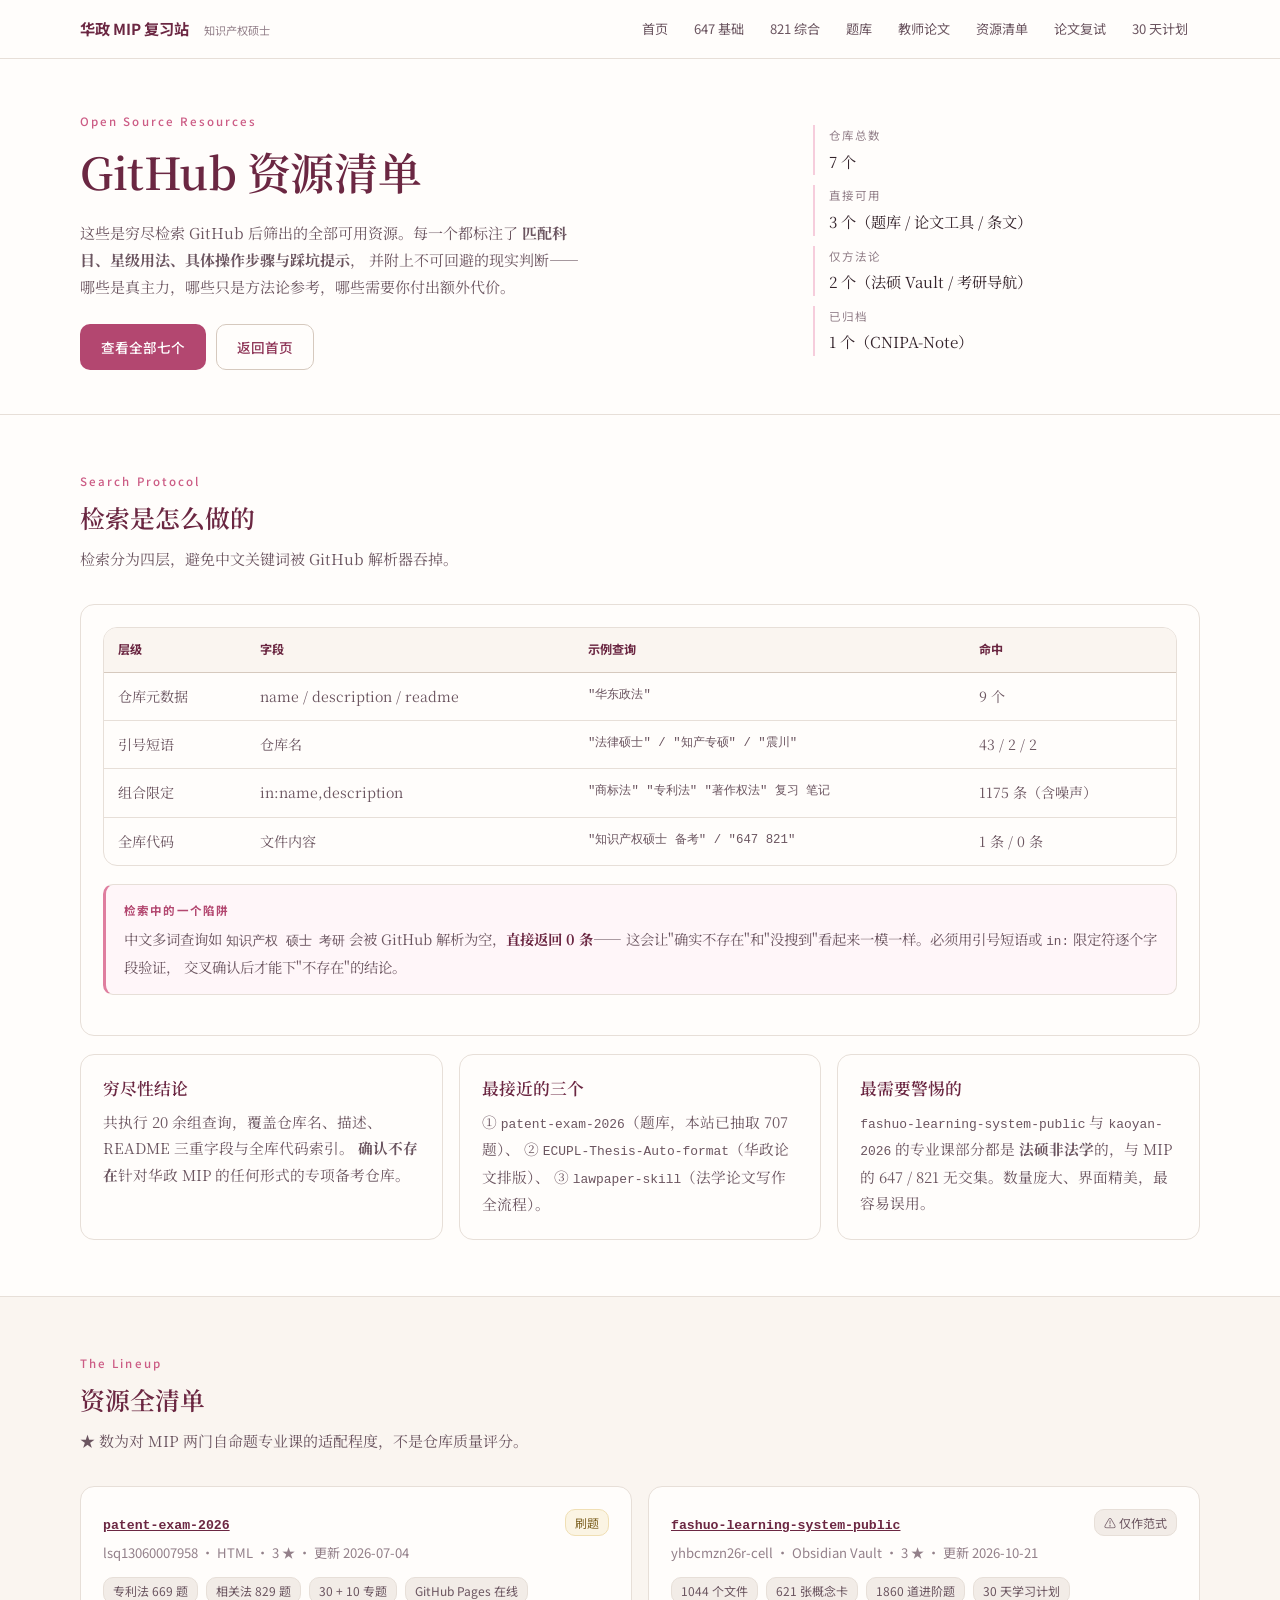
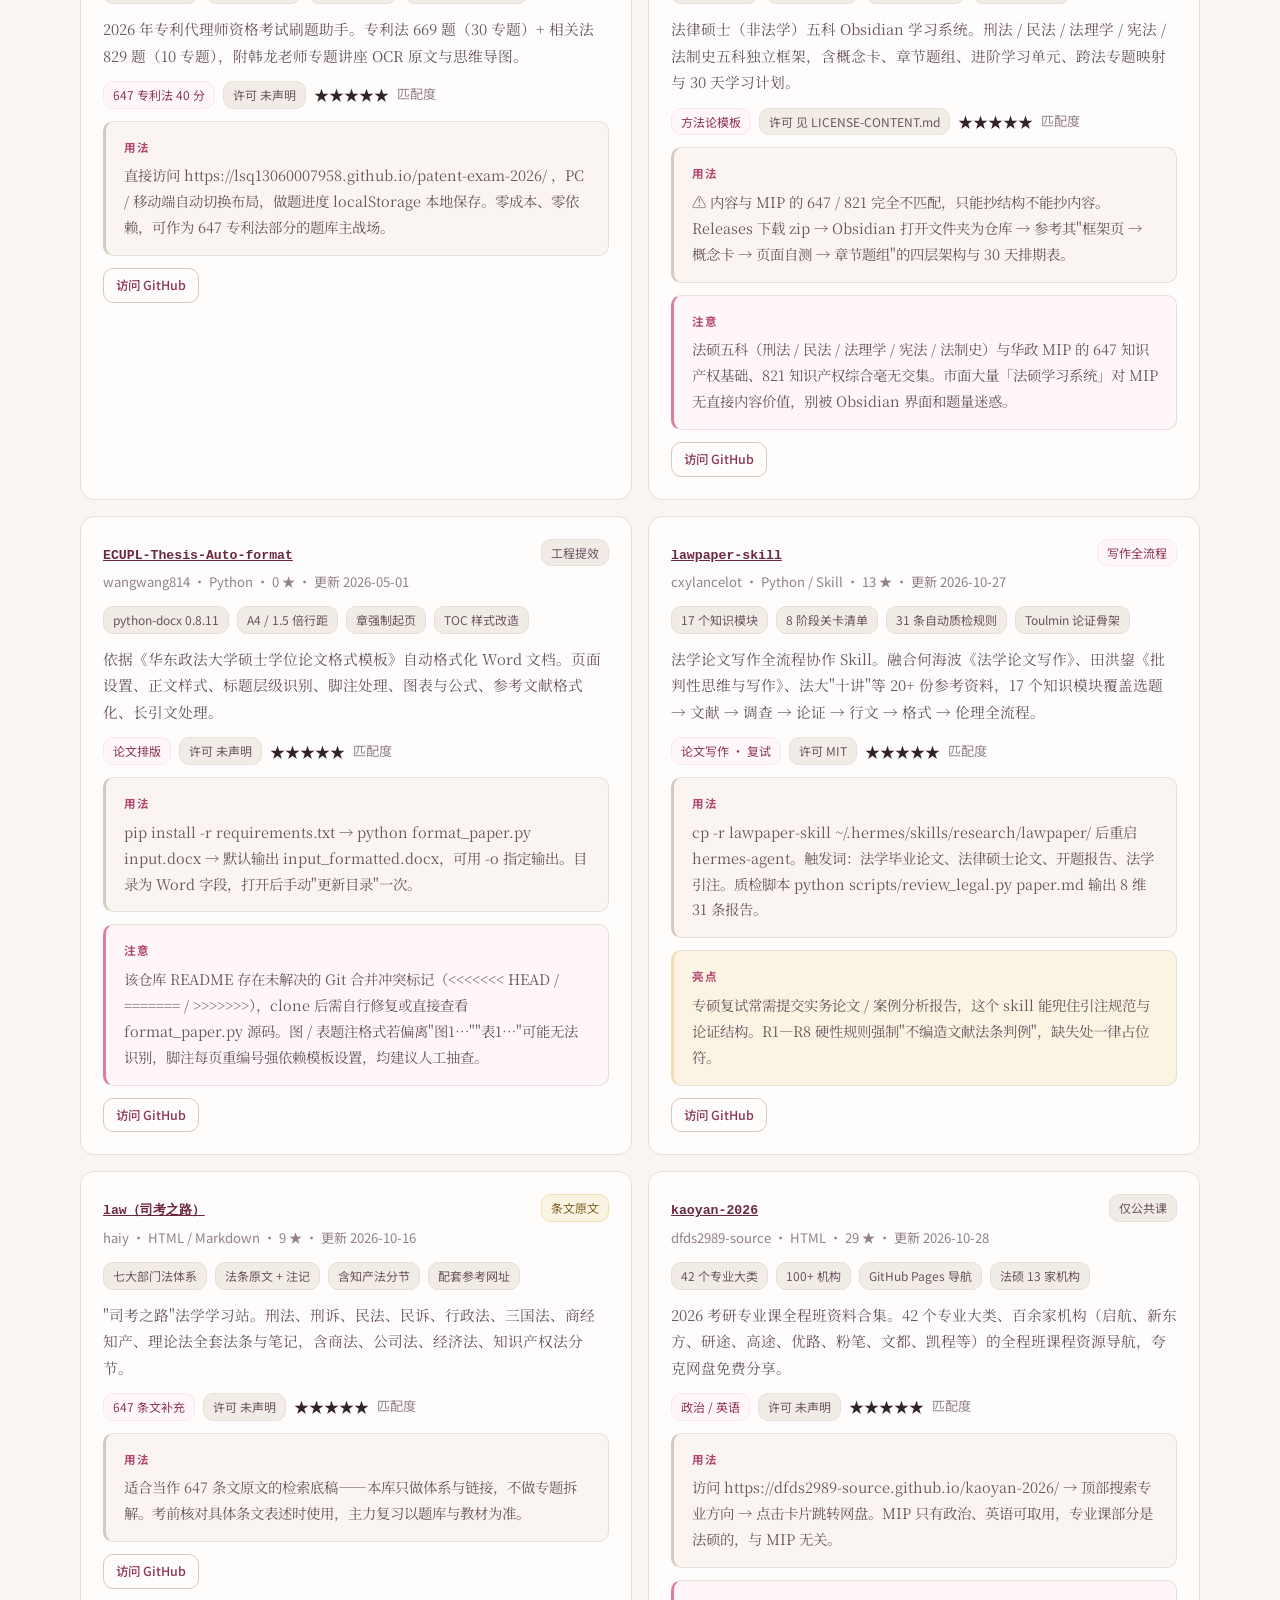
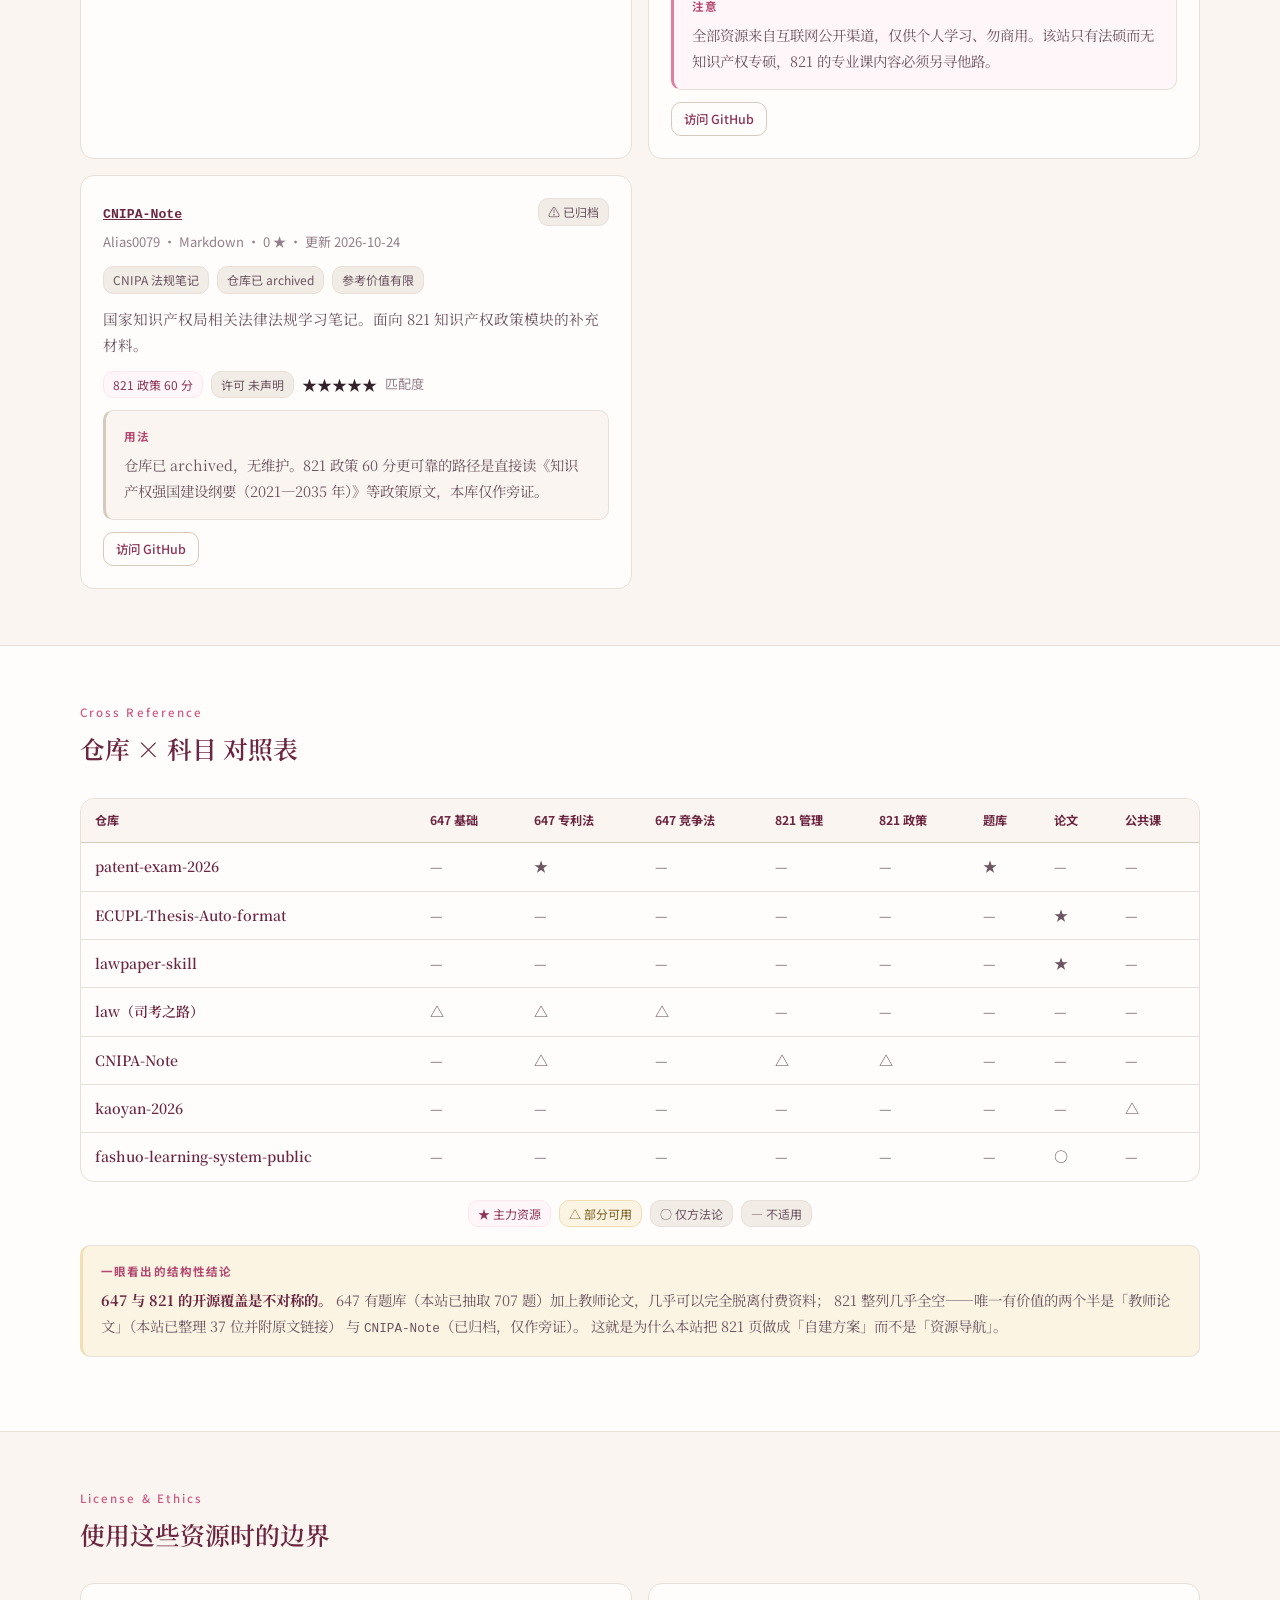
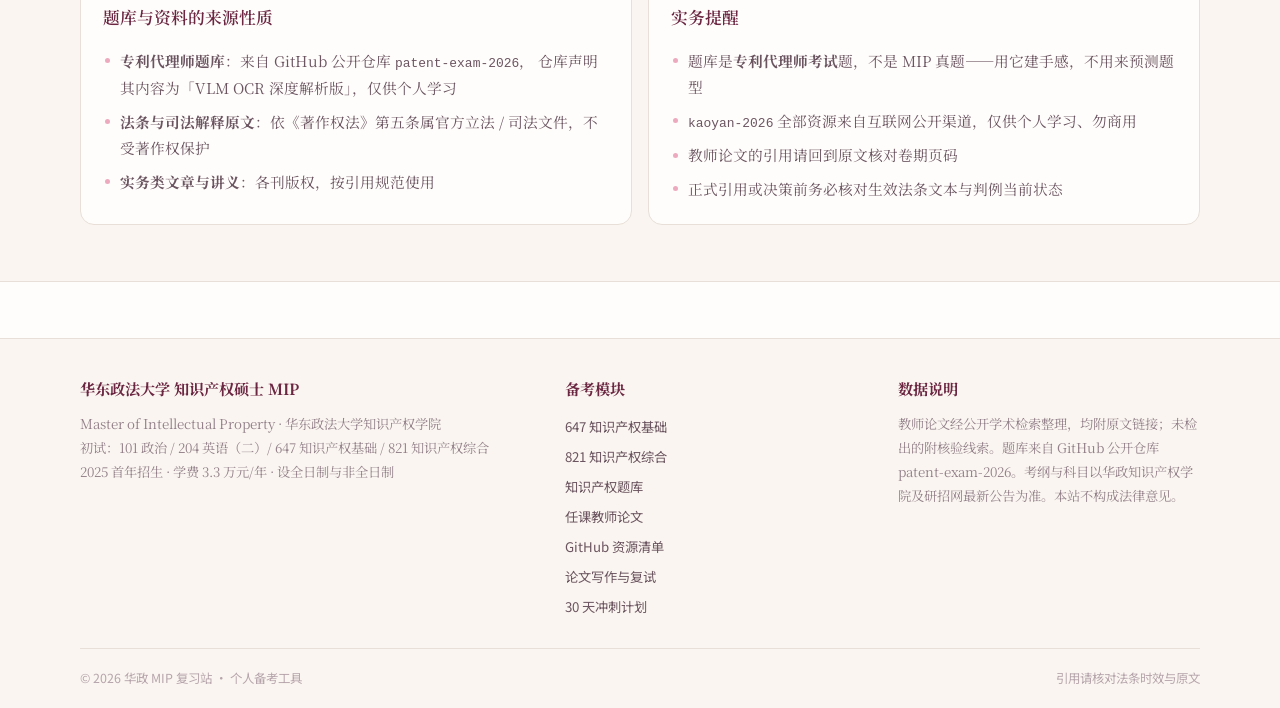
<file: pages/resources.html>
<!DOCTYPE html>
<html lang="zh-CN">
<head>
<meta charset="UTF-8">
<meta name="viewport" content="width=device-width, initial-scale=1.0">
<title>GitHub 资源清单 · 华政 MIP 复习站</title>
<link rel="stylesheet" href="../assets/style.css">
<link rel="icon" href="data:image/svg+xml,<svg xmlns='http://www.w3.org/2000/svg' viewBox='0 0 24 24'><text y='19' font-size='18'>📘</text></svg>">
</head>
<body>

<header class="nav">
  <div class="wrap nav-inner" data-nav data-base="../"></div>
</header>

<section class="hero">
  <div class="wrap hero-inner">
    <div>
      <span class="eyebrow">Open Source Resources</span>
      <h1>GitHub 资源清单</h1>
      <p class="lede">
        这些是穷尽检索 GitHub 后筛出的全部可用资源。每一个都标注了
        <strong>匹配科目、星级用法、具体操作步骤与踩坑提示</strong>，
        并附上不可回避的现实判断——哪些是真主力，哪些只是方法论参考，哪些需要你付出额外代价。
      </p>
      <div class="hero-actions">
        <a class="btn btn-primary" href="#list">查看全部七个</a>
        <a class="btn btn-ghost" href="../index.html">返回首页</a>
      </div>
    </div>
    <dl class="hero-side">
      <div class="hero-fact"><dt>仓库总数</dt><dd>7 个</dd></div>
      <div class="hero-fact"><dt>直接可用</dt><dd>3 个（题库 / 论文工具 / 条文）</dd></div>
      <div class="hero-fact"><dt>仅方法论</dt><dd>2 个（法硕 Vault / 考研导航）</dd></div>
      <div class="hero-fact"><dt>已归档</dt><dd>1 个（CNIPA-Note）</dd></div>
    </dl>
  </div>
</section>

<section>
  <div class="wrap">
    <div class="sec-head">
      <span class="eyebrow">Search Protocol</span>
      <h2>检索是怎么做的</h2>
      <p>检索分为四层，避免中文关键词被 GitHub 解析器吞掉。</p>
    </div>

    <div class="card mb">
      <div class="table-wrap">
        <table>
          <thead>
            <tr><th>层级</th><th>字段</th><th>示例查询</th><th>命中</th></tr>
          </thead>
          <tbody>
            <tr><td>仓库元数据</td><td>name / description / readme</td><td class="mono">"华东政法"</td><td>9 个</td></tr>
            <tr><td>引号短语</td><td>仓库名</td><td class="mono">"法律硕士" / "知产专硕" / "震川"</td><td>43 / 2 / 2</td></tr>
            <tr><td>组合限定</td><td>in:name,description</td><td class="mono">"商标法" "专利法" "著作权法" 复习 笔记</td><td>1175 条（含噪声）</td></tr>
            <tr><td>全库代码</td><td>文件内容</td><td class="mono">"知识产权硕士 备考" / "647 821"</td><td>1 条 / 0 条</td></tr>
          </tbody>
        </table>
      </div>
      <div class="note warn mt">
        <span class="nt">检索中的一个陷阱</span>
        中文多词查询如 <code>知识产权 硕士 考研</code> 会被 GitHub 解析为空，<strong>直接返回 0 条</strong>——
        这会让"确实不存在"和"没搜到"看起来一模一样。必须用引号短语或 <code>in:</code> 限定符逐个字段验证，
        交叉确认后才能下"不存在"的结论。
      </div>
    </div>

    <div class="grid g3">
      <div class="card">
        <h3>穷尽性结论</h3>
        <p>共执行 20 余组查询，覆盖仓库名、描述、README 三重字段与全库代码索引。
          <strong>确认不存在</strong>针对华政 MIP 的任何形式的专项备考仓库。</p>
      </div>
      <div class="card">
        <h3>最接近的三个</h3>
        <p>① <code>patent-exam-2026</code>（题库，本站已抽取 707 题）、
          ② <code>ECUPL-Thesis-Auto-format</code>（华政论文排版）、
          ③ <code>lawpaper-skill</code>（法学论文写作全流程）。</p>
      </div>
      <div class="card">
        <h3>最需要警惕的</h3>
        <p><code>fashuo-learning-system-public</code> 与 <code>kaoyan-2026</code> 的专业课部分都是
          <strong>法硕非法学</strong>的，与 MIP 的 647 / 821 无交集。数量庞大、界面精美，最容易误用。</p>
      </div>
    </div>
  </div>
</section>

<section class="band" id="list">
  <div class="wrap">
    <div class="sec-head">
      <span class="eyebrow">The Lineup</span>
      <h2>资源全清单</h2>
      <p>★ 数为对 MIP 两门自命题专业课的适配程度，不是仓库质量评分。</p>
    </div>

    <div class="grid g2" data-repos></div>
  </div>
</section>

<section>
  <div class="wrap">
    <div class="sec-head">
      <span class="eyebrow">Cross Reference</span>
      <h2>仓库 × 科目 对照表</h2>
    </div>

    <div class="table-wrap">
      <table>
        <thead>
          <tr>
            <th>仓库</th><th>647 基础</th><th>647 专利法</th><th>647 竞争法</th>
            <th>821 管理</th><th>821 政策</th><th>题库</th><th>论文</th><th>公共课</th>
          </tr>
        </thead>
        <tbody>
          <tr>
            <td><strong>patent-exam-2026</strong></td>
            <td>—</td><td>★</td><td>—</td><td>—</td><td>—</td><td>★</td><td>—</td><td>—</td>
          </tr>
          <tr>
            <td><strong>ECUPL-Thesis-Auto-format</strong></td>
            <td>—</td><td>—</td><td>—</td><td>—</td><td>—</td><td>—</td><td>★</td><td>—</td>
          </tr>
          <tr>
            <td><strong>lawpaper-skill</strong></td>
            <td>—</td><td>—</td><td>—</td><td>—</td><td>—</td><td>—</td><td>★</td><td>—</td>
          </tr>
          <tr>
            <td><strong>law（司考之路）</strong></td>
            <td>△</td><td>△</td><td>△</td><td>—</td><td>—</td><td>—</td><td>—</td><td>—</td>
          </tr>
          <tr>
            <td><strong>CNIPA-Note</strong></td>
            <td>—</td><td>△</td><td>—</td><td>△</td><td>△</td><td>—</td><td>—</td><td>—</td>
          </tr>
          <tr>
            <td><strong>kaoyan-2026</strong></td>
            <td>—</td><td>—</td><td>—</td><td>—</td><td>—</td><td>—</td><td>—</td><td>△</td>
          </tr>
          <tr>
            <td><strong>fashuo-learning-system-public</strong></td>
            <td>—</td><td>—</td><td>—</td><td>—</td><td>—</td><td>—</td><td>○</td><td>—</td>
          </tr>
        </tbody>
      </table>
    </div>

    <div class="pill-row mt" style="justify-content:center">
      <span class="chip">★ 主力资源</span>
      <span class="chip gold">△ 部分可用</span>
      <span class="chip plain">○ 仅方法论</span>
      <span class="chip plain">— 不适用</span>
    </div>

    <div class="note mt">
      <span class="nt">一眼看出的结构性结论</span>
      <strong>647 与 821 的开源覆盖是不对称的。</strong>
      647 有题库（本站已抽取 707 题）加上教师论文，几乎可以完全脱离付费资料；
      821 整列几乎全空——唯一有价值的两个半是「教师论文」（本站已整理 37 位并附原文链接）
      与 <code>CNIPA-Note</code>（已归档，仅作旁证）。
      这就是为什么本站把 821 页做成「自建方案」而不是「资源导航」。
    </div>
  </div>
</section>

<section class="band">
  <div class="wrap">
    <div class="sec-head">
      <span class="eyebrow">License & Ethics</span>
      <h2>使用这些资源时的边界</h2>
    </div>

    <div class="grid g2">
      <div class="card">
        <h3>题库与资料的来源性质</h3>
        <ul class="bullets mt">
          <li><strong>专利代理师题库</strong>：来自 GitHub 公开仓库 <code>patent-exam-2026</code>，
            仓库声明其内容为「VLM OCR 深度解析版」，仅供个人学习</li>
          <li><strong>法条与司法解释原文</strong>：依《著作权法》第五条属官方立法 / 司法文件，不受著作权保护</li>
          <li><strong>实务类文章与讲义</strong>：各刊版权，按引用规范使用</li>
        </ul>
      </div>
      <div class="card">
        <h3>实务提醒</h3>
        <ul class="bullets mt">
          <li>题库是<strong>专利代理师考试</strong>题，不是 MIP 真题——用它建手感，不用来预测题型</li>
          <li><code>kaoyan-2026</code> 全部资源来自互联网公开渠道，仅供个人学习、勿商用</li>
          <li>教师论文的引用请回到原文核对卷期页码</li>
          <li>正式引用或决策前务必核对生效法条文本与判例当前状态</li>
        </ul>
      </div>
    </div>
  </div>
</section>

<footer class="footer">
  <div class="wrap" data-footer></div>
</footer>

<script src="../assets/data.js"></script>
<script src="../assets/main.js"></script>
</body>
</html>
</file>
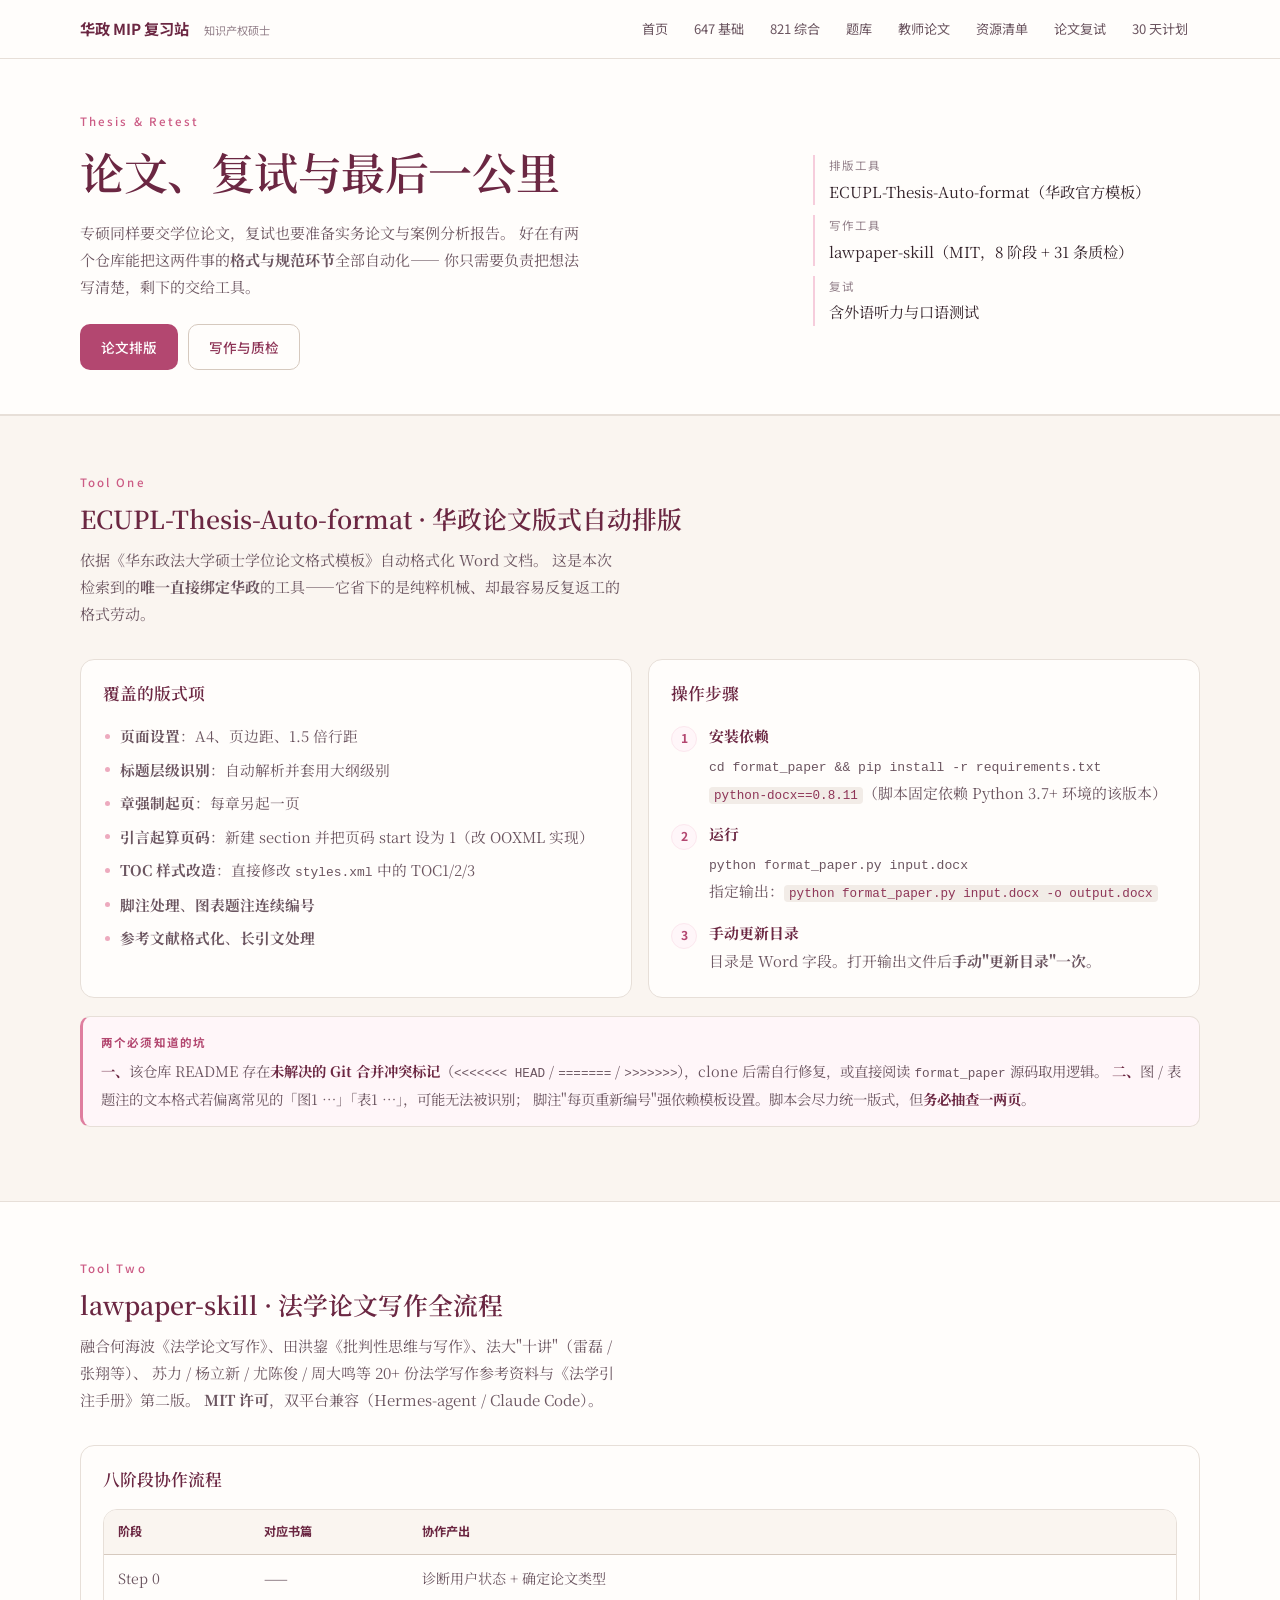
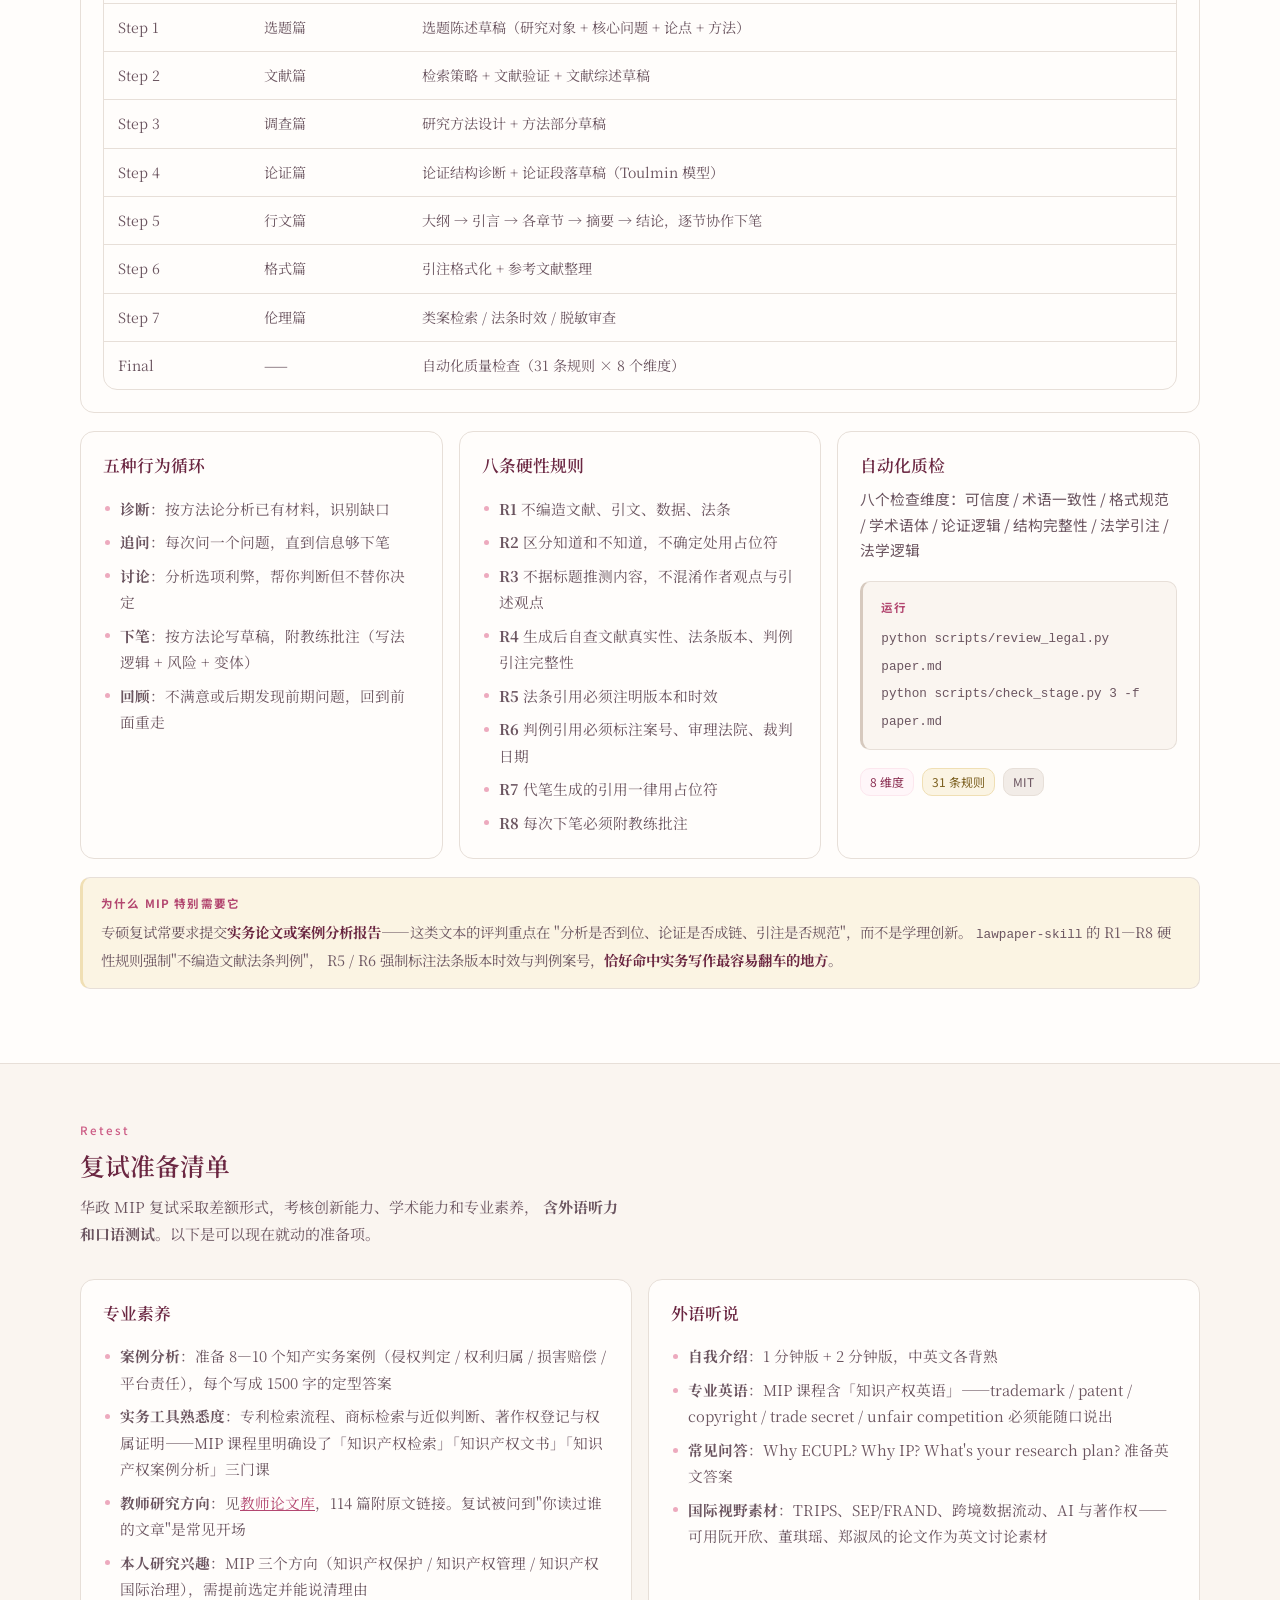
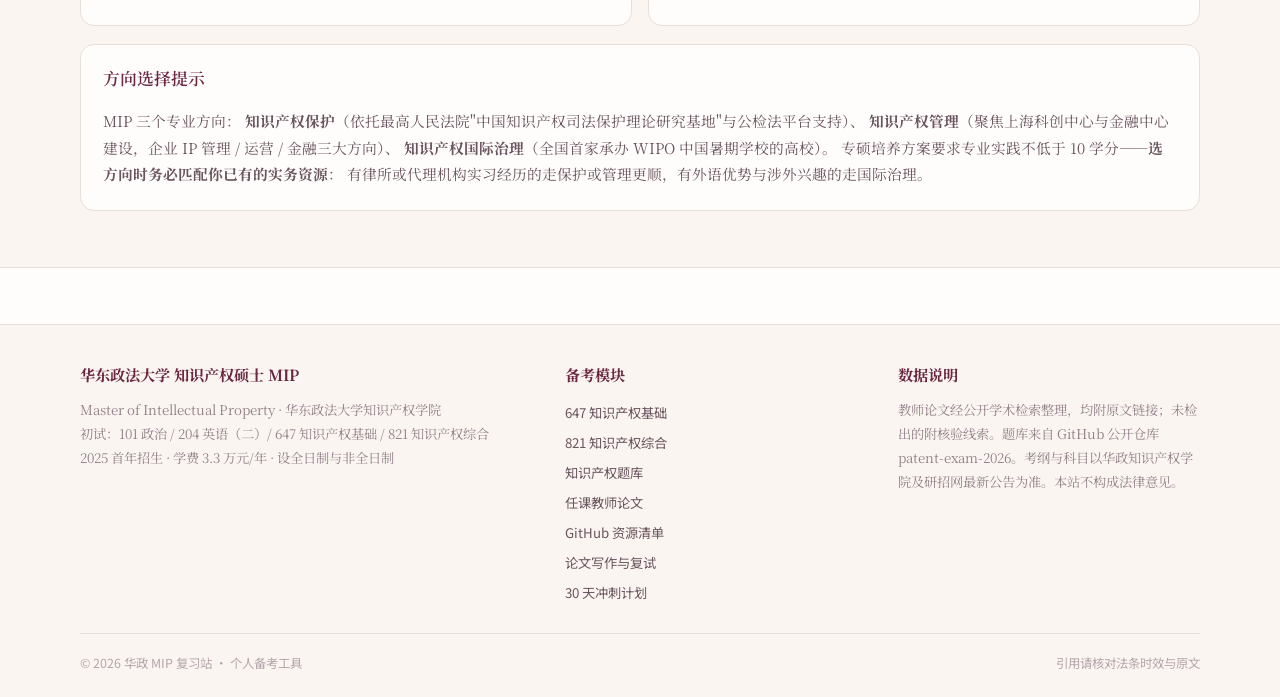
<file: pages/writing.html>
<!DOCTYPE html>
<html lang="zh-CN">
<head>
<meta charset="UTF-8">
<meta name="viewport" content="width=device-width, initial-scale=1.0">
<title>论文写作与复试 · 华政 MIP 复习站</title>
<link rel="stylesheet" href="../assets/style.css">
<link rel="icon" href="data:image/svg+xml,<svg xmlns='http://www.w3.org/2000/svg' viewBox='0 0 24 24'><text y='19' font-size='18'>📘</text></svg>">
</head>
<body>

<header class="nav">
  <div class="wrap nav-inner" data-nav data-base="../"></div>
</header>

<section class="hero">
  <div class="wrap hero-inner">
    <div>
      <span class="eyebrow">Thesis & Retest</span>
      <h1>论文、复试与最后一公里</h1>
      <p class="lede">
        专硕同样要交学位论文，复试也要准备实务论文与案例分析报告。
        好在有两个仓库能把这两件事的<strong>格式与规范环节</strong>全部自动化——
        你只需要负责把想法写清楚，剩下的交给工具。
      </p>
      <div class="hero-actions">
        <a class="btn btn-primary" href="#thesis">论文排版</a>
        <a class="btn btn-ghost" href="#write">写作与质检</a>
      </div>
    </div>
    <dl class="hero-side">
      <div class="hero-fact"><dt>排版工具</dt><dd>ECUPL-Thesis-Auto-format（华政官方模板）</dd></div>
      <div class="hero-fact"><dt>写作工具</dt><dd>lawpaper-skill（MIT，8 阶段 + 31 条质检）</dd></div>
      <div class="hero-fact"><dt>复试</dt><dd>含外语听力与口语测试</dd></div>
    </dl>
  </div>
</section>

<section class="band" id="thesis">
  <div class="wrap">
    <div class="sec-head">
      <span class="eyebrow">Tool One</span>
      <h2>ECUPL-Thesis-Auto-format · 华政论文版式自动排版</h2>
      <p>依据《华东政法大学硕士学位论文格式模板》自动格式化 Word 文档。
        这是本次检索到的<strong>唯一直接绑定华政</strong>的工具——它省下的是纯粹机械、却最容易反复返工的格式劳动。</p>
    </div>

    <div class="grid g2">
      <div class="card">
        <h3>覆盖的版式项</h3>
        <ul class="bullets mt">
          <li><strong>页面设置</strong>：A4、页边距、1.5 倍行距</li>
          <li><strong>标题层级识别</strong>：自动解析并套用大纲级别</li>
          <li><strong>章强制起页</strong>：每章另起一页</li>
          <li><strong>引言起算页码</strong>：新建 section 并把页码 start 设为 1（改 OOXML 实现）</li>
          <li><strong>TOC 样式改造</strong>：直接修改 <code>styles.xml</code> 中的 TOC1/2/3</li>
          <li><strong>脚注处理</strong>、<strong>图表题注连续编号</strong></li>
          <li><strong>参考文献格式化</strong>、<strong>长引文处理</strong></li>
        </ul>
      </div>
      <div class="card">
        <h3>操作步骤</h3>
        <ol class="steps mt">
          <li><div><b>安装依赖</b>
            <span class="mono">cd format_paper && pip install -r requirements.txt</span><br>
            <span class="inline-code">python-docx==0.8.11</span>（脚本固定依赖 Python 3.7+ 环境的该版本）</div></li>
          <li><div><b>运行</b>
            <span class="mono">python format_paper.py input.docx</span><br>
            指定输出：<span class="inline-code">python format_paper.py input.docx -o output.docx</span></div></li>
          <li><div><b>手动更新目录</b>
            目录是 Word 字段。打开输出文件后<strong>手动"更新目录"一次</strong>。</div></li>
        </ol>
      </div>
    </div>

    <div class="note warn">
      <span class="nt">两个必须知道的坑</span>
      <strong>一、</strong>该仓库 README 存在<strong>未解决的 Git 合并冲突标记</strong>（<code><<<<<<< HEAD</code> /
      <code>=======</code> / <code>>>>>>>></code>），clone 后需自行修复，或直接阅读 <code>format_paper</code> 源码取用逻辑。
      <strong>二、</strong>图 / 表题注的文本格式若偏离常见的「图1 …」「表1 …」，可能无法被识别；
      脚注"每页重新编号"强依赖模板设置。脚本会尽力统一版式，但<strong>务必抽查一两页</strong>。
    </div>
  </div>
</section>

<section id="write">
  <div class="wrap">
    <div class="sec-head">
      <span class="eyebrow">Tool Two</span>
      <h2>lawpaper-skill · 法学论文写作全流程</h2>
      <p>融合何海波《法学论文写作》、田洪鋆《批判性思维与写作》、法大"十讲"（雷磊 / 张翔等）、
        苏力 / 杨立新 / 尤陈俊 / 周大鸣等 20+ 份法学写作参考资料与《法学引注手册》第二版。
        <strong>MIT 许可</strong>，双平台兼容（Hermes-agent / Claude Code）。</p>
    </div>

    <div class="card mb">
      <h3>八阶段协作流程</h3>
      <div class="table-wrap mt">
        <table>
          <thead>
            <tr><th>阶段</th><th>对应书篇</th><th>协作产出</th></tr>
          </thead>
          <tbody>
            <tr><td>Step 0</td><td>——</td><td>诊断用户状态 + 确定论文类型</td></tr>
            <tr><td>Step 1</td><td>选题篇</td><td>选题陈述草稿（研究对象 + 核心问题 + 论点 + 方法）</td></tr>
            <tr><td>Step 2</td><td>文献篇</td><td>检索策略 + 文献验证 + 文献综述草稿</td></tr>
            <tr><td>Step 3</td><td>调查篇</td><td>研究方法设计 + 方法部分草稿</td></tr>
            <tr><td>Step 4</td><td>论证篇</td><td>论证结构诊断 + 论证段落草稿（Toulmin 模型）</td></tr>
            <tr><td>Step 5</td><td>行文篇</td><td>大纲 → 引言 → 各章节 → 摘要 → 结论，逐节协作下笔</td></tr>
            <tr><td>Step 6</td><td>格式篇</td><td>引注格式化 + 参考文献整理</td></tr>
            <tr><td>Step 7</td><td>伦理篇</td><td>类案检索 / 法条时效 / 脱敏审查</td></tr>
            <tr><td>Final</td><td>——</td><td>自动化质量检查（31 条规则 × 8 个维度）</td></tr>
          </tbody>
        </table>
      </div>
    </div>

    <div class="grid g3">
      <div class="card">
        <h3>五种行为循环</h3>
        <ul class="bullets mt">
          <li><strong>诊断</strong>：按方法论分析已有材料，识别缺口</li>
          <li><strong>追问</strong>：每次问一个问题，直到信息够下笔</li>
          <li><strong>讨论</strong>：分析选项利弊，帮你判断但不替你决定</li>
          <li><strong>下笔</strong>：按方法论写草稿，附教练批注（写法逻辑 + 风险 + 变体）</li>
          <li><strong>回顾</strong>：不满意或后期发现前期问题，回到前面重走</li>
        </ul>
      </div>
      <div class="card">
        <h3>八条硬性规则</h3>
        <ul class="bullets mt">
          <li><strong>R1</strong> 不编造文献、引文、数据、法条</li>
          <li><strong>R2</strong> 区分知道和不知道，不确定处用占位符</li>
          <li><strong>R3</strong> 不据标题推测内容，不混淆作者观点与引述观点</li>
          <li><strong>R4</strong> 生成后自查文献真实性、法条版本、判例引注完整性</li>
          <li><strong>R5</strong> 法条引用必须注明版本和时效</li>
          <li><strong>R6</strong> 判例引用必须标注案号、审理法院、裁判日期</li>
          <li><strong>R7</strong> 代笔生成的引用一律用占位符</li>
          <li><strong>R8</strong> 每次下笔必须附教练批注</li>
        </ul>
      </div>
      <div class="card">
        <h3>自动化质检</h3>
        <p class="source-note mb">八个检查维度：可信度 / 术语一致性 / 格式规范 / 学术语体 / 论证逻辑 / 结构完整性 / 法学引注 / 法学逻辑</p>
        <div class="note plain" style="margin:0">
          <span class="nt">运行</span>
          <span class="mono">python scripts/review_legal.py paper.md</span><br>
          <span class="mono">python scripts/check_stage.py 3 -f paper.md</span>
        </div>
        <div class="pill-row mt">
          <span class="chip">8 维度</span>
          <span class="chip gold">31 条规则</span>
          <span class="chip plain">MIT</span>
        </div>
      </div>
    </div>

    <div class="note mt">
      <span class="nt">为什么 MIP 特别需要它</span>
      专硕复试常要求提交<strong>实务论文或案例分析报告</strong>——这类文本的评判重点在
      "分析是否到位、论证是否成链、引注是否规范"，而不是学理创新。
      <code>lawpaper-skill</code> 的 R1—R8 硬性规则强制"不编造文献法条判例"，
      R5 / R6 强制标注法条版本时效与判例案号，<strong>恰好命中实务写作最容易翻车的地方</strong>。
    </div>
  </div>
</section>

<section class="band">
  <div class="wrap">
    <div class="sec-head">
      <span class="eyebrow">Retest</span>
      <h2>复试准备清单</h2>
      <p>华政 MIP 复试采取差额形式，考核创新能力、学术能力和专业素养，
        <strong>含外语听力和口语测试</strong>。以下是可以现在就动的准备项。</p>
    </div>

    <div class="grid g2">
      <div class="card">
        <h3>专业素养</h3>
        <ul class="bullets mt">
          <li><strong>案例分析</strong>：准备 8—10 个知产实务案例（侵权判定 / 权利归属 / 损害赔偿 / 平台责任），每个写成 1500 字的定型答案</li>
          <li><strong>实务工具熟悉度</strong>：专利检索流程、商标检索与近似判断、著作权登记与权属证明——MIP 课程里明确设了「知识产权检索」「知识产权文书」「知识产权案例分析」三门课</li>
          <li><strong>教师研究方向</strong>：见<a href="faculty.html">教师论文库</a>，114 篇附原文链接。复试被问到"你读过谁的文章"是常见开场</li>
          <li><strong>本人研究兴趣</strong>：MIP 三个方向（知识产权保护 / 知识产权管理 / 知识产权国际治理），需提前选定并能说清理由</li>
        </ul>
      </div>
      <div class="card">
        <h3>外语听说</h3>
        <ul class="bullets mt">
          <li><strong>自我介绍</strong>：1 分钟版 + 2 分钟版，中英文各背熟</li>
          <li><strong>专业英语</strong>：MIP 课程含「知识产权英语」——trademark / patent / copyright / trade secret / unfair competition 必须能随口说出</li>
          <li><strong>常见问答</strong>：Why ECUPL? Why IP? What's your research plan? 准备英文答案</li>
          <li><strong>国际视野素材</strong>：TRIPS、SEP/FRAND、跨境数据流动、AI 与著作权——可用阮开欣、董琪瑶、郑淑凤的论文作为英文讨论素材</li>
        </ul>
      </div>
    </div>

    <div class="card mt">
      <h3>方向选择提示</h3>
      <p class="mt">MIP 三个专业方向：
        <strong>知识产权保护</strong>（依托最高人民法院"中国知识产权司法保护理论研究基地"与公检法平台支持）、
        <strong>知识产权管理</strong>（聚焦上海科创中心与金融中心建设，企业 IP 管理 / 运营 / 金融三大方向）、
        <strong>知识产权国际治理</strong>（全国首家承办 WIPO 中国暑期学校的高校）。
        专硕培养方案要求专业实践不低于 10 学分——<strong>选方向时务必匹配你已有的实务资源</strong>：
        有律所或代理机构实习经历的走保护或管理更顺，有外语优势与涉外兴趣的走国际治理。</p>
    </div>
  </div>
</section>

<footer class="footer">
  <div class="wrap" data-footer></div>
</footer>

<script src="../assets/data.js"></script>
<script src="../assets/main.js"></script>
</body>
</html>
</file>
<file: assets/style.css>
/* ============================================================
   华政 MIP 复习站 · 设计系统
   公主芭蕾色系 + 简洁克制
   ============================================================ */

@import url('https://fonts.googleapis.com/css2?family=Noto+Serif+SC:wght@400;500;600;700&family=Noto+Sans+SC:wght@400;500;700&display=swap');

:root {
  /* 芭蕾主色：胭脂 */
  --rose-50:  #FFF6F9;
  --rose-100: #FCE7EE;
  --rose-200: #F6CDDC;
  --rose-300: #EDAABE;
  --rose-400: #DF7E9F;
  --rose-500: #CC5C85;
  --rose-600: #B34770;
  --rose-700: #8E3557;
  --rose-800: #6B2742;

  /* 香槟金：点缀 */
  --gold-100: #FBF4E3;
  --gold-200: #F0DFB4;
  --gold-500: #B58F3A;
  --gold-700: #7C6020;

  /* 中性 */
  --ivory: #FFFDFB;
  --cream: #FAF5F0;
  --shell: #F2ECE7;
  --line: #E7DFD8;
  --line-strong: #D6C9BE;

  --ink: #33222A;
  --ink-soft: #6B5560;
  --ink-mute: #93808A;
  --ink-faint: #B6A5AC;

  --ok: #2E7D5B;
  --ok-bg: #E8F3EE;
  --warn: #A85A18;
  --warn-bg: #FBEFE2;
  --err: #B23A48;
  --err-bg: #FBEAEC;

  --body: 'Noto Serif SC', 'Songti SC', 'SimSun', serif;
  --sans: 'Noto Sans SC', 'PingFang SC', 'Microsoft YaHei', sans-serif;
  --mono: 'SF Mono', 'Cascadia Code', Consolas, monospace;

  --r: 10px;
  --r-lg: 14px;

  --shadow: 0 1px 3px rgba(90, 60, 75, .07);
  --shadow-md: 0 4px 16px rgba(90, 60, 75, .10);
}

* { box-sizing: border-box; margin: 0; padding: 0; }

html { scroll-behavior: smooth; }

body {
  font-family: var(--body);
  background: var(--ivory);
  color: var(--ink);
  font-size: 15px;
  line-height: 1.8;
  -webkit-font-smoothing: antialiased;
}

a { color: var(--rose-600); }
h1, h2, h3, h4 { font-weight: 600; line-height: 1.4; }
code, .mono { font-family: var(--mono); font-size: .88em; }

/* ————————————————————— 布局 ————————————————————— */

.wrap { width: min(1120px, calc(100% - 40px)); margin-inline: auto; }
.wrap-narrow { width: min(820px, calc(100% - 40px)); margin-inline: auto; }
section { padding: 56px 0; }
.band { background: var(--cream); border-block: 1px solid var(--line); }

.sec-head { margin-bottom: 32px; }
.sec-head h2 { font-size: 1.55rem; color: var(--rose-800); margin-bottom: 10px; }
.sec-head p { color: var(--ink-soft); max-width: 68ch; }
.eyebrow {
  display: block; font-family: var(--sans); font-size: .72rem; font-weight: 500;
  letter-spacing: .18em; color: var(--rose-500); margin-bottom: 8px;
}

/* ————————————————————— 导航 ————————————————————— */

.nav { background: var(--ivory); border-bottom: 1px solid var(--line); position: sticky; top: 0; z-index: 100; }
.nav-inner { display: flex; align-items: center; justify-content: space-between; gap: 20px; padding: 11px 0; }
.brand { display: flex; align-items: center; gap: 9px; text-decoration: none; }
.brand-title { font-family: var(--sans); font-size: .95rem; font-weight: 700; color: var(--rose-800); }
.brand-sub { font-family: var(--sans); font-size: .7rem; color: var(--ink-mute); }
.nav-links { display: flex; gap: 2px; flex-wrap: wrap; }
.nav-links a {
  font-family: var(--sans); font-size: .82rem; color: var(--ink-soft);
  text-decoration: none; padding: 6px 12px; border-radius: var(--r);
}
.nav-links a:hover { background: var(--rose-50); color: var(--rose-700); }
.nav-links a.on { background: var(--rose-100); color: var(--rose-800); font-weight: 500; }

/* ————————————————————— Hero ————————————————————— */

.hero { padding: 52px 0 44px; border-bottom: 1px solid var(--line); }
.hero-inner { display: grid; grid-template-columns: 1.6fr .9fr; gap: 44px; align-items: center; }
.hero h1 { font-size: clamp(1.85rem, 1.3rem + 2.2vw, 2.75rem); color: var(--rose-800); margin: 10px 0 16px; letter-spacing: -.01em; }
.hero h1 em { font-style: normal; color: var(--rose-500); }
.hero .lede { color: var(--ink-soft); max-width: 64ch; margin-bottom: 24px; }
.hero-actions { display: flex; gap: 10px; flex-wrap: wrap; }
.hero-side { display: grid; gap: 10px; }
.hero-fact { border-left: 2px solid var(--rose-200); padding-left: 14px; }
.hero-fact dt { font-family: var(--sans); font-size: .72rem; color: var(--ink-mute); letter-spacing: .1em; }
.hero-fact dd { font-size: .95rem; color: var(--ink); margin: 2px 0 0; }

/* ————————————————————— 按钮 ————————————————————— */

.btn {
  display: inline-flex; align-items: center; gap: 7px;
  font-family: var(--sans); font-size: .85rem; font-weight: 500;
  padding: 10px 20px; border-radius: var(--r);
  text-decoration: none; border: 1px solid transparent; cursor: pointer;
  transition: background .18s, border-color .18s, color .18s;
}
.btn-primary { background: var(--rose-600); color: #fff; }
.btn-primary:hover { background: var(--rose-700); }
.btn-ghost { background: var(--ivory); color: var(--rose-700); border-color: var(--line-strong); }
.btn-ghost:hover { border-color: var(--rose-300); background: var(--rose-50); }
.btn-sm { padding: 5px 12px; font-size: .78rem; }
.btn:disabled { opacity: .45; cursor: not-allowed; }

/* ————————————————————— 卡片 ————————————————————— */

.card {
  background: var(--ivory); border: 1px solid var(--line);
  border-radius: var(--r-lg); padding: 22px;
}
.card:hover { border-color: var(--line-strong); }
.card h3 { font-size: 1.05rem; color: var(--rose-800); margin-bottom: 8px; }
.card p { color: var(--ink-soft); font-size: .92rem; }

.grid { display: grid; gap: 16px; }
.g2 { grid-template-columns: repeat(2, 1fr); }
.g3 { grid-template-columns: repeat(3, 1fr); }
.g4 { grid-template-columns: repeat(4, 1fr); }

.chip {
  display: inline-block; font-family: var(--sans); font-size: .75rem;
  padding: 2px 9px; border-radius: var(--r);
  background: var(--rose-50); color: var(--rose-700); border: 1px solid var(--rose-100);
  white-space: nowrap;
}
.chip.gold { background: var(--gold-100); color: var(--gold-700); border-color: var(--gold-200); }
.chip.plain { background: var(--shell); color: var(--ink-soft); border-color: var(--line); }
.chip.ok { background: var(--ok-bg); color: var(--ok); border-color: #CDE3D8; }
.chip.warn { background: var(--warn-bg); color: var(--warn); border-color: #F0D9BF; }

.stat-row { display: grid; grid-template-columns: repeat(4, 1fr); gap: 14px; }
.stat-box { border: 1px solid var(--line); border-radius: var(--r-lg); padding: 20px 16px; background: var(--ivory); text-align: center; }
.stat-num { font-family: var(--sans); font-size: 1.9rem; font-weight: 700; color: var(--rose-500); line-height: 1.2; }
.stat-label { font-family: var(--sans); font-size: .78rem; color: var(--ink-mute); margin-top: 4px; }

/* ————————————————————— 表格 ————————————————————— */

.table-wrap { overflow-x: auto; border: 1px solid var(--line); border-radius: var(--r-lg); background: var(--ivory); }
table { width: 100%; border-collapse: collapse; font-size: .88rem; }
thead th {
  background: var(--cream); font-family: var(--sans); font-size: .76rem; font-weight: 700;
  color: var(--rose-800); text-align: left; padding: 11px 14px;
  border-bottom: 1px solid var(--line-strong); white-space: nowrap;
}
tbody td { padding: 11px 14px; border-bottom: 1px solid var(--line); color: var(--ink-soft); vertical-align: top; }
tbody tr:last-child td { border-bottom: none; }
tbody td strong { color: var(--rose-800); font-weight: 600; }
td a { color: var(--rose-600); text-decoration: none; }
td a:hover { text-decoration: underline; }

/* ————————————————————— 提示块 ————————————————————— */

.note {
  border: 1px solid var(--line); border-left: 3px solid var(--gold-200);
  background: var(--gold-100); border-radius: var(--r);
  padding: 15px 18px; margin: 18px 0; font-size: .9rem; color: var(--ink-soft);
}
.note.warn { border-left-color: var(--rose-400); background: var(--rose-50); }
.note.plain { border-left-color: var(--line-strong); background: var(--cream); }
.note b, .note strong { color: var(--rose-800); }
.note .nt { display: block; font-family: var(--sans); font-size: .72rem; font-weight: 700; letter-spacing: .1em; color: var(--rose-600); margin-bottom: 5px; }

/* ————————————————————— 列表 ————————————————————— */

ul.bullets { list-style: none; display: grid; gap: 7px; }
ul.bullets li { padding-left: 17px; position: relative; font-size: .92rem; color: var(--ink-soft); }
ul.bullets li::before {
  content: ''; position: absolute; left: 2px; top: .72em;
  width: 5px; height: 5px; border-radius: 50%; background: var(--rose-300);
}
ol.steps { list-style: none; counter-reset: st; display: grid; gap: 14px; }
ol.steps li { counter-increment: st; display: grid; grid-template-columns: 26px 1fr; gap: 12px; font-size: .93rem; color: var(--ink-soft); }
ol.steps li::before {
  content: counter(st); font-family: var(--sans); font-size: .76rem; font-weight: 700;
  color: var(--rose-600); background: var(--rose-50); border: 1px solid var(--rose-100);
  width: 24px; height: 24px; border-radius: 50%; display: grid; place-items: center; margin-top: 3px;
}
ol.steps b { color: var(--rose-800); display: block; margin-bottom: 2px; }

/* ————————————————————— 标签页 ————————————————————— */

.tabs { display: flex; gap: 6px; flex-wrap: wrap; margin-bottom: 20px; }
.tab {
  font-family: var(--sans); font-size: .83rem; padding: 7px 15px;
  border-radius: var(--r); cursor: pointer; border: 1px solid var(--line);
  background: var(--ivory); color: var(--ink-soft);
}
.tab:hover { border-color: var(--rose-200); color: var(--rose-700); }
.tab.on { background: var(--rose-600); color: #fff; border-color: var(--rose-600); }
.tab-panel { display: none; }
.tab-panel.on { display: block; }

/* ————————————————————— 搜索 ————————————————————— */

.search-bar { position: relative; max-width: 520px; margin-bottom: 14px; }
.search-bar input {
  width: 100%; font-family: var(--sans); font-size: .9rem;
  padding: 10px 38px 10px 14px;
  border: 1px solid var(--line-strong); border-radius: var(--r);
  background: var(--ivory); color: var(--ink); outline: none;
}
.search-bar input:focus { border-color: var(--rose-400); }
.search-bar svg { position: absolute; right: 13px; top: 50%; transform: translateY(-50%); width: 16px; height: 16px; color: var(--ink-faint); }
.filter-row { display: flex; gap: 6px; flex-wrap: wrap; margin-bottom: 16px; }
.count-note { font-family: var(--sans); font-size: .8rem; color: var(--ink-mute); margin-bottom: 14px; }

/* ————————————————————— 教师 ————————————————————— */

.faculty-grid { display: grid; grid-template-columns: repeat(3, 1fr); gap: 14px; }
.f-card { border: 1px solid var(--line); border-radius: var(--r-lg); padding: 18px; background: var(--ivory); }
.f-head { display: flex; align-items: baseline; gap: 8px; flex-wrap: wrap; }
.f-name { font-size: 1.05rem; font-weight: 700; color: var(--rose-800); }
.f-title { font-family: var(--sans); font-size: .74rem; color: var(--ink-mute); }
.f-field {
  display: inline-block; font-family: var(--sans); font-size: .76rem; color: var(--rose-700);
  background: var(--rose-50); border-radius: var(--r); padding: 1px 8px; margin: 7px 0 12px;
}
.f-papers { list-style: none; display: grid; gap: 9px; }
.f-papers li { font-size: .86rem; color: var(--ink-soft); line-height: 1.65; }
.f-papers .yr { font-family: var(--sans); font-size: .74rem; color: var(--rose-600); margin-left: 4px; }
.f-journal { font-family: var(--sans); font-size: .74rem; color: var(--ink-faint); }
.f-link { font-family: var(--sans); font-size: .76rem; }
.f-link a { text-decoration: none; border-bottom: 1px solid var(--rose-200); }
.f-link a:hover { border-bottom-color: var(--rose-600); }
.f-note { margin-top: 11px; padding: 10px 12px; background: var(--shell); border-radius: var(--r); }
.f-note span { display: block; font-family: var(--sans); font-size: .68rem; font-weight: 700; color: var(--gold-700); margin-bottom: 3px; }
.f-note p { font-size: .8rem; color: var(--ink-soft); line-height: 1.7; }
.f-value {
  margin-top: 12px; padding-top: 11px; border-top: 1px solid var(--line);
  font-size: .85rem; color: var(--ink-soft);
}
.f-value b { font-family: var(--sans); font-size: .72rem; color: var(--rose-700); letter-spacing: .06em; }

/* ————————————————————— 题库 ————————————————————— */

.q-toolbar {
  display: flex; gap: 10px; flex-wrap: wrap; align-items: center;
  padding: 14px 16px; border: 1px solid var(--line); border-radius: var(--r-lg);
  background: var(--cream); margin-bottom: 18px;
}
.q-toolbar label { font-family: var(--sans); font-size: .8rem; color: var(--ink-soft); }
.q-toolbar select {
  font-family: var(--sans); font-size: .82rem; padding: 6px 10px;
  border: 1px solid var(--line-strong); border-radius: var(--r); background: var(--ivory); color: var(--ink);
  max-width: 340px;
}
.q-progress { margin-left: auto; font-family: var(--sans); font-size: .82rem; color: var(--ink-soft); }
.q-progress b { color: var(--rose-600); }

.q-card { border: 1px solid var(--line); border-radius: var(--r-lg); background: var(--ivory); padding: 22px; margin-bottom: 14px; }
.q-meta { display: flex; gap: 8px; flex-wrap: wrap; align-items: center; margin-bottom: 12px; }
.q-stem { font-size: 1rem; color: var(--ink); line-height: 1.75; margin-bottom: 16px; }
.q-opts { display: grid; gap: 8px; margin-bottom: 14px; }
.q-opt {
  display: flex; gap: 11px; align-items: flex-start;
  padding: 11px 14px; border: 1px solid var(--line); border-radius: var(--r);
  cursor: pointer; background: var(--ivory); transition: all .16s;
  font-size: .92rem; color: var(--ink-soft); line-height: 1.65;
}
.q-opt:hover { border-color: var(--rose-300); background: var(--rose-50); }
.q-opt .k { font-family: var(--sans); font-weight: 700; color: var(--rose-600); flex: none; }
.q-opt.sel { border-color: var(--rose-400); background: var(--rose-50); color: var(--ink); }
.q-opt.right { border-color: #A8D5BF; background: var(--ok-bg); color: var(--ink); }
.q-opt.wrong { border-color: #E5B4BB; background: var(--err-bg); color: var(--ink); }
.q-opt.locked { cursor: default; }

.q-actions { display: flex; gap: 8px; flex-wrap: wrap; align-items: center; }
.q-hint { font-family: var(--sans); font-size: .82rem; color: var(--ink-mute); margin-left: auto; }
.q-exp {
  margin-top: 14px; padding: 14px 16px; background: var(--cream);
  border: 1px solid var(--line); border-radius: var(--r);
  font-size: .88rem; color: var(--ink-soft); line-height: 1.8;
}
.q-exp .eh { font-family: var(--sans); font-size: .74rem; font-weight: 700; color: var(--rose-700); margin-bottom: 5px; }
.q-src { font-family: var(--sans); font-size: .76rem; color: var(--ink-faint); margin-top: 10px; }

.q-empty { text-align: center; padding: 48px 20px; color: var(--ink-mute); font-size: .92rem; }

/* ————————————————————— 页脚 ————————————————————— */

.footer { border-top: 1px solid var(--line); background: var(--cream); padding: 36px 0 28px; margin-top: 56px; }
.footer-inner { display: grid; grid-template-columns: 1.5fr 1fr 1fr; gap: 32px; margin-bottom: 26px; }
.footer h5 { font-size: .95rem; color: var(--rose-800); margin-bottom: 10px; }
.footer a { font-family: var(--sans); font-size: .83rem; color: var(--ink-soft); text-decoration: none; display: block; padding: 3px 0; }
.footer a:hover { color: var(--rose-700); }
.footer p { font-size: .83rem; color: var(--ink-mute); }
.footer-bottom {
  border-top: 1px solid var(--line); padding-top: 18px;
  display: flex; justify-content: space-between; flex-wrap: wrap; gap: 10px;
  font-family: var(--sans); font-size: .78rem; color: var(--ink-faint);
}

/* ————————————————————— 工具 ————————————————————— */

.muted { color: var(--ink-mute); }
.small { font-size: .86rem; }
.mt { margin-top: 18px; }
.mb { margin-bottom: 18px; }
.pill-row { display: flex; gap: 8px; flex-wrap: wrap; align-items: center; }
.flex-between { display: flex; justify-content: space-between; align-items: flex-end; gap: 18px; flex-wrap: wrap; }
.inline-code { font-family: var(--mono); font-size: .85em; background: var(--shell); color: var(--rose-700); padding: 1px 5px; border-radius: 4px; }
.source-note { font-family: var(--sans); font-size: .82rem; color: var(--ink-mute); line-height: 1.75; }
.source-note a { color: var(--rose-600); }

/* ————————————————————— 响应式 ————————————————————— */

@media (max-width: 1000px) {
  .hero-inner { grid-template-columns: 1fr; gap: 28px; }
  .faculty-grid { grid-template-columns: repeat(2, 1fr); }
  .g4 { grid-template-columns: repeat(2, 1fr); }
  .stat-row { grid-template-columns: repeat(2, 1fr); }
  .footer-inner { grid-template-columns: 1fr 1fr; }
}
@media (max-width: 700px) {
  .wrap, .wrap-narrow { width: calc(100% - 28px); }
  section { padding: 40px 0; }
  .g2, .g3, .g4 { grid-template-columns: 1fr; }
  .faculty-grid { grid-template-columns: 1fr; }
  .footer-inner { grid-template-columns: 1fr; }
  .nav-links a { padding: 5px 9px; font-size: .78rem; }
  .card { padding: 18px; }
}

@media print {
  .nav, .search-bar, .filter-row, .q-toolbar, .q-actions { display: none !important; }
  body { background: #fff; font-size: 11pt; }
  .q-card { break-inside: avoid; border-color: #ccc; }
  .tab-panel { display: block !important; }
  a { color: inherit; text-decoration: none; }
}
</file>
